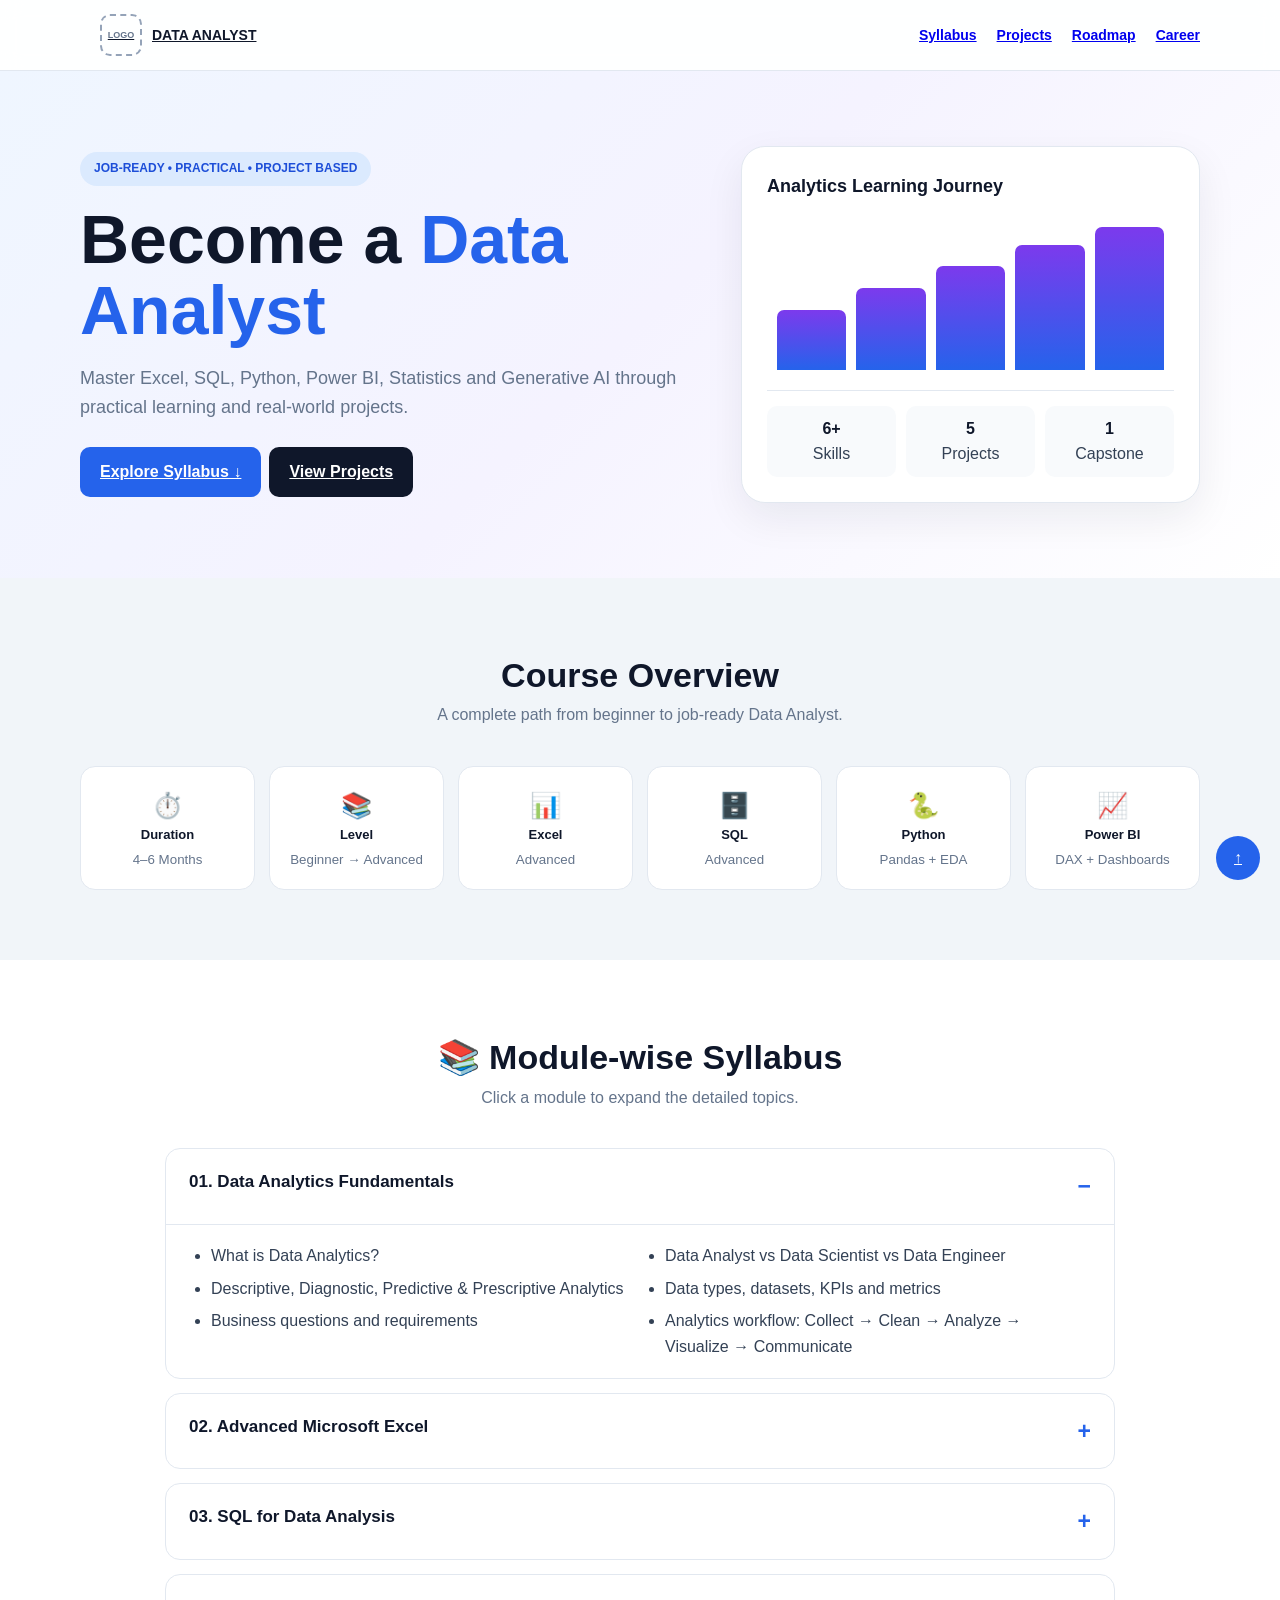
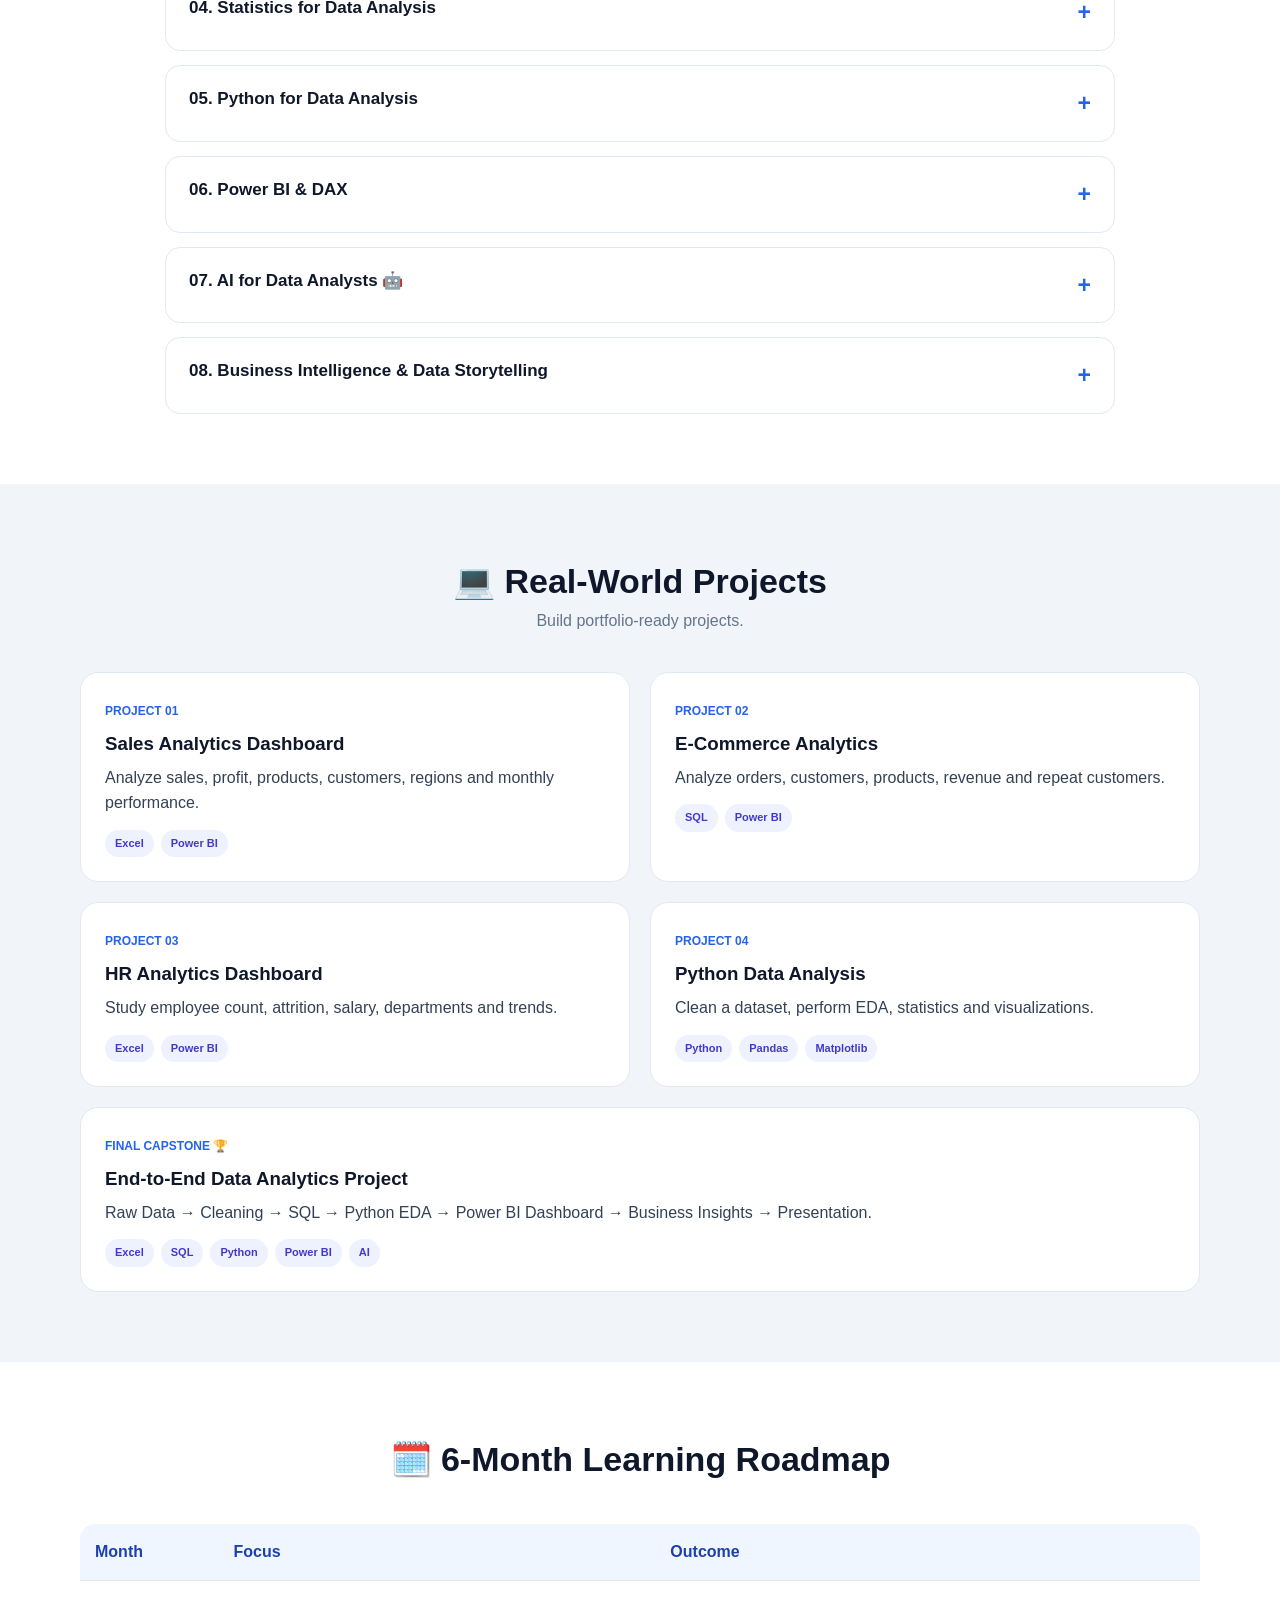
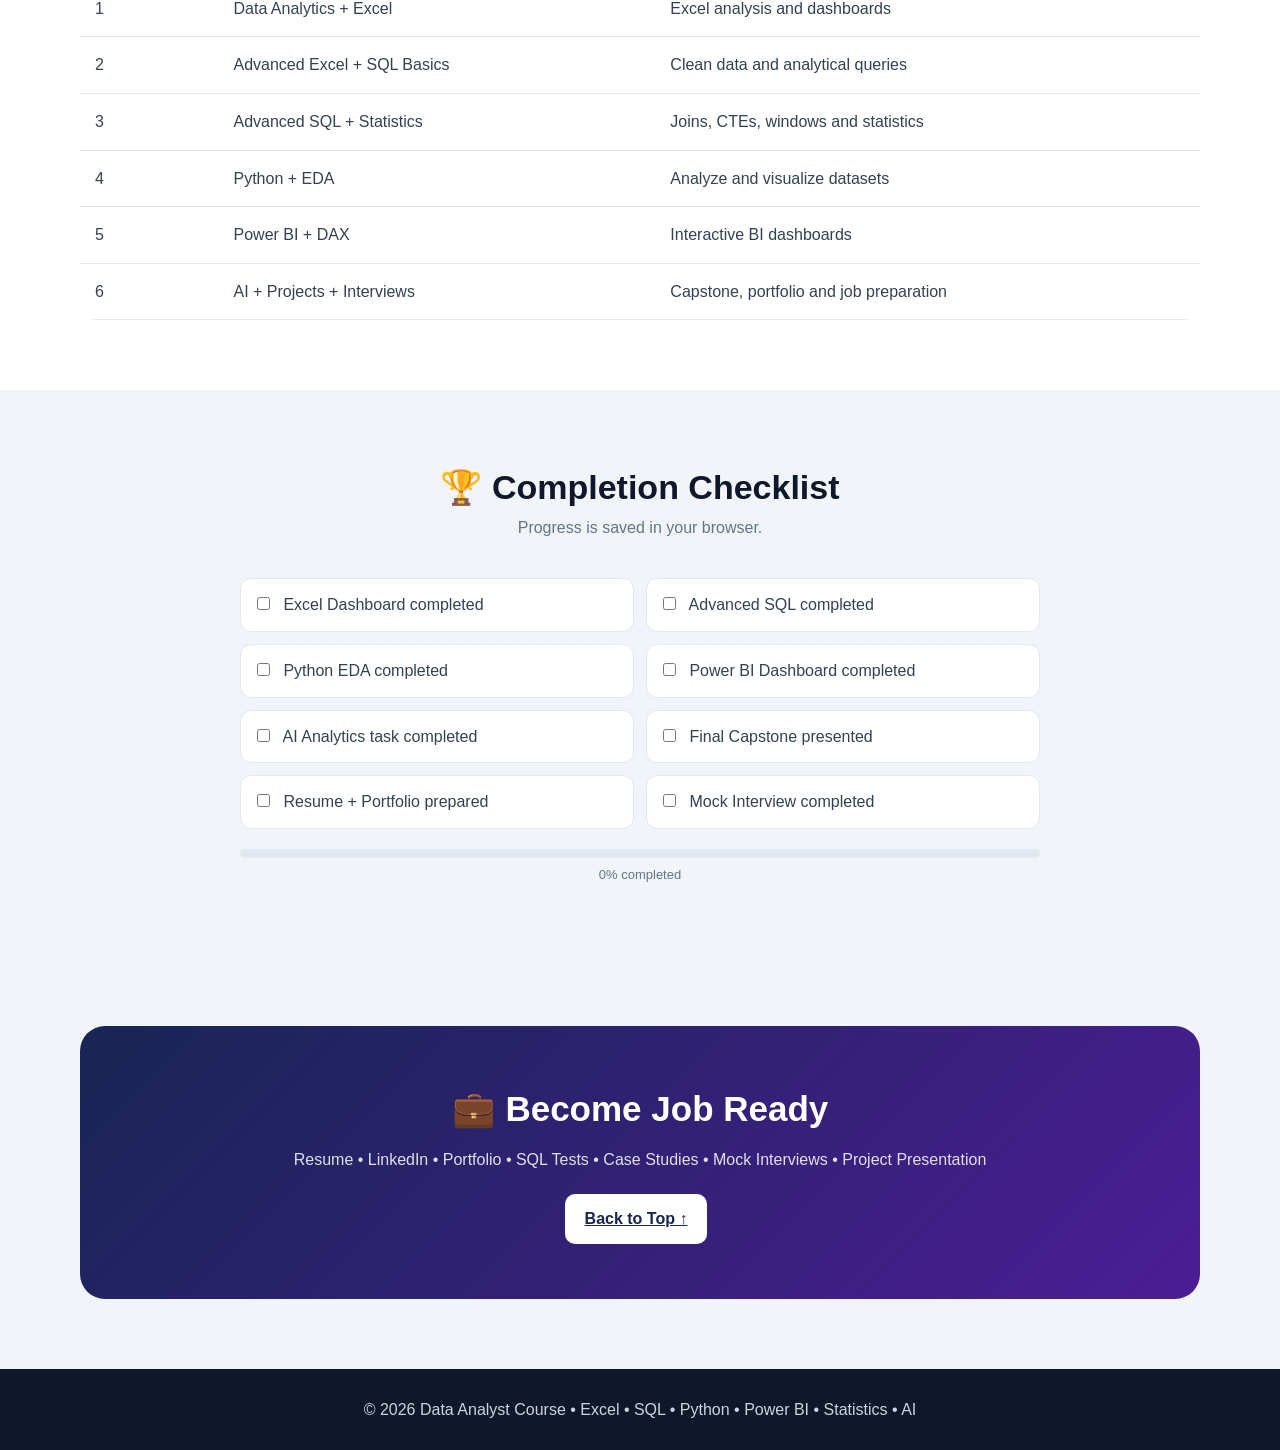
<file: data_analyst_course.html>
<!DOCTYPE html>
<html lang="en">
<head>
<meta charset="UTF-8">
<meta name="viewport" content="width=device-width, initial-scale=1.0">
<title>Data Analyst - Job Ready Course</title>
<style>
:root{--p:#2563eb;--s:#7c3aed;--dark:#0f172a;--text:#334155;--muted:#64748b;--bg:#f1f5f9;--white:#fff;--border:#e2e8f0}
*{box-sizing:border-box;margin:0;padding:0}html{scroll-behavior:smooth}
body{font-family:Segoe UI,Arial,sans-serif;background:var(--bg);color:var(--text);line-height:1.6}
.container{width:min(1120px,92%);margin:auto}
header{position:sticky;top:0;z-index:10;background:#ffffffee;backdrop-filter:blur(10px);border-bottom:1px solid var(--border)}
.nav{height:70px;display:flex;align-items:center;justify-content:space-between}
.brand{display:flex;align-items:center;gap:10px;font-weight:800;color:var(--dark);font-size:19px}
.logo-placeholder{width:42px;height:42px;border:2px dashed #94a3b8;border-radius:10px;display:grid;place-items:center;font-size:9px;color:#64748b}
.nav a{margin-left:20px;font-size:14px;font-weight:600}.nav a:hover{color:var(--p)}
.hero{padding:75px 0;background:linear-gradient(135deg,#eff6ff,#f5f3ff,#fff)}
.hero-grid{display:grid;grid-template-columns:1.15fr .85fr;gap:40px;align-items:center}
.badge{display:inline-block;padding:7px 14px;border-radius:30px;background:#dbeafe;color:#1d4ed8;font-size:12px;font-weight:800}
h1{font-size:clamp(40px,6vw,68px);line-height:1.05;color:var(--dark);margin:18px 0}
h1 span{color:var(--p)}.hero p{font-size:18px;color:var(--muted);margin-bottom:25px}
.btn{display:inline-block;padding:12px 20px;border-radius:10px;background:var(--dark);color:white;font-weight:700;margin-right:8px}.btn.primary{background:var(--p)}
.analytics-card{background:white;border:1px solid var(--border);padding:25px;border-radius:24px;box-shadow:0 15px 40px #0f172a12}
.chart{height:190px;display:flex;align-items:end;gap:10px;border-bottom:1px solid var(--border);padding:20px 10px}
.bar{flex:1;height:var(--h);background:linear-gradient(#7c3aed,#2563eb);border-radius:7px 7px 0 0}
.mini{display:grid;grid-template-columns:repeat(3,1fr);gap:10px;margin-top:15px}.mini div{background:#f8fafc;padding:10px;text-align:center;border-radius:10px}.mini b{display:block;color:var(--dark)}
.section{padding:70px 0}.title{text-align:center;max-width:750px;margin:0 auto 38px}.title h2{font-size:34px;color:var(--dark)}.title p{color:var(--muted)}
.overview{display:grid;grid-template-columns:repeat(6,1fr);gap:14px}.info{background:white;border:1px solid var(--border);border-radius:15px;padding:18px 10px;text-align:center}.info .icon{font-size:25px}.info b{display:block;color:var(--dark);font-size:13px}.info small{color:var(--muted)}
.modules{max-width:950px;margin:auto;display:grid;gap:14px}
details{background:white;border:1px solid var(--border);border-radius:15px;overflow:hidden}summary{list-style:none;cursor:pointer;padding:19px 23px;font-size:17px;font-weight:800;color:var(--dark);display:flex;justify-content:space-between}summary::-webkit-details-marker{display:none}summary:after{content:'+';color:var(--p);font-size:23px}details[open] summary:after{content:'−'}
.module-body{border-top:1px solid var(--border);padding:18px 25px}.module-body ul{display:grid;grid-template-columns:1fr 1fr;gap:7px 30px;padding-left:20px}
.projects{display:grid;grid-template-columns:1fr 1fr;gap:20px}.project{background:white;border:1px solid var(--border);border-radius:18px;padding:24px;transition:.25s}.project:hover{transform:translateY(-5px);box-shadow:0 15px 35px #0f172a12}.project span{font-size:12px;color:var(--p);font-weight:800}.project h3{color:var(--dark);margin:6px 0}.tools{display:flex;gap:7px;flex-wrap:wrap;margin-top:14px}.tool{background:#eef2ff;color:#4338ca;border-radius:20px;padding:5px 10px;font-size:11px;font-weight:700}
table{width:100%;border-collapse:collapse;background:white;border-radius:15px;overflow:hidden}th,td{text-align:left;padding:15px;border-bottom:1px solid var(--border)}th{background:#eff6ff;color:#1e40af}
.checks{display:grid;grid-template-columns:1fr 1fr;gap:12px;max-width:800px;margin:auto}.check{background:white;border:1px solid var(--border);padding:13px 16px;border-radius:11px}.check input{accent-color:var(--p);margin-right:9px}
.progress-wrap{max-width:800px;height:9px;background:#e2e8f0;border-radius:20px;margin:20px auto 0;overflow:hidden}.progress{height:100%;width:0;background:linear-gradient(90deg,var(--p),var(--s));transition:.3s}
.cta{background:linear-gradient(135deg,#172554,#4c1d95);color:white;text-align:center;padding:55px;border-radius:25px}.cta h2{font-size:35px}.cta p{margin:10px 0 22px;opacity:.85}.cta .btn{background:white;color:#172554}
footer{background:var(--dark);color:#cbd5e1;text-align:center;padding:28px}.top{position:fixed;right:20px;bottom:20px;background:var(--p);color:white;width:44px;height:44px;border-radius:50%;display:grid;place-items:center}
@media(max-width:900px){.hero-grid{grid-template-columns:1fr}.overview{grid-template-columns:repeat(3,1fr)}}
@media(max-width:650px){.navlinks{display:none}.overview,.projects,.checks{grid-template-columns:1fr}.module-body ul{grid-template-columns:1fr}.section{padding:50px 0}.cta{padding:35px 20px}}
@media print{header,.btn,.top{display:none}.hero{padding:25px}.section{padding:25px}details{break-inside:avoid}details .module-body{display:block}}
</style>
</head>
<body>
<header><div class="container nav">
<a class="brand" href="#top"><div class="logo-placeholder">LOGO</div> DATA ANALYST</a>
<div class="navlinks"><a href="#syllabus">Syllabus</a><a href="#projects">Projects</a><a href="#roadmap">Roadmap</a><a href="#career">Career</a></div>
</div></header>

<section class="hero" id="top"><div class="container hero-grid">
<div><span class="badge">JOB-READY • PRACTICAL • PROJECT BASED</span>
<h1>Become a <span>Data Analyst</span></h1>
<p>Master Excel, SQL, Python, Power BI, Statistics and Generative AI through practical learning and real-world projects.</p>
<a class="btn primary" href="#syllabus">Explore Syllabus ↓</a><a class="btn" href="#projects">View Projects</a></div>
<div class="analytics-card"><b style="font-size:18px;color:#0f172a">Analytics Learning Journey</b>
<div class="chart"><i class="bar" style="--h:40%"></i><i class="bar" style="--h:55%"></i><i class="bar" style="--h:70%"></i><i class="bar" style="--h:84%"></i><i class="bar" style="--h:96%"></i></div>
<div class="mini"><div><b>6+</b>Skills</div><div><b>5</b>Projects</div><div><b>1</b>Capstone</div></div></div>
</div></section>

<section class="section"><div class="container"><div class="title"><h2>Course Overview</h2><p>A complete path from beginner to job-ready Data Analyst.</p></div>
<div class="overview">
<div class="info"><div class="icon">⏱️</div><b>Duration</b><small>4–6 Months</small></div><div class="info"><div class="icon">📚</div><b>Level</b><small>Beginner → Advanced</small></div><div class="info"><div class="icon">📊</div><b>Excel</b><small>Advanced</small></div><div class="info"><div class="icon">🗄️</div><b>SQL</b><small>Advanced</small></div><div class="info"><div class="icon">🐍</div><b>Python</b><small>Pandas + EDA</small></div><div class="info"><div class="icon">📈</div><b>Power BI</b><small>DAX + Dashboards</small></div>
</div></div></section>

<section class="section" id="syllabus" style="background:white"><div class="container"><div class="title"><h2>📚 Module-wise Syllabus</h2><p>Click a module to expand the detailed topics.</p></div><div class="modules">
<details open><summary>01. Data Analytics Fundamentals</summary><div class="module-body"><ul><li>What is Data Analytics?</li><li>Data Analyst vs Data Scientist vs Data Engineer</li><li>Descriptive, Diagnostic, Predictive & Prescriptive Analytics</li><li>Data types, datasets, KPIs and metrics</li><li>Business questions and requirements</li><li>Analytics workflow: Collect → Clean → Analyze → Visualize → Communicate</li></ul></div></details>
<details><summary>02. Advanced Microsoft Excel</summary><div class="module-body"><ul><li>Excel Tables, sorting, filtering and validation</li><li>SUM, AVERAGE, COUNT, IF, AND, OR, IFERROR</li><li>SUMIF/SUMIFS, COUNTIF/COUNTIFS, AVERAGEIFS</li><li>VLOOKUP, XLOOKUP, INDEX-MATCH, XMATCH</li><li>Text & Date functions</li><li>Data cleaning, duplicates and missing values</li><li>Pivot Tables, Pivot Charts and Slicers</li><li>Power Query and Power Pivot</li><li>Interactive Excel dashboards</li></ul></div></details>
<details><summary>03. SQL for Data Analysis</summary><div class="module-body"><ul><li>Database, tables, keys and relationships</li><li>SELECT, WHERE, DISTINCT, ORDER BY</li><li>LIKE, IN, BETWEEN and NULL handling</li><li>COUNT, SUM, AVG, MIN, MAX</li><li>GROUP BY, HAVING and CASE WHEN</li><li>INNER, LEFT, RIGHT, FULL, SELF and CROSS JOIN</li><li>UNION and UNION ALL</li><li>Subqueries and Views</li><li>CTEs and Window Functions</li><li>ROW_NUMBER, RANK, DENSE_RANK, LAG, LEAD</li></ul></div></details>
<details><summary>04. Statistics for Data Analysis</summary><div class="module-body"><ul><li>Mean, Median, Mode and Range</li><li>Variance and Standard Deviation</li><li>Percentiles, Quartiles and IQR</li><li>Outlier detection</li><li>Probability and Sampling</li><li>Correlation vs Causation</li><li>Confidence Intervals</li><li>Hypothesis Testing and P-value</li><li>T-Test, Chi-Square and ANOVA</li><li>Regression basics</li></ul></div></details>
<details><summary>05. Python for Data Analysis</summary><div class="module-body"><ul><li>Python fundamentals, conditions, loops and functions</li><li>Lists, Tuples, Sets and Dictionaries</li><li>NumPy arrays and operations</li><li>Pandas Series and DataFrames</li><li>CSV/Excel import and data inspection</li><li>Filtering, sorting and missing values</li><li>GroupBy, Merge, Join, Concat and Pivot</li><li>Matplotlib and Seaborn</li><li>Exploratory Data Analysis (EDA)</li></ul></div></details>
<details><summary>06. Power BI & DAX</summary><div class="module-body"><ul><li>Power BI Desktop and data sources</li><li>Power Query cleaning and transformation</li><li>Merge and Append queries</li><li>Data modeling, relationships and Star Schema</li><li>Fact & Dimension tables</li><li>DAX calculated columns and measures</li><li>CALCULATE, FILTER, SUMX, COUNTX</li><li>MTD, YTD and previous-year analysis</li><li>KPI cards, charts, slicers and drill-through</li><li>Bookmarks, tooltips, publishing and sharing</li></ul></div></details>
<details><summary>07. AI for Data Analysts 🤖</summary><div class="module-body"><ul><li>Generative AI fundamentals</li><li>Prompt Engineering for analytics</li><li>AI for Excel formulas, SQL and Python</li><li>AI-assisted data cleaning and insights</li><li>AI-assisted reports and documentation</li><li>Verify AI output and avoid hallucinations</li><li>Data privacy and responsible AI</li></ul></div></details>
<details><summary>08. Business Intelligence & Data Storytelling</summary><div class="module-body"><ul><li>Business requirements and KPI selection</li><li>Choosing the right chart</li><li>Dashboard design principles</li><li>Finding trends, patterns and anomalies</li><li>Actionable recommendations</li><li>Presenting insights to management</li></ul></div></details>
</div></div></section>

<section class="section" id="projects"><div class="container"><div class="title"><h2>💻 Real-World Projects</h2><p>Build portfolio-ready projects.</p></div><div class="projects">
<div class="project"><span>PROJECT 01</span><h3>Sales Analytics Dashboard</h3><p>Analyze sales, profit, products, customers, regions and monthly performance.</p><div class="tools"><b class="tool">Excel</b><b class="tool">Power BI</b></div></div>
<div class="project"><span>PROJECT 02</span><h3>E-Commerce Analytics</h3><p>Analyze orders, customers, products, revenue and repeat customers.</p><div class="tools"><b class="tool">SQL</b><b class="tool">Power BI</b></div></div>
<div class="project"><span>PROJECT 03</span><h3>HR Analytics Dashboard</h3><p>Study employee count, attrition, salary, departments and trends.</p><div class="tools"><b class="tool">Excel</b><b class="tool">Power BI</b></div></div>
<div class="project"><span>PROJECT 04</span><h3>Python Data Analysis</h3><p>Clean a dataset, perform EDA, statistics and visualizations.</p><div class="tools"><b class="tool">Python</b><b class="tool">Pandas</b><b class="tool">Matplotlib</b></div></div>
<div class="project" style="grid-column:1/-1"><span>FINAL CAPSTONE 🏆</span><h3>End-to-End Data Analytics Project</h3><p>Raw Data → Cleaning → SQL → Python EDA → Power BI Dashboard → Business Insights → Presentation.</p><div class="tools"><b class="tool">Excel</b><b class="tool">SQL</b><b class="tool">Python</b><b class="tool">Power BI</b><b class="tool">AI</b></div></div>
</div></div></section>

<section class="section" id="roadmap" style="background:white"><div class="container"><div class="title"><h2>🗓️ 6-Month Learning Roadmap</h2></div><table><thead><tr><th>Month</th><th>Focus</th><th>Outcome</th></tr></thead><tbody>
<tr><td>1</td><td>Data Analytics + Excel</td><td>Excel analysis and dashboards</td></tr><tr><td>2</td><td>Advanced Excel + SQL Basics</td><td>Clean data and analytical queries</td></tr><tr><td>3</td><td>Advanced SQL + Statistics</td><td>Joins, CTEs, windows and statistics</td></tr><tr><td>4</td><td>Python + EDA</td><td>Analyze and visualize datasets</td></tr><tr><td>5</td><td>Power BI + DAX</td><td>Interactive BI dashboards</td></tr><tr><td>6</td><td>AI + Projects + Interviews</td><td>Capstone, portfolio and job preparation</td></tr>
</tbody></table></div></section>

<section class="section"><div class="container"><div class="title"><h2>🏆 Completion Checklist</h2><p>Progress is saved in your browser.</p></div><div class="checks" id="checklist">
<label class="check"><input type="checkbox"> Excel Dashboard completed</label><label class="check"><input type="checkbox"> Advanced SQL completed</label><label class="check"><input type="checkbox"> Python EDA completed</label><label class="check"><input type="checkbox"> Power BI Dashboard completed</label><label class="check"><input type="checkbox"> AI Analytics task completed</label><label class="check"><input type="checkbox"> Final Capstone presented</label><label class="check"><input type="checkbox"> Resume + Portfolio prepared</label><label class="check"><input type="checkbox"> Mock Interview completed</label>
</div><div class="progress-wrap"><div class="progress" id="progress"></div></div><p id="progressText" style="text-align:center;color:#64748b;font-size:13px;margin-top:7px">0% completed</p></div></section>

<section class="section" id="career"><div class="container"><div class="cta"><h2>💼 Become Job Ready</h2><p>Resume • LinkedIn • Portfolio • SQL Tests • Case Studies • Mock Interviews • Project Presentation</p><a href="#top" class="btn">Back to Top ↑</a></div></div></section>
<footer>© 2026 Data Analyst Course • Excel • SQL • Python • Power BI • Statistics • AI</footer>
<a class="top" href="#top">↑</a>
<script>
const boxes=[...document.querySelectorAll('#checklist input')],bar=document.getElementById('progress'),txt=document.getElementById('progressText');
const saved=JSON.parse(localStorage.getItem('daProgress')||'[]');
boxes.forEach((b,i)=>{b.checked=!!saved[i];b.addEventListener('change',update)});
function update(){let n=boxes.filter(b=>b.checked).length,p=Math.round(n/boxes.length*100);bar.style.width=p+'%';txt.textContent=p+'% completed';localStorage.setItem('daProgress',JSON.stringify(boxes.map(b=>b.checked)))}
update();
</script>
</body></html>
</file>
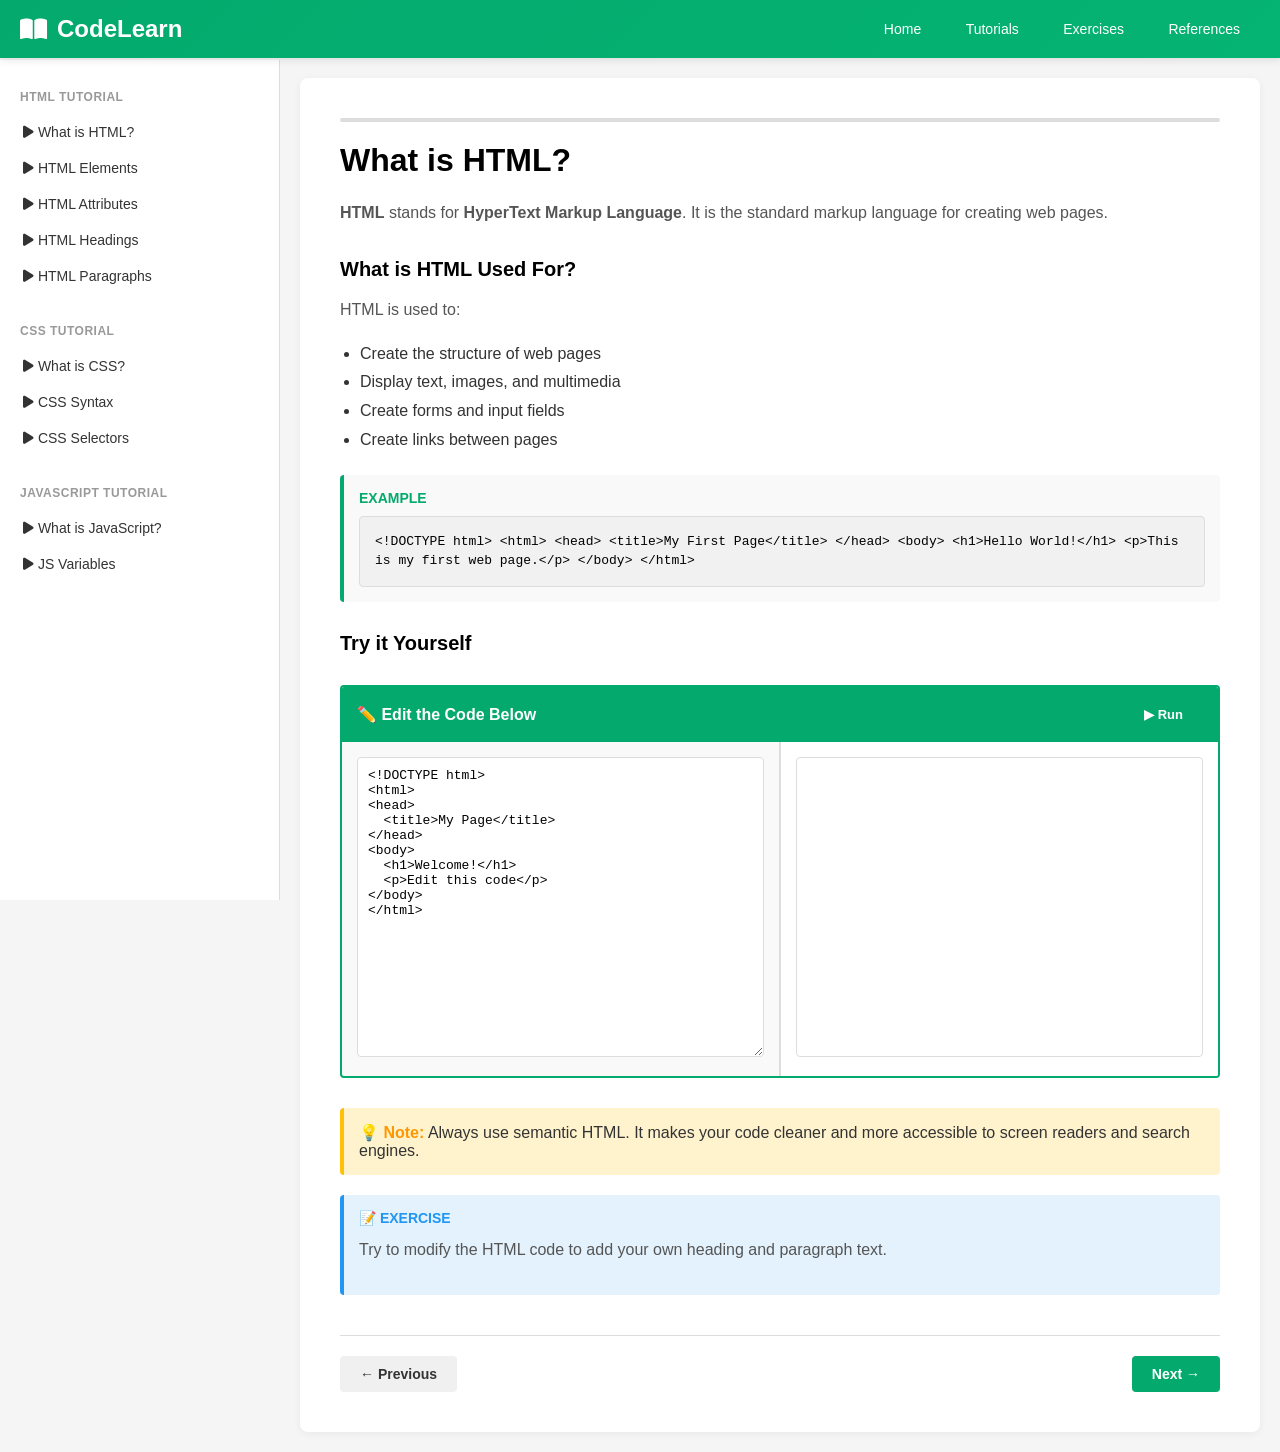
<file: delete1.html>
<!DOCTYPE html>
<html lang="en">
<head>
    <meta charset="UTF-8">
    <meta name="viewport" content="width=device-width, initial-scale=1.0">
    <title>CodeLearn - Learn to Code Like W3Schools</title>
    <link rel="stylesheet" href="https://cdnjs.cloudflare.com/ajax/libs/font-awesome/6.5.1/css/all.min.css">
    <style>
        * {
            margin: 0;
            padding: 0;
            box-sizing: border-box;
        }
        
        body {
            font-family: 'Segoe UI', Tahoma, Geneva, Verdana, sans-serif;
            background-color: #f5f5f5;
            color: #333;
        }
        
        /* Header */
        header {
            background: linear-gradient(135deg, #04AA6D 0%, #05b372 100%);
            color: white;
            padding: 15px 20px;
            position: sticky;
            top: 0;
            z-index: 100;
            box-shadow: 0 2px 8px rgba(0,0,0,0.1);
        }
        
        header .container {
            max-width: 1400px;
            margin: 0 auto;
            display: flex;
            justify-content: space-between;
            align-items: center;
        }
        
        header h1 {
            font-size: 24px;
            font-weight: 700;
            display: flex;
            align-items: center;
            gap: 10px;
        }
        
        header nav a {
            color: white;
            text-decoration: none;
            margin: 0 20px;
            font-size: 14px;
        }
        
        header nav a:hover {
            opacity: 0.8;
        }
        
        /* Main Container */
        .main-wrapper {
            display: flex;
            max-width: 1400px;
            margin: 0 auto;
            min-height: calc(100vh - 60px);
        }
        
        /* Sidebar */
        .sidebar {
            width: 280px;
            background: white;
            border-right: 1px solid #ddd;
            overflow-y: auto;
            padding: 20px 0;
            position: sticky;
            top: 60px;
            height: calc(100vh - 60px);
        }
        
        .sidebar-section {
            margin-bottom: 20px;
        }
        
        .sidebar-section h3 {
            padding: 10px 20px;
            font-size: 12px;
            text-transform: uppercase;
            color: #999;
            font-weight: 700;
            letter-spacing: 0.5px;
        }
        
        .sidebar-item {
            padding: 10px 20px;
            cursor: pointer;
            border-left: 3px solid transparent;
            transition: all 0.3s ease;
            font-size: 14px;
            color: #333;
        }
        
        .sidebar-item:hover {
            background: #f0f0f0;
            border-left-color: #04AA6D;
            color: #04AA6D;
        }
        
        .sidebar-item.active {
            background: #e8f5ee;
            border-left-color: #04AA6D;
            color: #04AA6D;
            font-weight: 600;
        }
        
        /* Main Content */
        .content {
            flex: 1;
            padding: 40px;
            background: white;
            margin: 20px;
            border-radius: 8px;
            box-shadow: 0 2px 8px rgba(0,0,0,0.05);
        }
        
        .content h2 {
            font-size: 32px;
            margin-bottom: 20px;
            color: #000;
        }
        
        .content p {
            line-height: 1.8;
            margin-bottom: 15px;
            color: #555;
        }
        
        .content h3 {
            font-size: 20px;
            margin-top: 30px;
            margin-bottom: 15px;
            color: #000;
        }
        
        .content h4 {
            font-size: 16px;
            margin-top: 20px;
            margin-bottom: 10px;
            color: #000;
        }
        
        /* Example Box */
        .example {
            background: #f9f9f9;
            border-left: 4px solid #04AA6D;
            padding: 15px;
            margin: 20px 0;
            border-radius: 4px;
        }
        
        .example-label {
            color: #04AA6D;
            font-weight: 700;
            font-size: 14px;
            margin-bottom: 10px;
        }
        
        .code-block {
            background: #f1f1f1;
            border: 1px solid #ddd;
            padding: 15px;
            border-radius: 4px;
            font-family: 'Courier New', monospace;
            font-size: 13px;
            overflow-x: auto;
            line-height: 1.5;
            color: #000;
        }
        
        /* Try It Yourself */
        .try-it-yourself {
            background: #f9f9f9;
            border: 2px solid #04AA6D;
            border-radius: 4px;
            overflow: hidden;
            margin: 30px 0;
        }
        
        .try-header {
            background: #04AA6D;
            color: white;
            padding: 12px 15px;
            font-weight: 600;
            display: flex;
            justify-content: space-between;
            align-items: center;
        }
        
        .try-container {
            display: grid;
            grid-template-columns: 1fr 1fr;
            gap: 0;
        }
        
        .try-editor {
            padding: 15px;
            border-right: 1px solid #ddd;
        }
        
        .try-editor textarea {
            width: 100%;
            height: 300px;
            padding: 10px;
            font-family: 'Courier New', monospace;
            font-size: 13px;
            border: 1px solid #ddd;
            border-radius: 4px;
            resize: vertical;
        }
        
        .try-preview {
            padding: 15px;
            background: white;
            border-left: 1px solid #ddd;
        }
        
        .try-preview iframe {
            width: 100%;
            height: 300px;
            border: 1px solid #ddd;
            border-radius: 4px;
        }
        
        .run-btn {
            background: #04AA6D;
            color: white;
            border: none;
            padding: 8px 20px;
            border-radius: 4px;
            cursor: pointer;
            font-weight: 600;
            font-size: 13px;
        }
        
        .run-btn:hover {
            background: #059862;
        }
        
        /* Note Box */
        .note {
            background: #fff3cd;
            border-left: 4px solid #ffc107;
            padding: 15px;
            margin: 20px 0;
            border-radius: 4px;
        }
        
        .note strong {
            color: #ff9800;
        }
        
        /* Exercise */
        .exercise {
            background: #e3f2fd;
            border-left: 4px solid #2196F3;
            padding: 15px;
            margin: 20px 0;
            border-radius: 4px;
        }
        
        .exercise-label {
            color: #2196F3;
            font-weight: 700;
            font-size: 14px;
            margin-bottom: 10px;
        }
        
        /* Navigation */
        .nav-buttons {
            display: flex;
            gap: 15px;
            margin-top: 40px;
            padding-top: 20px;
            border-top: 1px solid #ddd;
        }
        
        .btn {
            padding: 10px 20px;
            border: none;
            border-radius: 4px;
            cursor: pointer;
            font-weight: 600;
            font-size: 14px;
            transition: all 0.3s ease;
        }
        
        .btn-prev {
            background: #f0f0f0;
            color: #333;
        }
        
        .btn-prev:hover {
            background: #e0e0e0;
        }
        
        .btn-next {
            background: #04AA6D;
            color: white;
            margin-left: auto;
        }
        
        .btn-next:hover {
            background: #059862;
        }
        
        /* Progress Bar */
        .progress-bar {
            width: 100%;
            height: 4px;
            background: #ddd;
            border-radius: 2px;
            overflow: hidden;
            margin-bottom: 20px;
        }
        
        .progress {
            height: 100%;
            background: #04AA6D;
            transition: width 0.3s ease;
        }
        
        /* Responsive */
        @media (max-width: 768px) {
            .main-wrapper {
                flex-direction: column;
            }
            
            .sidebar {
                width: 100%;
                height: auto;
                position: static;
                border-right: none;
                border-bottom: 1px solid #ddd;
                padding: 10px 0;
            }
            
            .content {
                margin: 10px;
            }
            
            .try-container {
                grid-template-columns: 1fr;
            }
            
            .try-editor {
                border-right: none;
                border-bottom: 1px solid #ddd;
            }
        }
        
        .hidden {
            display: none;
        }
    </style>
</head>
<body>
    <!-- Header -->
    <header>
        <div class="container">
            <h1>
                <i class="fas fa-book-open"></i>
                CodeLearn
            </h1>
            <nav>
                <a href="#" onclick="showSection('home')">Home</a>
                <a href="#" onclick="showSection('tutorials')">Tutorials</a>
                <a href="#" onclick="showSection('exercises')">Exercises</a>
                <a href="#" onclick="showSection('references')">References</a>
            </nav>
        </div>
    </header>

    <!-- Main Container -->
    <div class="main-wrapper">
        <!-- Sidebar -->
        <aside class="sidebar">
            <div class="sidebar-section">
                <h3>HTML Tutorial</h3>
                <div class="sidebar-item active" onclick="loadLesson('html1')">
                    <i class="fas fa-play"></i> What is HTML?
                </div>
                <div class="sidebar-item" onclick="loadLesson('html2')">
                    <i class="fas fa-play"></i> HTML Elements
                </div>
                <div class="sidebar-item" onclick="loadLesson('html3')">
                    <i class="fas fa-play"></i> HTML Attributes
                </div>
                <div class="sidebar-item" onclick="loadLesson('html4')">
                    <i class="fas fa-play"></i> HTML Headings
                </div>
                <div class="sidebar-item" onclick="loadLesson('html5')">
                    <i class="fas fa-play"></i> HTML Paragraphs
                </div>
            </div>

            <div class="sidebar-section">
                <h3>CSS Tutorial</h3>
                <div class="sidebar-item" onclick="loadLesson('css1')">
                    <i class="fas fa-play"></i> What is CSS?
                </div>
                <div class="sidebar-item" onclick="loadLesson('css2')">
                    <i class="fas fa-play"></i> CSS Syntax
                </div>
                <div class="sidebar-item" onclick="loadLesson('css3')">
                    <i class="fas fa-play"></i> CSS Selectors
                </div>
            </div>

            <div class="sidebar-section">
                <h3>JavaScript Tutorial</h3>
                <div class="sidebar-item" onclick="loadLesson('js1')">
                    <i class="fas fa-play"></i> What is JavaScript?
                </div>
                <div class="sidebar-item" onclick="loadLesson('js2')">
                    <i class="fas fa-play"></i> JS Variables
                </div>
            </div>
        </aside>

        <!-- Content Area -->
        <main class="content" id="content">
            <!-- Progress Bar -->
            <div class="progress-bar">
                <div class="progress" id="progressBar" style="width: 0%;"></div>
            </div>

            <!-- HTML1: What is HTML? -->
            <div id="lesson-html1" class="lesson">
                <h2>What is HTML?</h2>
                
                <p><strong>HTML</strong> stands for <strong>HyperText Markup Language</strong>. It is the standard markup language for creating web pages.</p>

                <h3>What is HTML Used For?</h3>
                <p>HTML is used to:</p>
                <ul style="margin-left: 20px; line-height: 1.8;">
                    <li>Create the structure of web pages</li>
                    <li>Display text, images, and multimedia</li>
                    <li>Create forms and input fields</li>
                    <li>Create links between pages</li>
                </ul>

                <div class="example">
                    <div class="example-label">EXAMPLE</div>
                    <div class="code-block">&lt;!DOCTYPE html&gt;
&lt;html&gt;
&lt;head&gt;
  &lt;title&gt;My First Page&lt;/title&gt;
&lt;/head&gt;
&lt;body&gt;
  &lt;h1&gt;Hello World!&lt;/h1&gt;
  &lt;p&gt;This is my first web page.&lt;/p&gt;
&lt;/body&gt;
&lt;/html&gt;</div>
                </div>

                <h3>Try it Yourself</h3>
                <div class="try-it-yourself">
                    <div class="try-header">
                        <span>✏️ Edit the Code Below</span>
                        <button class="run-btn" onclick="runCode('html1')">▶ Run</button>
                    </div>
                    <div class="try-container">
                        <div class="try-editor">
                            <textarea id="code-html1">&lt;!DOCTYPE html&gt;
&lt;html&gt;
&lt;head&gt;
  &lt;title&gt;My Page&lt;/title&gt;
&lt;/head&gt;
&lt;body&gt;
  &lt;h1&gt;Welcome!&lt;/h1&gt;
  &lt;p&gt;Edit this code&lt;/p&gt;
&lt;/body&gt;
&lt;/html&gt;</textarea>
                        </div>
                        <div class="try-preview">
                            <iframe id="preview-html1"></iframe>
                        </div>
                    </div>
                </div>

                <div class="note">
                    <strong>💡 Note:</strong> Always use semantic HTML. It makes your code cleaner and more accessible to screen readers and search engines.
                </div>

                <div class="exercise">
                    <div class="exercise-label">📝 EXERCISE</div>
                    <p>Try to modify the HTML code to add your own heading and paragraph text.</p>
                </div>

                <div class="nav-buttons">
                    <button class="btn btn-prev" onclick="prevLesson()">← Previous</button>
                    <button class="btn btn-next" onclick="nextLesson()">Next →</button>
                </div>
            </div>

            <!-- HTML2: Elements -->
            <div id="lesson-html2" class="lesson hidden">
                <h2>HTML Elements</h2>
                
                <p>An HTML element is defined by a start tag, some content, and an end tag.</p>

                <h3>HTML Element Structure</h3>
                <div class="code-block">&lt;tagname&gt;Content goes here...&lt;/tagname&gt;</div>

                <h3>Examples of Common Elements</h3>
                <div class="example">
                    <div class="example-label">EXAMPLE</div>
                    <div class="code-block">&lt;h1&gt;This is a heading&lt;/h1&gt;
&lt;p&gt;This is a paragraph.&lt;/p&gt;
&lt;a href="https://google.com"&gt;This is a link&lt;/a&gt;
&lt;img src="image.jpg" alt="Description"&gt;</div>
                </div>

                <h3>Try it Yourself</h3>
                <div class="try-it-yourself">
                    <div class="try-header">
                        <span>✏️ Edit the Code Below</span>
                        <button class="run-btn" onclick="runCode('html2')">▶ Run</button>
                    </div>
                    <div class="try-container">
                        <div class="try-editor">
                            <textarea id="code-html2">&lt;h1&gt;Heading 1&lt;/h1&gt;
&lt;h2&gt;Heading 2&lt;/h2&gt;
&lt;p&gt;This is a paragraph.&lt;/p&gt;
&lt;strong&gt;Bold text&lt;/strong&gt;
&lt;em&gt;Italic text&lt;/em&gt;</textarea>
                        </div>
                        <div class="try-preview">
                            <iframe id="preview-html2"></iframe>
                        </div>
                    </div>
                </div>

                <div class="nav-buttons">
                    <button class="btn btn-prev" onclick="prevLesson()">← Previous</button>
                    <button class="btn btn-next" onclick="nextLesson()">Next →</button>
                </div>
            </div>

            <!-- HTML3: Attributes -->
            <div id="lesson-html3" class="lesson hidden">
                <h2>HTML Attributes</h2>
                
                <p>HTML attributes provide additional information about HTML elements.</p>

                <h3>Attribute Structure</h3>
                <div class="code-block">&lt;tag attribute="value"&gt;Content&lt;/tag&gt;</div>

                <h3>Common Attributes</h3>
                <ul style="margin-left: 20px; line-height: 1.8;">
                    <li><strong>href</strong> - Specifies the URL for links</li>
                    <li><strong>src</strong> - Specifies the source of an image</li>
                    <li><strong>alt</strong> - Alternative text for images</li>
                    <li><strong>style</strong> - Inline CSS styles</li>
                    <li><strong>class</strong> - CSS class name</li>
                    <li><strong>id</strong> - Unique identifier</li>
                </ul>

                <div class="example">
                    <div class="example-label">EXAMPLE</div>
                    <div class="code-block">&lt;a href="https://google.com"&gt;Visit Google&lt;/a&gt;
&lt;img src="photo.jpg" alt="My Photo" width="300"&gt;
&lt;p style="color: red;"&gt;Red Text&lt;/p&gt;
&lt;div id="main"&gt;Main Content&lt;/div&gt;</div>
                </div>

                <h3>Try it Yourself</h3>
                <div class="try-it-yourself">
                    <div class="try-header">
                        <span>✏️ Edit the Code Below</span>
                        <button class="run-btn" onclick="runCode('html3')">▶ Run</button>
                    </div>
                    <div class="try-container">
                        <div class="try-editor">
                            <textarea id="code-html3">&lt;a href="https://www.google.com"&gt;Click here&lt;/a&gt;
&lt;p style="color: blue; font-size: 20px;"&gt;Styled Paragraph&lt;/p&gt;
&lt;p title="This is a tooltip"&gt;Hover over me&lt;/p&gt;</textarea>
                        </div>
                        <div class="try-preview">
                            <iframe id="preview-html3"></iframe>
                        </div>
                    </div>
                </div>

                <div class="nav-buttons">
                    <button class="btn btn-prev" onclick="prevLesson()">← Previous</button>
                    <button class="btn btn-next" onclick="nextLesson()">Next →</button>
                </div>
            </div>

            <!-- HTML4: Headings -->
            <div id="lesson-html4" class="lesson hidden">
                <h2>HTML Headings</h2>
                
                <p>HTML headings are used to define headings on a page. There are 6 levels: h1 to h6.</p>

                <h3>Heading Importance</h3>
                <ul style="margin-left: 20px; line-height: 1.8;">
                    <li><strong>&lt;h1&gt;</strong> - Most important (main title)</li>
                    <li><strong>&lt;h2&gt;</strong> - Less important</li>
                    <li><strong>&lt;h3&gt; to &lt;h6&gt;</strong> - Progressively less important</li>
                </ul>

                <div class="example">
                    <div class="example-label">EXAMPLE</div>
                    <div class="code-block">&lt;h1&gt;Main Heading&lt;/h1&gt;
&lt;h2&gt;Subheading&lt;/h2&gt;
&lt;h3&gt;Sub-subheading&lt;/h3&gt;</div>
                </div>

                <h3>Try it Yourself</h3>
                <div class="try-it-yourself">
                    <div class="try-header">
                        <span>✏️ Edit the Code Below</span>
                        <button class="run-btn" onclick="runCode('html4')">▶ Run</button>
                    </div>
                    <div class="try-container">
                        <div class="try-editor">
                            <textarea id="code-html4">&lt;h1&gt;Heading 1&lt;/h1&gt;
&lt;h2&gt;Heading 2&lt;/h2&gt;
&lt;h3&gt;Heading 3&lt;/h3&gt;
&lt;h4&gt;Heading 4&lt;/h4&gt;
&lt;h5&gt;Heading 5&lt;/h5&gt;
&lt;h6&gt;Heading 6&lt;/h6&gt;</textarea>
                        </div>
                        <div class="try-preview">
                            <iframe id="preview-html4"></iframe>
                        </div>
                    </div>
                </div>

                <div class="nav-buttons">
                    <button class="btn btn-prev" onclick="prevLesson()">← Previous</button>
                    <button class="btn btn-next" onclick="nextLesson()">Next →</button>
                </div>
            </div>

            <!-- HTML5: Paragraphs -->
            <div id="lesson-html5" class="lesson hidden">
                <h2>HTML Paragraphs</h2>
                
                <p>The &lt;p&gt; tag defines a paragraph. Browsers automatically add space before and after a paragraph.</p>

                <div class="example">
                    <div class="example-label">EXAMPLE</div>
                    <div class="code-block">&lt;p&gt;This is a paragraph.&lt;/p&gt;
&lt;p&gt;This is another paragraph.&lt;/p&gt;</div>
                </div>

                <h3>Formatting Text Within Paragraphs</h3>
                <ul style="margin-left: 20px; line-height: 1.8;">
                    <li><strong>&lt;strong&gt;</strong> - Bold text with strong importance</li>
                    <li><strong>&lt;em&gt;</strong> - Italic text with emphasis</li>
                    <li><strong>&lt;br&gt;</strong> - Line break</li>
                    <li><strong>&lt;hr&gt;</strong> - Horizontal rule</li>
                </ul>

                <h3>Try it Yourself</h3>
                <div class="try-it-yourself">
                    <div class="try-header">
                        <span>✏️ Edit the Code Below</span>
                        <button class="run-btn" onclick="runCode('html5')">▶ Run</button>
                    </div>
                    <div class="try-container">
                        <div class="try-editor">
                            <textarea id="code-html5">&lt;p&gt;This is a paragraph.&lt;/p&gt;
&lt;p&gt;This is &lt;strong&gt;bold&lt;/strong&gt; text.&lt;/p&gt;
&lt;p&gt;This is &lt;em&gt;italic&lt;/em&gt; text.&lt;/p&gt;
&lt;p&gt;Line 1&lt;br&gt;Line 2&lt;/p&gt;</textarea>
                        </div>
                        <div class="try-preview">
                            <iframe id="preview-html5"></iframe>
                        </div>
                    </div>
                </div>

                <div class="nav-buttons">
                    <button class="btn btn-prev" onclick="prevLesson()">← Previous</button>
                    <button class="btn btn-next" onclick="nextLesson()">Next →</button>
                </div>
            </div>

            <!-- CSS1: What is CSS? -->
            <div id="lesson-css1" class="lesson hidden">
                <h2>What is CSS?</h2>
                
                <p><strong>CSS</strong> stands for <strong>Cascading Style Sheets</strong>. It is used to style and layout web pages.</p>

                <h3>Three Ways to Write CSS</h3>
                <ul style="margin-left: 20px; line-height: 1.8;">
                    <li><strong>Inline CSS</strong> - Style attribute on HTML elements</li>
                    <li><strong>Internal CSS</strong> - Style tag in the head section</li>
                    <li><strong>External CSS</strong> - Separate CSS file linked to HTML</li>
                </ul>

                <div class="example">
                    <div class="example-label">EXAMPLE</div>
                    <div class="code-block">&lt;style&gt;
  h1 {
    color: red;
    font-size: 32px;
  }
  p {
    color: blue;
  }
&lt;/style&gt;</div>
                </div>

                <h3>Try it Yourself</h3>
                <div class="try-it-yourself">
                    <div class="try-header">
                        <span>✏️ Edit the Code Below</span>
                        <button class="run-btn" onclick="runCode('css1')">▶ Run</button>
                    </div>
                    <div class="try-container">
                        <div class="try-editor">
                            <textarea id="code-css1">&lt;style&gt;
  h1 {
    color: #04AA6D;
    text-align: center;
  }
  p {
    color: #555;
    font-size: 16px;
  }
&lt;/style&gt;

&lt;h1&gt;Styled Heading&lt;/h1&gt;
&lt;p&gt;This paragraph has CSS styles applied.&lt;/p&gt;</textarea>
                        </div>
                        <div class="try-preview">
                            <iframe id="preview-css1"></iframe>
                        </div>
                    </div>
                </div>

                <div class="nav-buttons">
                    <button class="btn btn-prev" onclick="prevLesson()">← Previous</button>
                    <button class="btn btn-next" onclick="nextLesson()">Next →</button>
                </div>
            </div>

            <!-- JavaScript1: What is JavaScript? -->
            <div id="lesson-js1" class="lesson hidden">
                <h2>What is JavaScript?</h2>
                
                <p><strong>JavaScript</strong> is a programming language that makes web pages interactive. It can change HTML content, styles, and respond to user actions.</p>

                <div class="example">
                    <div class="example-label">EXAMPLE</div>
                    <div class="code-block">&lt;script&gt;
  document.getElementById("demo").innerHTML = "Hello JavaScript!";
&lt;/script&gt;</div>
                </div>

                <h3>Try it Yourself</h3>
                <div class="try-it-yourself">
                    <div class="try-header">
                        <span>✏️ Edit the Code Below</span>
                        <button class="run-btn" onclick="runCode('js1')">▶ Run</button>
                    </div>
                    <div class="try-container">
                        <div class="try-editor">
                            <textarea id="code-js1">&lt;button onclick="alert('Hello! Welcome to JavaScript!')"&gt;
  Click Me
&lt;/button&gt;

&lt;p id="demo"&gt;This text will change.&lt;/p&gt;

&lt;script&gt;
  document.getElementById("demo").innerHTML = "Text changed by JavaScript!";
&lt;/script&gt;</textarea>
                        </div>
                        <div class="try-preview">
                            <iframe id="preview-js1"></iframe>
                        </div>
                    </div>
                </div>

                <div class="nav-buttons">
                    <button class="btn btn-prev" onclick="prevLesson()">← Previous</button>
                    <button class="btn btn-next" onclick="nextLesson()">Next →</button>
                </div>
            </div>

        </main>
    </div>

    <script>
        const lessons = [
            'html1', 'html2', 'html3', 'html4', 'html5', 'css1', 'js1'
        ];
        let currentLessonIndex = 0;

        function loadLesson(lessonId) {
            // Hide all lessons
            document.querySelectorAll('.lesson').forEach(lesson => {
                lesson.classList.add('hidden');
            });

            // Show selected lesson
            document.getElementById(`lesson-${lessonId}`).classList.remove('hidden');

            // Update sidebar active state
            document.querySelectorAll('.sidebar-item').forEach(item => {
                item.classList.remove('active');
            });
            event.target.closest('.sidebar-item').classList.add('active');

            // Update current lesson index
            currentLessonIndex = lessons.indexOf(lessonId);

            // Update progress
            updateProgress();

            // Run the code if it exists
            setTimeout(() => runCode(lessonId), 100);
        }

        function nextLesson() {
            if (currentLessonIndex < lessons.length - 1) {
                const nextLesson = lessons[currentLessonIndex + 1];
                document.querySelector(`[onclick="loadLesson('${nextLesson}')"]`).click();
            } else {
                alert('You have reached the end of the tutorials!');
            }
        }

        function prevLesson() {
            if (currentLessonIndex > 0) {
                const prevLesson = lessons[currentLessonIndex - 1];
                document.querySelector(`[onclick="loadLesson('${prevLesson}')"]`).click();
            }
        }

        function runCode(lessonId) {
            const codeInput = document.getElementById(`code-${lessonId}`);
            const preview = document.getElementById(`preview-${lessonId}`);

            if (!codeInput || !preview) return;

            const code = codeInput.value;
            const doc = preview.contentDocument || preview.contentWindow.document;
            doc.open();
            doc.write(code);
            doc.close();
        }

        function updateProgress() {
            const progress = ((currentLessonIndex + 1) / lessons.length) * 100;
            document.getElementById('progressBar').style.width = progress + '%';
        }

        // Initialize
        window.addEventListener('load', () => {
            loadLesson('html1');
        });
    </script>
</body>
</html>
</file>
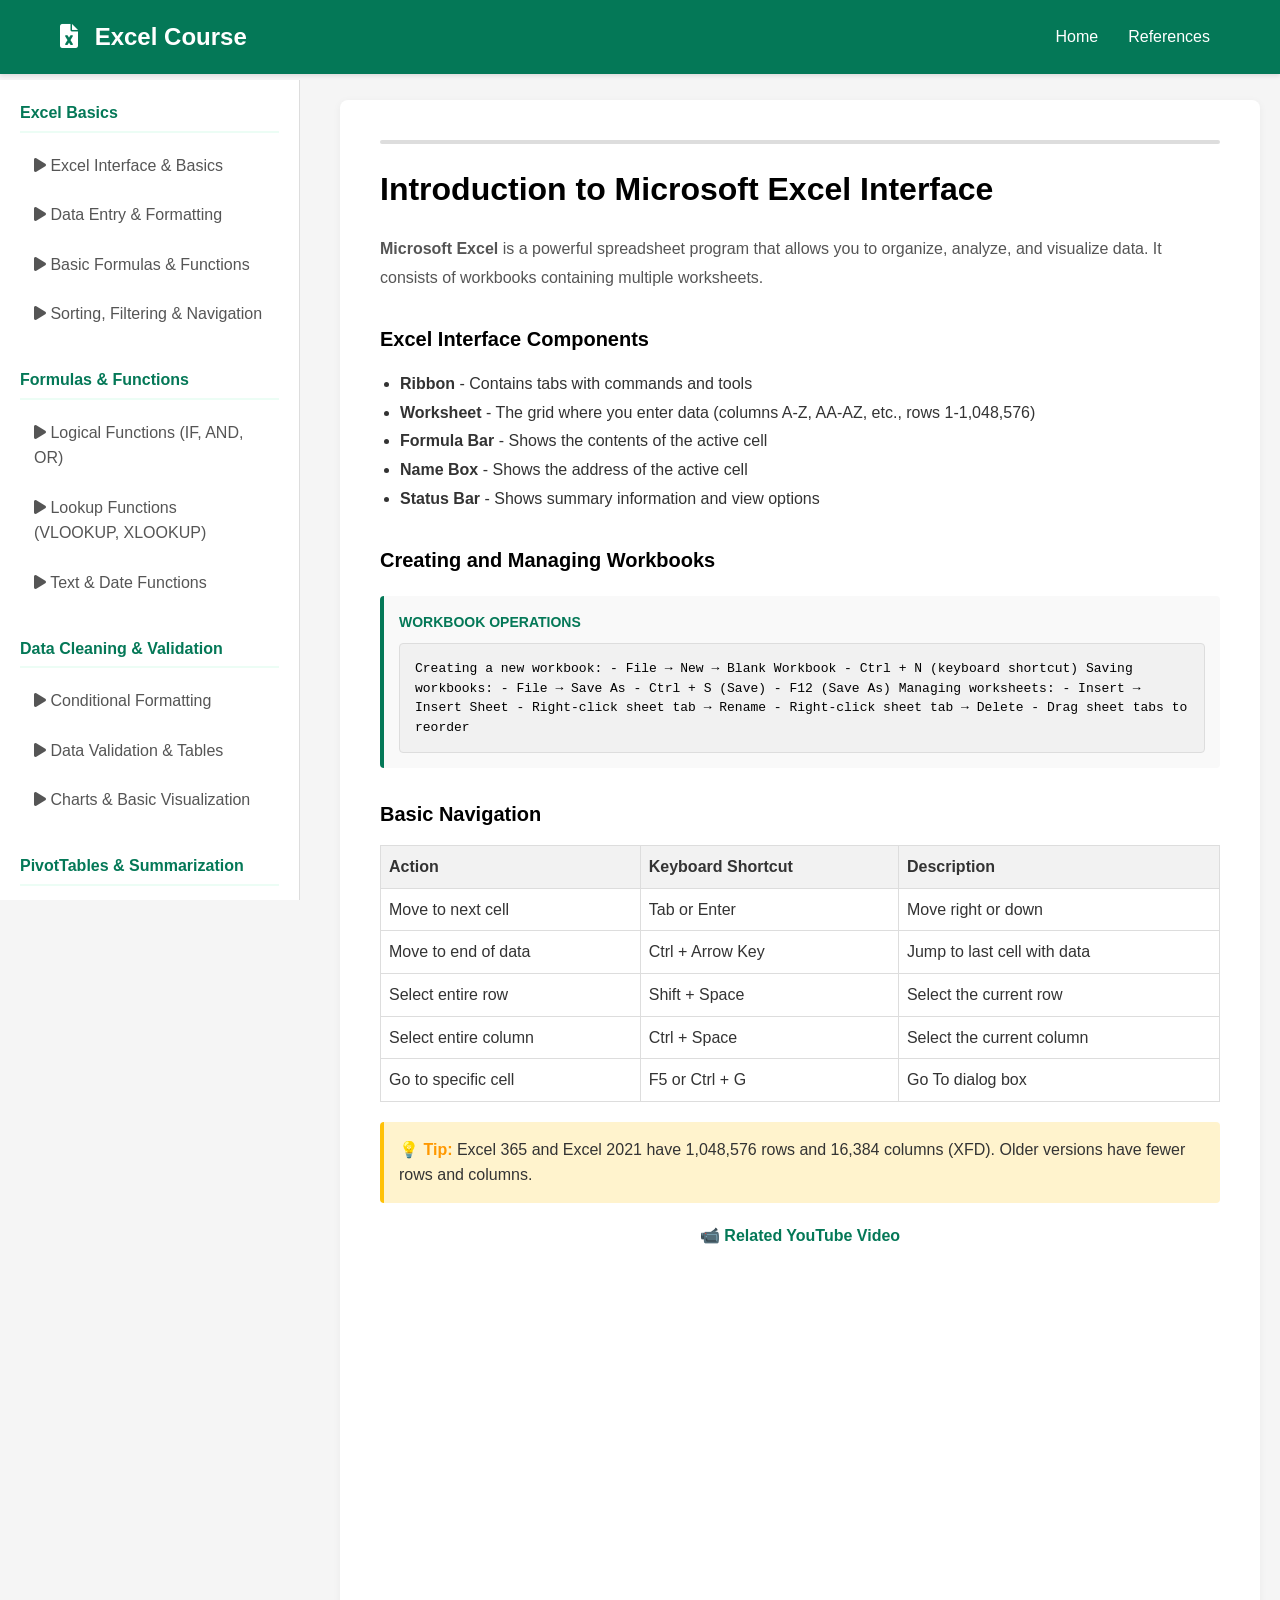
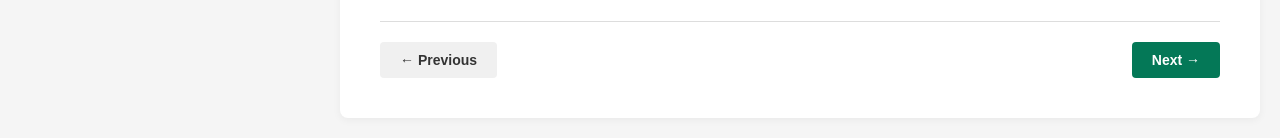
<file: Excel.html>
<!DOCTYPE html>
<html lang="en">
<head>
    <meta charset="UTF-8">
    <meta name="viewport" content="width=device-width, initial-scale=1.0">
    <title>Excel Course - From Beginner to Advanced</title>
    <link rel="stylesheet" href="https://cdnjs.cloudflare.com/ajax/libs/font-awesome/6.0.0/css/all.min.css">
    <style>
        * {
            margin: 0;
            padding: 0;
            box-sizing: border-box;
        }

        body {
            font-family: 'Segoe UI', Tahoma, Geneva, Verdana, sans-serif;
            line-height: 1.6;
            color: #333;
            background: #f5f5f5;
        }

        /* Header */
        header {
            background: #047857;
            color: white;
            padding: 1rem 0;
            position: fixed;
            width: 100%;
            top: 0;
            z-index: 1000;
            box-shadow: 0 2px 4px rgba(0,0,0,0.1);
        }

        .container {
            max-width: 1200px;
            margin: 0 auto;
            padding: 0 20px;
            display: flex;
            justify-content: space-between;
            align-items: center;
            flex-wrap: wrap;
            gap: 15px;
        }

        h1 {
            font-size: 24px;
        }

        h1 i {
            margin-right: 10px;
        }

        nav {
            display: flex;
            flex-wrap: wrap;
            gap: 10px;
            align-items: center;
        }

        nav a {
            color: white;
            text-decoration: none;
            margin-left: 0;
            font-weight: 500;
            padding: 8px 10px;
            border-radius: 4px;
        }

        nav a:hover {
            text-decoration: none;
            background: rgba(255,255,255,0.15);
        }

        /* Main Layout */
        .main-wrapper {
            display: flex;
            margin-top: 80px;
            min-height: calc(100vh - 80px);
        }

        /* Sidebar */
        .sidebar {
            width: 300px;
            background: white;
            padding: 20px;
            border-right: 1px solid #ddd;
            overflow-y: auto;
            height: calc(100vh - 80px);
            position: fixed;
            left: 0;
            top: 80px;
        }

        .sidebar-section {
            margin-bottom: 30px;
        }

        .sidebar-section h3 {
            color: #047857;
            font-size: 16px;
            margin-bottom: 10px;
            padding-bottom: 5px;
            border-bottom: 2px solid #ecfdf5;
        }

        .sidebar-item {
            display: block;
            padding: 10px 14px;
            margin: 4px 0;
            text-decoration: none;
            color: #555;
            border-radius: 6px;
            transition: all 0.3s ease;
            cursor: pointer;
        }

        .sidebar-item:hover {
            background: #f0f0f0;
            border-left-color: #047857;
            color: #047857;
        }

        .sidebar-item.active {
            background: #ecfdf5;
            border-left-color: #047857;
            color: #047857;
            font-weight: 600;
        }

        /* Main Content */
        .content {
            flex: 1;
            padding: 40px;
            background: white;
            margin: 20px 20px 20px 340px;
            border-radius: 8px;
            box-shadow: 0 2px 8px rgba(0,0,0,0.05);
            min-width: 0;
        }

        .content h2 {
            font-size: 32px;
            margin-bottom: 20px;
            color: #000;
        }

        .content p {
            line-height: 1.8;
            margin-bottom: 15px;
            color: #555;
        }

        .content h3 {
            font-size: 20px;
            margin-top: 30px;
            margin-bottom: 15px;
            color: #000;
        }

        .content h4 {
            font-size: 16px;
            margin-top: 20px;
            margin-bottom: 10px;
            color: #000;
        }

        /* Example Box */
        .example {
            background: #f9f9f9;
            border-left: 4px solid #047857;
            padding: 15px;
            margin: 20px 0;
            border-radius: 4px;
        }

        .example-label {
            color: #047857;
            font-weight: 700;
            font-size: 14px;
            margin-bottom: 10px;
        }

        .code-block {
            background: #f1f1f1;
            border: 1px solid #ddd;
            padding: 15px;
            border-radius: 4px;
            font-family: 'Courier New', monospace;
            font-size: 13px;
            overflow-x: auto;
            line-height: 1.5;
            color: #000;
        }

        /* Try It Yourself */
        .try-it-yourself {
            background: #f9f9f9;
            border: 2px solid #047857;
            border-radius: 4px;
            overflow: hidden;
            margin: 30px 0;
        }

        .try-header {
            background: #047857;
            color: white;
            padding: 12px 15px;
            font-weight: 600;
            display: flex;
            justify-content: space-between;
            align-items: center;
        }

        .try-container {
            display: grid;
            grid-template-columns: 1fr 1fr;
            gap: 0;
        }

        .try-editor {
            padding: 15px;
            border-right: 1px solid #ddd;
        }

        .try-editor textarea {
            width: 100%;
            height: 300px;
            padding: 10px;
            font-family: 'Courier New', monospace;
            font-size: 13px;
            border: 1px solid #ddd;
            border-radius: 4px;
            resize: vertical;
        }

        .try-preview {
            padding: 15px;
            background: white;
            border-left: 1px solid #ddd;
        }

        .try-preview .result {
            background: #f8f9fa;
            border: 1px solid #ddd;
            padding: 15px;
            border-radius: 4px;
            font-family: monospace;
            font-size: 13px;
            min-height: 280px;
            white-space: pre-wrap;
        }

        .run-btn {
            background: green;
            color: white;
            border: none;
            padding: 8px 20px;
            border-radius: 4px;
            cursor: pointer;
            font-weight: 600;
            font-size: 13px;
        }

        .run-btn:hover {
            background: #065f46;
        }

        /* Note Box */
        .note {
            background: #fff3cd;
            border-left: 4px solid #ffc107;
            padding: 15px;
            margin: 20px 0;
            border-radius: 4px;
        }

        .note strong {
            color: #ff9800;
        }

        /* Exercise */
        .exercise {
            background: #e3f2fd;
            border-left: 4px solid #2196F3;
            padding: 15px;
            margin: 20px 0;
            border-radius: 4px;
        }

        .exercise-label {
            color: #2196F3;
            font-weight: 700;
            font-size: 14px;
            margin-bottom: 10px;
        }

        /* Navigation */
        .nav-buttons {
            display: flex;
            gap: 15px;
            margin-top: 40px;
            padding-top: 20px;
            border-top: 1px solid #ddd;
        }

        .btn {
            padding: 10px 20px;
            border: none;
            border-radius: 4px;
            cursor: pointer;
            font-weight: 600;
            font-size: 14px;
            transition: all 0.3s ease;
        }

        .btn-prev {
            background: #f0f0f0;
            color: #333;
        }

        .btn-prev:hover {
            background: #e0e0e0;
        }

        .btn-next {
            background: #047857;
            color: white;
            margin-left: auto;
        }

        .btn-next:hover {
            background: #065f46;
        }

        /* Progress Bar */
        .progress-bar {
            width: 100%;
            height: 4px;
            background: #ddd;
            border-radius: 2px;
            overflow: hidden;
            margin-bottom: 20px;
        }

        .progress {
            height: 100%;
            background: #047857;
            transition: width 0.3s ease;
        }

        /* Responsive */
        @media (max-width: 1024px) {
            .sidebar {
                width: 260px;
            }

            .content {
                margin: 20px 20px 20px 280px;
            }
        }

        @media (max-width: 900px) {
            .main-wrapper {
                flex-direction: column;
            }

            .sidebar {
                width: 100%;
                height: auto;
                position: static;
                border-right: none;
                border-bottom: 1px solid #ddd;
                padding: 15px 20px;
                max-height: none;
            }

            .content {
                margin: 20px;
                padding: 25px;
            }

            .try-container {
                grid-template-columns: 1fr;
            }

            .try-editor {
                border-right: none;
                border-bottom: 1px solid #ddd;
            }

            .container {
                justify-content: center;
            }

            nav {
                justify-content: center;
            }
        }

        @media (max-width: 600px) {
            header {
                padding: 1rem 0.75rem;
            }

            .container {
                padding: 0 12px;
            }

            h1 {
                font-size: 20px;
            }

            nav a {
                font-size: 14px;
                padding: 6px 8px;
            }

            .content {
                padding: 18px;
                margin: 16px;
            }

            .try-editor textarea,
            .try-preview .result {
                min-height: 220px;
            }
        }

        .hidden {
            display: none;
        }

        /* Table styles for Excel results */
        .excel-table {
            border-collapse: collapse;
            width: 100%;
            margin: 10px 0;
        }

        .excel-table th, .excel-table td {
            border: 1px solid #ddd;
            padding: 8px;
            text-align: left;
        }

        .excel-table th {
            background-color: #f2f2f2;
            font-weight: bold;
        }

        /* YouTube Video Styles */
        .youtube-video {
            margin: 20px 0;
            text-align: center;
        }

        .youtube-video h4 {
            color: #047857;
            margin-bottom: 10px;
        }

        .youtube-video iframe {
            max-width: 100%;
            height: 315px;
        }
    </style>
</head>
<body>
    <!-- Header -->
    <header>
        <div class="container">
            <h1>
                <i class="fas fa-file-excel"></i>
                Excel Course
            </h1>
            <nav>
                <a href="/BasicComp.html" onclick="showSection('home')">Home</a>
                <a href="#" onclick="showSection('references')">References</a>
            </nav>
        </div>
    </header>

    <!-- Main Container -->
    <div class="main-wrapper">
        <!-- Sidebar -->
        <aside class="sidebar">
            <div class="sidebar-section">
                <h3>Excel Basics</h3>
                <div class="sidebar-item active" onclick="loadLesson('excel1')">
                    <i class="fas fa-play"></i> Excel Interface & Basics
                </div>
                <div class="sidebar-item" onclick="loadLesson('excel2')">
                    <i class="fas fa-play"></i> Data Entry & Formatting
                </div>
                <div class="sidebar-item" onclick="loadLesson('excel3')">
                    <i class="fas fa-play"></i> Basic Formulas & Functions
                </div>
                <div class="sidebar-item" onclick="loadLesson('excel4')">
                    <i class="fas fa-play"></i> Sorting, Filtering & Navigation
                </div>
            </div>

            <div class="sidebar-section">
                <h3>Formulas & Functions</h3>
                <div class="sidebar-item" onclick="loadLesson('excel5')">
                    <i class="fas fa-play"></i> Logical Functions (IF, AND, OR)
                </div>
                <div class="sidebar-item" onclick="loadLesson('excel6')">
                    <i class="fas fa-play"></i> Lookup Functions (VLOOKUP, XLOOKUP)
                </div>
                <div class="sidebar-item" onclick="loadLesson('excel7')">
                    <i class="fas fa-play"></i> Text & Date Functions
                </div>
            </div>

            <div class="sidebar-section">
                <h3>Data Cleaning & Validation</h3>
                <div class="sidebar-item" onclick="loadLesson('excel8')">
                    <i class="fas fa-play"></i> Conditional Formatting
                </div>
                <div class="sidebar-item" onclick="loadLesson('excel9')">
                    <i class="fas fa-play"></i> Data Validation & Tables
                </div>
                <div class="sidebar-item" onclick="loadLesson('excel10')">
                    <i class="fas fa-play"></i> Charts & Basic Visualization
                </div>
            </div>

            <div class="sidebar-section">
                <h3>PivotTables & Summarization</h3>
                <div class="sidebar-item" onclick="loadLesson('excel11')">
                    <i class="fas fa-play"></i> PivotTables Basics
                </div>
                <div class="sidebar-item" onclick="loadLesson('excel12')">
                    <i class="fas fa-play"></i> Advanced PivotTables
                </div>
            </div>

            <div class="sidebar-section">
                <h3>Charts & Dashboards</h3>
                <div class="sidebar-item" onclick="loadLesson('excel13')">
                    <i class="fas fa-play"></i> Advanced Charting
                </div>
                <div class="sidebar-item" onclick="loadLesson('excel14')">
                    <i class="fas fa-play"></i> Excel Dashboards & Reporting
                </div>
            </div>

            <div class="sidebar-section">
                <h3>Advanced Formulas & Analysis</h3>
                <div class="sidebar-item" onclick="loadLesson('excel15')">
                    <i class="fas fa-play"></i> Array Formulas & Dynamic Arrays
                </div>
                <div class="sidebar-item" onclick="loadLesson('excel16')">
                    <i class="fas fa-play"></i> What-If Analysis
                </div>
            </div>

            <div class="sidebar-section">
                <h3>Power Query & Power Pivot</h3>
                <div class="sidebar-item" onclick="loadLesson('excel17')">
                    <i class="fas fa-play"></i> Power Query for Data Import
                </div>
                <div class="sidebar-item" onclick="loadLesson('excel18')">
                    <i class="fas fa-play"></i> Power Pivot & Data Model
                </div>
            </div>

            <div class="sidebar-section">
                <h3>Macros & VBA</h3>
                <div class="sidebar-item" onclick="loadLesson('excel19')">
                    <i class="fas fa-play"></i> Introduction to Macros
                </div>
                <div class="sidebar-item" onclick="loadLesson('excel20')">
                    <i class="fas fa-play"></i> VBA Programming Basics
                </div>
            </div>
        </aside>

        <!-- Content Area -->
        <main class="content" id="content">
            <!-- Progress Bar -->
            <div class="progress-bar">
                <div class="progress" id="progressBar" style="width: 0%;"></div>
            </div>

            <!-- Excel1: Excel Interface & Basics -->
            <div id="lesson-excel1" class="lesson">
                <h2>Introduction to Microsoft Excel Interface</h2>

                <p><strong>Microsoft Excel</strong> is a powerful spreadsheet program that allows you to organize, analyze, and visualize data. It consists of workbooks containing multiple worksheets.</p>

                <h3>Excel Interface Components</h3>
                <ul style="margin-left: 20px; line-height: 1.8;">
                    <li><strong>Ribbon</strong> - Contains tabs with commands and tools</li>
                    <li><strong>Worksheet</strong> - The grid where you enter data (columns A-Z, AA-AZ, etc., rows 1-1,048,576)</li>
                    <li><strong>Formula Bar</strong> - Shows the contents of the active cell</li>
                    <li><strong>Name Box</strong> - Shows the address of the active cell</li>
                    <li><strong>Status Bar</strong> - Shows summary information and view options</li>
                </ul>

                <h3>Creating and Managing Workbooks</h3>
                <div class="example">
                    <div class="example-label">WORKBOOK OPERATIONS</div>
                    <div class="code-block">Creating a new workbook:
- File → New → Blank Workbook
- Ctrl + N (keyboard shortcut)

Saving workbooks:
- File → Save As
- Ctrl + S (Save)
- F12 (Save As)

Managing worksheets:
- Insert → Insert Sheet
- Right-click sheet tab → Rename
- Right-click sheet tab → Delete
- Drag sheet tabs to reorder</div>
                </div>

                <h3>Basic Navigation</h3>
                <table class="excel-table">
                    <tr><th>Action</th><th>Keyboard Shortcut</th><th>Description</th></tr>
                    <tr><td>Move to next cell</td><td>Tab or Enter</td><td>Move right or down</td></tr>
                    <tr><td>Move to end of data</td><td>Ctrl + Arrow Key</td><td>Jump to last cell with data</td></tr>
                    <tr><td>Select entire row</td><td>Shift + Space</td><td>Select the current row</td></tr>
                    <tr><td>Select entire column</td><td>Ctrl + Space</td><td>Select the current column</td></tr>
                    <tr><td>Go to specific cell</td><td>F5 or Ctrl + G</td><td>Go To dialog box</td></tr>
                </table>

                <div class="note">
                    <strong>💡 Tip:</strong> Excel 365 and Excel 2021 have 1,048,576 rows and 16,384 columns (XFD). Older versions have fewer rows and columns.
                </div>

                <div class="youtube-video" style="margin: 20px 0;">
                    <h4>📹 Related YouTube Video</h4>
                    <iframe width="560" height="315" src="https://www.youtube.com/embed/nhQObRGk6hA?si=gi8Ck28t1NIUuBnw" frameborder="0" allow="accelerometer; autoplay; clipboard-write; encrypted-media; gyroscope; picture-in-picture" allowfullscreen></iframe>
              <!-- video link u1
                 <iframe width="560" height="315" src="https://www.youtube.com/embed/nhQObRGk6hA?si=gi8Ck28t1NIUuBnw" title="YouTube video player" frameborder="0" allow="accelerometer; autoplay; clipboard-write; encrypted-media; gyroscope; picture-in-picture; web-share" referrerpolicy="strict-origin-when-cross-origin" allowfullscreen></iframe>   
             
                -->
                </div>

                <div class="nav-buttons">
                    <button class="btn btn-prev" onclick="prevLesson()">← Previous</button>
                    <button class="btn btn-next" onclick="nextLesson()">Next →</button>
                </div>
            </div>

            <!-- Excel2: Data Entry & Formatting -->
            <div id="lesson-excel2" class="lesson hidden">
                <h2>Data Entry and Basic Cell Formatting</h2>

                <p>Excel provides various ways to enter and format data to make your spreadsheets more readable and professional.</p>

                <h3>Data Entry Techniques</h3>
                <div class="example">
                    <div class="example-label">DATA ENTRY METHODS</div>
                    <div class="code-block">Direct typing:
- Click on a cell and start typing
- Press Enter to move down, Tab to move right

AutoFill:
- Type "January" in A1
- Drag the fill handle (small square at bottom-right) down
- Excel will fill: February, March, April...

Flash Fill (Excel 2013+):
- Type pattern in column B: "John Doe" → "Doe, John"
- Start typing the pattern in the next cell
- Excel recognizes the pattern and fills automatically
- Press Ctrl + E to accept Flash Fill</div>
                </div>

                <h3>Basic Cell Formatting</h3>
                <table class="excel-table">
                    <tr><th>Formatting Type</th><th>Location</th><th>Shortcut</th></tr>
                    <tr><td>Bold</td><td>Home → Font</td><td>Ctrl + B</td></tr>
                    <tr><td>Italic</td><td>Home → Font</td><td>Ctrl + I</td></tr>
                    <tr><td>Underline</td><td>Home → Font</td><td>Ctrl + U</td></tr>
                    <tr><td>Font Size</td><td>Home → Font</td><td>Ctrl + Shift + P</td></tr>
                    <tr><td>Font Color</td><td>Home → Font</td><td>Alt + H, F, C</td></tr>
                    <tr><td>Fill Color</td><td>Home → Font</td><td>Alt + H, H</td></tr>
                </table>

                <h3>Number Formatting</h3>
                <div class="example">
                    <div class="example-label">NUMBER FORMATS</div>
                    <div class="code-block">Currency: $1,234.56
- Right-click cell → Format Cells → Currency

Percentage: 85%
- Right-click cell → Format Cells → Percentage

Date: 12/25/2023
- Right-click cell → Format Cells → Date

Custom formats:
- "00000" for zip codes
- "(###) ###-####" for phone numbers
- "mm/dd/yyyy" for dates</div>
                </div>

                <h3>Cut, Copy, and Paste Special</h3>
                <div class="example">
                    <div class="example-label">PASTE SPECIAL OPTIONS</div>
                    <div class="code-block">Paste Special (Ctrl + Alt + V):
- Values only (removes formulas)
- Formulas only
- Formats only
- Column widths
- Transpose (switch rows/columns)
- Skip blanks
- Operation (Add, Subtract, Multiply, Divide)</div>
                </div>

                <div class="exercise">
                    <div class="exercise-label">📝 EXERCISE</div>
                    <p>Create a simple employee list with names, departments, and salaries. Apply appropriate formatting to make it look professional.</p>
                </div>

                <div class="youtube-video" style="margin: 20px 0;">
                    <h4>📹 Related YouTube Video</h4>
                    <iframe width="560" height="315" src="https://www.youtube.com/embed/RtN4TF6eYL8?si=Dtpm1E2WzpFmOEml" frameborder="0" allow="accelerometer; autoplay; clipboard-write; encrypted-media; gyroscope; picture-in-picture" allowfullscreen></iframe>
             <!-- video link u2
                    <iframe width="560" height="315" src="https://www.youtube.com/embed/RtN4TF6eYL8?si=Dtpm1E2WzpFmOEml" title="YouTube video player" frameborder="0" allow="accelerometer; autoplay; clipboard-write; encrypted-media; gyroscope; picture-in-picture; web-share" referrerpolicy="strict-origin-when-cross-origin" allowfullscreen></iframe>-->
             
             
                </div>

                <div class="nav-buttons">
                    <button class="btn btn-prev" onclick="prevLesson()">← Previous</button>
                    <button class="btn btn-next" onclick="nextLesson()">Next →</button>
                </div>
            </div>

            <!-- Excel3: Basic Formulas & Functions -->
            <div id="lesson-excel3" class="lesson hidden">
                <h2>Basic Formulas and Essential Functions</h2>

                <p>Formulas are expressions that perform calculations on values in your worksheet. Functions are predefined formulas that perform specific calculations.</p>

                <h3>Basic Formula Structure</h3>
                <div class="code-block">All formulas start with an equals sign (=)
Examples:
=A1 + B1 (addition)
=A1 - B1 (subtraction)
=A1 * B1 (multiplication)
=A1 / B1 (division)
=A1 ^ 2 (exponentiation)</div>

                <h3>Cell References</h3>
                <table class="excel-table">
                    <tr><th>Reference Type</th><th>Example</th><th>Description</th></tr>
                    <tr><td>Relative</td><td>A1</td><td>Changes when copied</td></tr>
                    <tr><td>Absolute</td><td>$A$1</td><td>Never changes when copied</td></tr>
                    <tr><td>Mixed</td><td>$A1 or A$1</td><td>Partially changes when copied</td></tr>
                </table>

                <h3>Essential Functions</h3>
                <div class="example">
                    <div class="example-label">BASIC FUNCTIONS</div>
                    <div class="code-block">SUM function:
=SUM(A1:A10) or =SUM(A1, B1, C1)

AVERAGE function:
=AVERAGE(A1:A10)

COUNT function:
=COUNT(A1:A10) - counts numbers
=COUNTA(A1:A10) - counts non-empty cells

MIN and MAX functions:
=MIN(A1:A10)
=MAX(A1:A10)</div>
                </div>

                <h3>Try It Yourself</h3>
                <div class="try-it-yourself">
                    <div class="try-header">
                        <span>✏️ Practice Basic Formulas</span>
                        <button class="run-btn" onclick="runExcel('excel3')">▶ Calculate</button>
                    </div>
                    <div class="try-container">
                        <div class="try-editor">
                            <textarea id="code-excel3">-- Sample data in cells A1:A5: 10, 20, 30, 40, 50
-- Try these formulas:
=SUM(A1:A5)
=AVERAGE(A1:A5)
=COUNT(A1:A5)
=MIN(A1:A5)
=MAX(A1:A5)</textarea>
                        </div>
                        <div class="try-preview">
                            <div class="result" id="result-excel3">
Sample Data (A1:A5): 10, 20, 30, 40, 50

Results:
SUM: 150
AVERAGE: 30
COUNT: 5
MIN: 10
MAX: 50
                            </div>
                        </div>
                    </div>
                </div>

                <div class="note">
                    <strong>💡 Tip:</strong> Use the AutoSum button (Σ) on the Home tab for quick SUM, AVERAGE, COUNT, MIN, and MAX calculations.
                </div>

                <div class="youtube-video" style="margin: 20px 0;">
                    <h4>📹 Related YouTube Video</h4>
                    <iframe width="560" height="315" src="https://www.youtube.com/embed/nhQObRGk6hA?si=vwA0RSqtJk3FcFJe" title="YouTube video player" frameborder="0" allow="accelerometer; autoplay; clipboard-write; encrypted-media; gyroscope; picture-in-picture; web-share" referrerpolicy="strict-origin-when-cross-origin" allowfullscreen></iframe>
                <!-- video link u3
                    <iframe width="560" height="315" src="https://www.youtube.com/embed/nhQObRGk6hA?si=vwA0RSqtJk3FcFJe" title="YouTube video player" frameborder="0" allow="accelerometer; autoplay; clipboard-write; encrypted-media; gyroscope; picture-in-picture; web-share" referrerpolicy="strict-origin-when-cross-origin" allowfullscreen></iframe>-->
                </div>


                <div class="nav-buttons">
                    <button class="btn btn-prev" onclick="prevLesson()">← Previous</button>
                    <button class="btn btn-next" onclick="nextLesson()">Next →</button>
                </div>
            </div>

            <!-- Excel4: Sorting, Filtering & Navigation -->
            <div id="lesson-excel4" class="lesson hidden">
                <h2>Sorting, Filtering Data and Navigation</h2>

                <p>Excel provides powerful tools to organize and analyze your data through sorting and filtering.</p>

                <h3>Sorting Data</h3>
                <div class="example">
                    <div class="example-label">SORTING OPTIONS</div>
                    <div class="code-block">Single column sort:
- Select column → Data → Sort A to Z / Z to A

Multiple column sort:
- Data → Sort → Add Level
- Sort by multiple criteria

Custom sort:
- Data → Sort → Options
- Sort by day, custom lists, etc.

Sort by color:
- Data → Sort → Sort by Cell Color</div>
                </div>

                <h3>Filtering Data</h3>
                <div class="example">
                    <div class="example-label">FILTER TECHNIQUES</div>
                    <div class="code-block">AutoFilter:
- Select header row → Data → Filter
- Click dropdown arrows for filter options

Text filters:
- Contains, Does Not Contain
- Begins With, Ends With
- Custom filters

Number filters:
- Equals, Does Not Equal
- Greater Than, Less Than
- Top 10, Above Average

Date filters:
- Today, Yesterday, This Week
- Last Month, This Year
- Custom date ranges</div>
                </div>

                <h3>Freezing Panes and Splitting Windows</h3>
                <table class="excel-table">
                    <tr><th>Feature</th><th>Location</th><th>Use Case</th></tr>
                    <tr><td>Freeze Panes</td><td>View → Freeze Panes</td><td>Keep headers visible while scrolling</td></tr>
                    <tr><td>Freeze Top Row</td><td>View → Freeze Top Row</td><td>Keep column headers visible</td></tr>
                    <tr><td>Freeze First Column</td><td>View → Freeze First Column</td><td>Keep row labels visible</td></tr>
                    <tr><td>Split Window</td><td>View → Split</td><td>View different parts of worksheet simultaneously</td></tr>
                </table>

                <h3>Try It Yourself</h3>
                <div class="try-it-yourself">
                    <div class="try-header">
                        <span>✏️ Practice Sorting and Filtering</span>
                        <button class="run-btn" onclick="runExcel('excel4')">▶ Apply</button>
                    </div>
                    <div class="try-container">
                        <div class="try-editor">
                            <textarea id="code-excel4">-- Sample employee data:
-- Name | Department | Salary | Hire Date
-- John Doe | Sales | 50000 | 1/15/2020
-- Jane Smith | Marketing | 55000 | 3/20/2019
-- Bob Johnson | Sales | 48000 | 7/10/2021
-- Alice Brown | HR | 52000 | 11/5/2018

-- Try sorting by Salary (descending)
-- Then filter to show only Sales department</textarea>
                        </div>
                        <div class="try-preview">
                            <div class="result" id="result-excel4">
After sorting by Salary (descending):
Jane Smith | Marketing | 55000 | 3/20/2019
Alice Brown | HR | 52000 | 11/5/2018
John Doe | Sales | 50000 | 1/15/2020
Bob Johnson | Sales | 48000 | 7/10/2021

After filtering for Sales department:
John Doe | Sales | 50000 | 1/15/2020
Bob Johnson | Sales | 48000 | 7/10/2021
                            </div>
                        </div>
                    </div>
                </div>

                <div class="youtube-video" style="margin: 20px 0;">
                    <h4>📹 Related YouTube Video</h4>
                    <iframe width="560" height="315" src="https://www.youtube.com/embed/52zXzS85Nx0?si=NMK2mg_a03fpYkF2" title="YouTube video player" frameborder="0" allow="accelerometer; autoplay; clipboard-write; encrypted-media; gyroscope; picture-in-picture; web-share" referrerpolicy="strict-origin-when-cross-origin" allowfullscreen></iframe>
                <!-- video link u4
                    <iframe width="560" height="315" src="https://www.youtube.com/embed/52zXzS85Nx0?si=NMK2mg_a03fpYkF2" title="YouTube video player" frameborder="0" allow="accelerometer; autoplay; clipboard-write; encrypted-media; gyroscope; picture-in-picture; web-share" referrerpolicy="strict-origin-when-cross-origin" allowfullscreen></iframe>-->
                </div>

                <div class="nav-buttons">
                    <button class="btn btn-prev" onclick="prevLesson()">← Previous</button>
                    <button class="btn btn-next" onclick="nextLesson()">Next →</button>
                </div>
            </div>

            <!-- Excel5: Logical Functions -->
            <div id="lesson-excel5" class="lesson hidden">
                <h2>Logical Functions (IF, AND, OR, NOT)</h2>

                <p>Logical functions allow you to make decisions and perform different calculations based on conditions.</p>

                <h3>IF Function</h3>
                <div class="code-block">Syntax: =IF(logical_test, value_if_true, value_if_false)

Examples:
=IF(A1 > 100, "High", "Low")
=IF(B2 = "Yes", 0.1, 0)
=IF(C3 >= 90, "A", IF(C3 >= 80, "B", "C"))</div>

                <h3>AND, OR, NOT Functions</h3>
                <div class="example">
                    <div class="example-label">LOGICAL FUNCTION COMBINATIONS</div>
                    <div class="code-block">AND function (all conditions must be true):
=AND(A1 > 0, B1 < 100, C1 = "Yes")

OR function (at least one condition must be true):
=OR(A1 = "Red", A1 = "Blue", A1 = "Green")

NOT function (reverses the logic):
=NOT(A1 = "No")

Combined with IF:
=IF(AND(A1 >= 90, B1 >= 90), "Excellent", "Needs Improvement")
=IF(OR(C1 = "Manager", D1 > 50000), "Senior", "Junior")</div>
                </div>

                <h3>IFERROR Function</h3>
                <div class="code-block">Handles errors gracefully:
=IFERROR(A1/B1, "Division by zero")
=IFERROR(VLOOKUP(A1, B:C, 2, FALSE), "Not found")</div>

                <h3>Try It Yourself</h3>
                <div class="try-it-yourself">
                    <div class="try-header">
                        <span>✏️ Practice Logical Functions</span>
                        <button class="run-btn" onclick="runExcel('excel5')">▶ Calculate</button>
                    </div>
                    <div class="try-container">
                        <div class="try-editor">
                            <textarea id="code-excel5">-- Sample data: Score in A1 = 85
-- Try these formulas:
=IF(A1 >= 90, "A", IF(A1 >= 80, "B", IF(A1 >= 70, "C", "F")))
=IF(AND(A1 >= 80, A1 <= 89), "B Grade", "Other")
=IF(OR(A1 >= 90, A1 <= 60), "Extreme", "Average")
=IFERROR(100/A1, "Error")</textarea>
                        </div>
                        <div class="try-preview">
                            <div class="result" id="result-excel5">
With Score = 85:

Grade: B
B Grade Check: B Grade
Extreme Check: Average
Division Result: 1.17647058823529
                            </div>
                        </div>
                    </div>
                </div>

                <div class="youtube-video" style="margin: 20px 0;">
                    <h4>📹 Related YouTube Video</h4>
                    <iframe width="560" height="315" src="https://www.youtube.com/embed/AyLCLIdAYoI?si=e11hlGH4zF4NWKXJ" title="YouTube video player" frameborder="0" allow="accelerometer; autoplay; clipboard-write; encrypted-media; gyroscope; picture-in-picture; web-share" referrerpolicy="strict-origin-when-cross-origin" allowfullscreen></iframe>
                <!--video link u5
                <iframe width="560" height="315" src="https://www.youtube.com/embed/AyLCLIdAYoI?si=e11hlGH4zF4NWKXJ" title="YouTube video player" frameborder="0" allow="accelerometer; autoplay; clipboard-write; encrypted-media; gyroscope; picture-in-picture; web-share" referrerpolicy="strict-origin-when-cross-origin" allowfullscreen></iframe>-->
                </div>

                <div class="nav-buttons">
                    <button class="btn btn-prev" onclick="prevLesson()">← Previous</button>
                    <button class="btn btn-next" onclick="nextLesson()">Next →</button>
                </div>
            </div>

            <!-- Excel6: Lookup Functions -->
            <div id="lesson-excel6" class="lesson hidden">
                <h2>Lookup Functions (VLOOKUP, HLOOKUP, XLOOKUP)</h2>

                <p>Lookup functions allow you to find and retrieve data from a table or range based on specific criteria.</p>

                <h3>VLOOKUP Function</h3>
                <div class="code-block">Syntax: =VLOOKUP(lookup_value, table_array, col_index_num, [range_lookup])

Parameters:
- lookup_value: What to search for
- table_array: Where to search (include headers)
- col_index_num: Which column to return (1-based)
- range_lookup: TRUE (approximate) or FALSE (exact)

Example: =VLOOKUP(A2, $D$2:$G$100, 3, FALSE)</div>

                <h3>HLOOKUP Function</h3>
                <div class="code-block">Similar to VLOOKUP but searches horizontally:
=HLOOKUP(lookup_value, table_array, row_index_num, [range_lookup])

Example: =HLOOKUP(A2, $A$1:$Z$5, 3, FALSE)</div>

                <h3>XLOOKUP Function (Excel 365/2021)</h3>
                <div class="code-block">Modern replacement for VLOOKUP:
=XLOOKUP(lookup_value, lookup_array, return_array, [if_not_found], [match_mode], [search_mode])

Advantages:
- Searches in any direction
- Returns arrays
- Has built-in error handling
- More flexible matching options

Example: =XLOOKUP(A2, D:D, E:E, "Not found")</div>

                <h3>Try It Yourself</h3>
                <div class="try-it-yourself">
                    <div class="try-header">
                        <span>✏️ Practice Lookup Functions</span>
                        <button class="run-btn" onclick="runExcel('excel6')">▶ Lookup</button>
                    </div>
                    <div class="try-container">
                        <div class="try-editor">
                            <textarea id="code-excel6">-- Sample data table (A1:C5):
-- ID | Name | Department
-- 101 | John | Sales
-- 102 | Jane | Marketing
-- 103 | Bob | HR
-- 104 | Alice | Finance

-- Lookup value in A7 = 102
-- Try these formulas:
=VLOOKUP(A7, A1:C5, 2, FALSE)
=VLOOKUP(A7, A1:C5, 3, FALSE)
=XLOOKUP(A7, A:A, B:B, "Not found")
=XLOOKUP(A7, A:A, C:C, "Not found")</textarea>
                        </div>
                        <div class="try-preview">
                            <div class="result" id="result-excel6">
Looking up ID 102:

VLOOKUP Name: Jane
VLOOKUP Department: Marketing
XLOOKUP Name: Jane
XLOOKUP Department: Marketing
                            </div>
                        </div>
                    </div>
                </div>

                <div class="note">
                    <strong>💡 Tip:</strong> XLOOKUP is the modern replacement for VLOOKUP and HLOOKUP. It doesn't require the lookup column to be the leftmost column and handles errors better.
                </div>

                <div class="youtube-video" style="margin: 20px 0;">
                    <h4>📹 Related YouTube Video</h4>
                    <iframe width="560" height="315" src="https://www.youtube.com/embed/OYAu3lndtDk?si=cJs-YHVtRSckEOFC" title="YouTube video player" frameborder="0" allow="accelerometer; autoplay; clipboard-write; encrypted-media; gyroscope; picture-in-picture; web-share" referrerpolicy="strict-origin-when-cross-origin" allowfullscreen></iframe>
                <!--video link u6
                    <iframe width="560" height="315" src="https://www.youtube.com/embed/OYAu3lndtDk?si=cJs-YHVtRSckEOFC" title="YouTube video player" frameborder="0" allow="accelerometer; autoplay; clipboard-write; encrypted-media; gyroscope; picture-in-picture; web-share" referrerpolicy="strict-origin-when-cross-origin" allowfullscreen></iframe>-->
                </div>

                <div class="nav-buttons">
                    <button class="btn btn-prev" onclick="prevLesson()">← Previous</button>
                    <button class="btn btn-next" onclick="nextLesson()">Next →</button>
                </div>
            </div>

            <!-- Excel7: Text & Date Functions -->
            <div id="lesson-excel7" class="lesson hidden">
                <h2>Text Functions and Date Functions</h2>

                <p>Text and date functions help you manipulate and work with text strings and dates in Excel.</p>

                <h3>Common Text Functions</h3>
                <table class="excel-table">
                    <tr><th>Function</th><th>Description</th><th>Example</th></tr>
                    <tr><td>CONCAT</td><td>Join text strings</td><td>=CONCAT(A1, " ", B1)</td></tr>
                    <tr><td>TEXT</td><td>Format numbers as text</td><td>=TEXT(1234.56, "$#,##0.00")</td></tr>
                    <tr><td>LEFT/RIGHT</td><td>Extract characters</td><td>=LEFT(A1, 3) / =RIGHT(A1, 3)</td></tr>
                    <tr><td>MID</td><td>Extract middle characters</td><td>=MID(A1, 2, 5)</td></tr>
                    <tr><td>LEN</td><td>Get text length</td><td>=LEN(A1)</td></tr>
                    <tr><td>TRIM</td><td>Remove extra spaces</td><td>=TRIM(A1)</td></tr>
                    <tr><td>UPPER/LOWER</td><td>Change case</td><td>=UPPER(A1) / =LOWER(A1)</td></tr>
                </table>

                <h3>Date Functions</h3>
                <div class="example">
                    <div class="example-label">DATE FUNCTION EXAMPLES</div>
                    <div class="code-block">TODAY(): Current date
=TODAY()

NOW(): Current date and time
=NOW()

DATE(year, month, day): Create date
=DATE(2023, 12, 25)

DAY/MONTH/YEAR: Extract parts
=DAY(A1), =MONTH(A1), =YEAR(A1)

DATEADD equivalents:
=EDATE(A1, 1) - Add 1 month
=EDATE(A1, 12) - Add 1 year

Days between dates:
=A2 - A1

Working days:
=NETWORKDAYS(A1, A2) - Exclude weekends
=NETWORKDAYS(A1, A2, B1:B10) - Exclude holidays</div>
                </div>

                <h3>Try It Yourself</h3>
                <div class="try-it-yourself">
                    <div class="try-header">
                        <span>✏️ Practice Text and Date Functions</span>
                        <button class="run-btn" onclick="runExcel('excel7')">▶ Calculate</button>
                    </div>
                    <div class="try-container">
                        <div class="try-editor">
                            <textarea id="code-excel7">-- Sample data:
-- A1: "John Doe"
-- B1: 1234.56
-- C1: 12/25/2023

-- Try these formulas:
=CONCAT(A1, " - ", TEXT(B1, "$#,##0.00"))
=LEFT(A1, 4)
=RIGHT(A1, 3)
=LEN(A1)
=UPPER(A1)
=DAY(C1)
=MONTH(C1)
=YEAR(C1)
=TEXT(C1, "dddd, mmmm dd, yyyy")</textarea>
                        </div>
                        <div class="try-preview">
                            <div class="result" id="result-excel7">
Results:

Combined: John Doe - $1,234.56
Left 4: John
Right 3: Doe
Length: 8
Upper: JOHN DOE
Day: 25
Month: 12
Year: 2023
Formatted: Monday, December 25, 2023
                            </div>
                        </div>
                    </div>
                </div>

                <div class="youtube-video" style="margin: 20px 0;">
                    <h4>📹 Related YouTube Video</h4>
                    <iframe width="560" height="315" src="https://www.youtube.com/embed/ipE9m5GfcHQ?si=kn6tDT2rUXMc22X8" title="YouTube video player" frameborder="0" allow="accelerometer; autoplay; clipboard-write; encrypted-media; gyroscope; picture-in-picture; web-share" referrerpolicy="strict-origin-when-cross-origin" allowfullscreen></iframe>
               <!--video link u7
                    <iframe width="560" height="315" src="https://www.youtube.com/embed/ipE9m5GfcHQ?si=kn6tDT2rUXMc22X8" title="YouTube video player" frameborder="0" allow="accelerometer; autoplay; clipboard-write; encrypted-media; gyroscope; picture-in-picture; web-share" referrerpolicy="strict-origin-when-cross-origin" allowfullscreen></iframe>-->
                </div>

                <div class="nav-buttons">
                    <button class="btn btn-prev" onclick="prevLesson()">← Previous</button>
                    <button class="btn btn-next" onclick="nextLesson()">Next →</button>
                </div>
            </div>

            <!-- Excel8: Conditional Formatting -->
            <div id="lesson-excel8" class="lesson hidden">
                <h2>Conditional Formatting</h2>

                <p>Conditional formatting automatically applies formatting to cells based on their values or formulas.</p>

                <h3>Basic Conditional Formatting Rules</h3>
                <div class="example">
                    <div class="example-label">CONDITIONAL FORMATTING TYPES</div>
                    <div class="code-block">Highlight Cell Rules:
- Greater Than / Less Than
- Between values
- Equal To
- Text Contains
- Date occurring

Top/Bottom Rules:
- Top 10 items
- Top 10%
- Above/Below Average
- Above/Bottom 10%

Data Bars: Horizontal bars in cells
Color Scales: Gradient colors
Icon Sets: Arrows, flags, symbols</div>
                </div>

                <h3>Custom Formula-Based Formatting</h3>
                <div class="code-block">Use formulas for complex conditions:

Highlight duplicates:
=COUNTIF($A:$A, $A1) > 1

Highlight weekends:
=WEEKDAY(A1, 2) > 5

Highlight based on another cell:
=$B1 > $C1

Conditional formatting with dates:
=TODAY() - A1 > 30 (over 30 days old)</div>

                <h3>Managing Conditional Formatting</h3>
                <ul style="margin-left: 20px; line-height: 1.8;">
                    <li>Home → Conditional Formatting → Manage Rules</li>
                    <li>Rules are evaluated in order (first match wins)</li>
                    <li>Can copy formatting with Format Painter</li>
                    <li>Clear rules from selected cells or entire sheet</li>
                </ul>

                <h3>Try It Yourself</h3>
                <div class="try-it-yourself">
                    <div class="try-header">
                        <span>✏️ Apply Conditional Formatting</span>
                        <button class="run-btn" onclick="runExcel('excel8')">▶ Apply</button>
                    </div>
                    <div class="try-container">
                        <div class="try-editor">
                            <textarea id="code-excel8">-- Sample data: Sales figures in A1:A10
-- Apply conditional formatting rules:
-- Green for values > 1000
-- Yellow for values between 500-1000
-- Red for values < 500

-- Custom formula examples:
-- Highlight cells: =A1 > AVERAGE($A:$A)
-- Highlight rows: =$A1 = MAX($A:$A)
-- Alternate rows: =MOD(ROW(), 2) = 0</textarea>
                        </div>
                        <div class="try-preview">
                            <div class="result" id="result-excel8">
Conditional formatting applied!

Cells > 1000: Green background
Cells 500-1000: Yellow background
Cells < 500: Red background

Custom rules can create sophisticated visual effects and data highlighting.
                            </div>
                        </div>
                    </div>
                </div>

                <div class="youtube-video" style="margin: 20px 0;">
                    <h4>📹 Related YouTube Video</h4>
                    <iframe width="560" height="315" src="https://www.youtube.com/embed/1RXcHiJIe9s?si=B9g_h5o3ZfWtwMPh" title="YouTube video player" frameborder="0" allow="accelerometer; autoplay; clipboard-write; encrypted-media; gyroscope; picture-in-picture; web-share" referrerpolicy="strict-origin-when-cross-origin" allowfullscreen></iframe>
                <!--Video link u8
                    <iframe width="560" height="315" src="https://www.youtube.com/embed/1RXcHiJIe9s?si=B9g_h5o3ZfWtwMPh" title="YouTube video player" frameborder="0" allow="accelerometer; autoplay; clipboard-write; encrypted-media; gyroscope; picture-in-picture; web-share" referrerpolicy="strict-origin-when-cross-origin" allowfullscreen></iframe>-->
                </div>

                <div class="nav-buttons">
                    <button class="btn btn-prev" onclick="prevLesson()">← Previous</button>
                    <button class="btn btn-next" onclick="nextLesson()">Next →</button>
                </div>
            </div>

            <!-- Excel9: Data Validation & Tables -->
            <div id="lesson-excel9" class="lesson hidden">
                <h2>Data Validation and Excel Tables</h2>

                <p>Data validation controls what users can enter in cells, while Excel tables provide structured data management.</p>

                <h3>Data Validation Rules</h3>
                <table class="excel-table">
                    <tr><th>Validation Type</th><th>Options</th><th>Use Case</th></tr>
                    <tr><td>Any Value</td><td>No restrictions</td><td>Default</td></tr>
                    <tr><td>Whole Number</td><td>Between, equal, greater than</td><td>Age, quantity</td></tr>
                    <tr><td>Decimal</td><td>Between, equal, greater than</td><td>Price, percentage</td></tr>
                    <tr><td>List</td><td>Dropdown from range or list</td><td>Categories, status</td></tr>
                    <tr><td>Date</td><td>Between dates, before/after</td><td>Due dates</td></tr>
                    <tr><td>Time</td><td>Between times</td><td>Schedule times</td></tr>
                    <tr><td>Text Length</td><td>Minimum/maximum length</td><td>Names, codes</td></tr>
                    <tr><td>Custom</td><td>Formula-based</td><td>Complex rules</td></tr>
                </table>

                <h3>Creating Drop-down Lists</h3>
                <div class="code-block">Method 1 - From range:
1. Select cells for validation
2. Data → Data Validation → Allow: List
3. Source: =A1:A10 (or named range)

Method 2 - Direct list:
Source: "Option 1,Option 2,Option 3"

Dynamic lists (expanding):
Source: =OFFSET($A$1,0,0,COUNTA($A:$A),1)</div>

                <h3>Excel Tables</h3>
                <div class="example">
                    <div class="example-label">TABLE FEATURES</div>
                    <div class="code-block">Creating a table:
1. Select data range
2. Insert → Table (or Ctrl + T)
3. Check "My table has headers"

Table benefits:
- Auto-expanding (adds rows automatically)
- Structured references (Table1[Column1])
- Built-in filtering and sorting
- Calculated columns
- Total row
- Easy formatting with table styles

Table references:
=SUM(Table1[Sales]) instead of =SUM(B2:B100)</div>
                </div>

                <h3>Try It Yourself</h3>
                <div class="try-it-yourself">
                    <div class="try-header">
                        <span>✏️ Create Data Validation and Tables</span>
                        <button class="run-btn" onclick="runExcel('excel9')">▶ Create</button>
                    </div>
                    <div class="try-container">
                        <div class="try-editor">
                            <textarea id="code-excel9">-- Create a data validation dropdown:
-- Cell A1: Department dropdown with "Sales,Marketing,HR,Finance"

-- Create an Excel table:
-- Data in A1:C5 with headers: Name, Department, Salary
-- Convert to table and add total row

-- Table formula example:
-- =SUM(Table1[Salary]) - sums all salaries
-- =AVERAGE(Table1[Salary]) - average salary</textarea>
                        </div>
                        <div class="try-preview">
                            <div class="result" id="result-excel9">
Data validation dropdown created in A1 with department options.

Excel table created with sample data:
+----------+------------+--------+
| Name     | Department | Salary |
+----------+------------+--------+
| John Doe | Sales      | 50000  |
| Jane Smith| Marketing | 55000  |
| Bob Johnson| HR       | 48000  |
+----------+------------+--------+

Table formulas:
Total Salary: $153,000
Average Salary: $51,000
                            </div>
                        </div>
                    </div>
                </div>

                <div class="youtube-video" style="margin: 20px 0;">
                    <h4>📹 Related YouTube Video</h4>
                    <iframe width="560" height="315" src="https://www.youtube.com/embed/1RXcHiJIe9s?si=zUDOqPUu6oD16_Qr" title="YouTube video player" frameborder="0" allow="accelerometer; autoplay; clipboard-write; encrypted-media; gyroscope; picture-in-picture; web-share" referrerpolicy="strict-origin-when-cross-origin" allowfullscreen></iframe>
                <!--Video link u9
                    <iframe width="560" height="315" src="https://www.youtube.com/embed/1RXcHiJIe9s?si=zUDOqPUu6oD16_Qr" title="YouTube video player" frameborder="0" allow="accelerometer; autoplay; clipboard-write; encrypted-media; gyroscope; picture-in-picture; web-share" referrerpolicy="strict-origin-when-cross-origin" allowfullscreen></iframe>-->
                </div>

                <div class="nav-buttons">
                    <button class="btn btn-prev" onclick="prevLesson()">← Previous</button>
                    <button class="btn btn-next" onclick="nextLesson()">Next →</button>
                </div>
            </div>

            <!-- Excel10: Charts & Basic Visualization -->
            <div id="lesson-excel10" class="lesson hidden">
                <h2>Charts and Basic Data Visualization</h2>

                <p>Charts help visualize data patterns and make complex information easier to understand.</p>

                <h3>Chart Types</h3>
                <table class="excel-table">
                    <tr><th>Chart Type</th><th>Best For</th><th>Example Use</th></tr>
                    <tr><td>Column Chart</td><td>Comparing values across categories</td><td>Monthly sales by product</td></tr>
                    <tr><td>Line Chart</td><td>Showing trends over time</td><td>Stock prices, temperature</td></tr>
                    <tr><td>Pie Chart</td><td>Showing parts of a whole</td><td>Market share, budget allocation</td></tr>
                    <tr><td>Bar Chart</td><td>Horizontal comparison</td><td>Survey responses</td></tr>
                    <tr><td>Area Chart</td><td>Cumulative data over time</td><td>Portfolio value over time</td></tr>
                    <tr><td>Scatter Plot</td><td>Relationship between variables</td><td>Height vs weight correlation</td></tr>
                </table>

                <h3>Creating Charts</h3>
                <div class="code-block">Quick chart creation:
1. Select data range (including headers)
2. Insert → Charts → Choose chart type
3. Excel automatically creates the chart

Chart elements:
- Chart Title
- Axis Titles
- Legend
- Data Labels
- Gridlines
- Trendlines

Customization:
- Chart Styles (Design tab)
- Colors and effects
- Layout options</div>

                <h3>Chart Best Practices</h3>
                <ul style="margin-left: 20px; line-height: 1.8;">
                    <li>Use appropriate chart types for your data</li>
                    <li>Keep it simple - avoid chart junk</li>
                    <li>Use consistent colors and styles</li>
                    <li>Add titles and labels for clarity</li>
                    <li>Start Y-axis at zero for accurate representation</li>
                    <li>Use data labels sparingly</li>
                </ul>

                <h3>Try It Yourself</h3>
                <div class="try-it-yourself">
                    <div class="try-header">
                        <span>✏️ Create Charts</span>
                        <button class="run-btn" onclick="runExcel('excel10')">▶ Create Chart</button>
                    </div>
                    <div class="try-container">
                        <div class="try-editor">
                            <textarea id="code-excel10">-- Sample sales data:
-- Month | Product A | Product B | Product C
-- Jan | 1000 | 1200 | 800
-- Feb | 1100 | 1150 | 900
-- Mar | 1200 | 1300 | 1000
-- Apr | 1150 | 1250 | 950

-- Create these charts:
-- 1. Column chart for monthly comparison
-- 2. Line chart for trend analysis
-- 3. Pie chart for March product distribution</textarea>
                        </div>
                        <div class="try-preview">
                            <div class="result" id="result-excel10">
Charts created successfully!

Column Chart: Shows monthly sales comparison across products
- Clear visual comparison of sales figures
- Easy to see which product performs best each month

Line Chart: Displays sales trends over time
- Shows growth/decline patterns
- Helps identify seasonal trends

Pie Chart: Shows March product distribution
- Product A: 37.8%
- Product B: 38.8%
- Product C: 23.4%

All charts include proper titles, legends, and formatting.
                            </div>
                        </div>
                    </div>
                </div>

                <div class="youtube-video" style="margin: 20px 0;">
                    <h4>📹 Related YouTube Video</h4>
                    <iframe width="560" height="315" src="https://www.youtube.com/embed/XkfDWZmADkw?si=ODVLrWNXYBdOOK5J" title="YouTube video player" frameborder="0" allow="accelerometer; autoplay; clipboard-write; encrypted-media; gyroscope; picture-in-picture; web-share" referrerpolicy="strict-origin-when-cross-origin" allowfullscreen></iframe>
               <!--Video link u10
                    <iframe width="560" height="315" src="https://www.youtube.com/embed/XkfDWZmADkw?si=ODVLrWNXYBdOOK5J" title="YouTube video player" frameborder="0" allow="accelerometer; autoplay; clipboard-write; encrypted-media; gyroscope; picture-in-picture; web-share" referrerpolicy="strict-origin-when-cross-origin" allowfullscreen></iframe>-->
                </div>

                <div class="nav-buttons">
                    <button class="btn btn-prev" onclick="prevLesson()">← Previous</button>
                    <button class="btn btn-next" onclick="nextLesson()">Next →</button>
                </div>
            </div>

            <!-- Excel11: PivotTables Basics -->
            <div id="lesson-excel11" class="lesson hidden">
                <h2>PivotTables - Basics</h2>

                <p>PivotTables are powerful tools for summarizing, analyzing, and presenting large amounts of data.</p>

                <h3>What is a PivotTable?</h3>
                <ul style="margin-left: 20px; line-height: 1.8;">
                    <li>Interactive way to summarize large datasets</li>
                    <li>Can rearrange data dynamically</li>
                    <li>Automatically calculates subtotals and totals</li>
                    <li>Easy to create charts from PivotTable data</li>
                    <li>Can handle thousands of rows of data efficiently</li>
                </ul>

                <h3>Creating a PivotTable</h3>
                <div class="code-block">Step-by-step process:
1. Select your data range (or table)
2. Insert → PivotTable
3. Choose where to place the PivotTable
4. Drag fields to areas:
   - Rows: Categories to display as rows
   - Columns: Categories for column headers
   - Values: Fields to summarize (Sum, Count, Average, etc.)
   - Filters: Fields to filter the entire PivotTable</div>

                <h3>PivotTable Areas</h3>
                <table class="excel-table">
                    <tr><th>Area</th><th>Purpose</th><th>Example</th></tr>
                    <tr><td>Rows</td><td>Categories for row labels</td><td>Product names, months</td></tr>
                    <tr><td>Columns</td><td>Categories for column headers</td><td>Regions, years</td></tr>
                    <tr><td>Values</td><td>Data to summarize</td><td>Sales amounts, quantities</td></tr>
                    <tr><td>Filters</td><td>Filter entire table</td><td>Date ranges, categories</td></tr>
                </table>

                <h3>Value Field Settings</h3>
                <div class="example">
                    <div class="example-label">SUMMARY FUNCTIONS</div>
                    <div class="code-block">Sum: Total of values
Count: Number of entries
Average: Mean of values
Max: Highest value
Min: Lowest value
Product: Multiply values
Count Numbers: Count numeric entries
StdDev: Standard deviation
Var: Variance</div>
                </div>

                <h3>Try It Yourself</h3>
                <div class="try-it-yourself">
                    <div class="try-header">
                        <span>✏️ Create a PivotTable</span>
                        <button class="run-btn" onclick="runExcel('excel11')">▶ Create</button>
                    </div>
                    <div class="try-container">
                        <div class="try-editor">
                            <textarea id="code-excel11">-- Sample sales data:
-- Date | Product | Region | Sales | Quantity
-- 1/1/2023 | Widget A | North | 1000 | 10
-- 1/1/2023 | Widget B | North | 1200 | 12
-- 1/2/2023 | Widget A | South | 800 | 8
-- 1/2/2023 | Widget B | South | 1500 | 15

-- Create PivotTable:
-- Rows: Product
-- Columns: Region
-- Values: Sum of Sales, Sum of Quantity
-- Filters: Date</textarea>
                        </div>
                        <div class="try-preview">
                            <div class="result" id="result-excel11">
PivotTable created successfully!

Sales by Product and Region:
+----------------+--------+--------+
| Product/Region | North  | South  |
+----------------+--------+--------+
| Widget A       | 1000   | 800    |
| Widget B       | 1200   | 1500   |
+----------------+--------+--------+
| Grand Total    | 2200   | 2300   |
+----------------+--------+--------+

Quantity by Product and Region:
+----------------+--------+--------+
| Product/Region | North  | South  |
+----------------+--------+--------+
| Widget A       | 10     | 8      |
| Widget B       | 12     | 15     |
+----------------+--------+--------+
| Grand Total    | 22     | 23     |
+----------------+--------+--------+
                            </div>
                        </div>
                    </div>
                </div>

                <div class="youtube-video" style="margin: 20px 0;">
                    <h4>📹 Related YouTube Video</h4>
                    <iframe width="560" height="315" src="https://www.youtube.com/embed/gjoV5P5xAwM?si=zbcY-H8aYUvl18hN" frameborder="0" allow="accelerometer; autoplay; clipboard-write; encrypted-media; gyroscope; picture-in-picture" allowfullscreen></iframe>
                <!--video link u11
                    <iframe width="560" height="315" src="https://www.youtube.com/embed/gjoV5P5xAwM?si=zbcY-H8aYUvl18hN" title="YouTube video player" frameborder="0" allow="accelerometer; autoplay; clipboard-write; encrypted-media; gyroscope; picture-in-picture; web-share" referrerpolicy="strict-origin-when-cross-origin" allowfullscreen></iframe>-->
                </div>

                <div class="nav-buttons">
                    <button class="btn btn-prev" onclick="prevLesson()">← Previous</button>
                    <button class="btn btn-next" onclick="nextLesson()">Next →</button>
                </div>
            </div>

            <!-- Excel12: Advanced PivotTables -->
            <div id="lesson-excel12" class="lesson hidden">
                <h2>Advanced PivotTables & PivotCharts</h2>

                <p>Advanced PivotTable features include calculated fields, grouping, slicers, and timelines.</p>

                <h3>Calculated Fields and Items</h3>
                <div class="example">
                    <div class="example-label">CALCULATED FIELD EXAMPLES</div>
                    <div class="code-block">Adding calculated fields:
1. Right-click PivotTable → Fields, Items & Sets → Calculated Field
2. Name: "Profit Margin"
3. Formula: =Profit / Sales

Common calculated fields:
- Profit Margin: =Profit / Sales
- Growth Rate: =(Current - Previous) / Previous
- Commission: =Sales * 0.05
- Bonus: =IF(Sales > 10000, Sales * 0.02, 0)</div>
                </div>

                <h3>Grouping Data</h3>
                <div class="code-block">Grouping options:
- Dates: By months, quarters, years
- Numbers: Into ranges (0-100, 101-500, etc.)
- Text: Manual grouping of similar items

Date grouping:
Right-click date field → Group → Select grouping levels

Number grouping:
Right-click number field → Group → Set starting/ending points and interval</div>

                <h3>Slicers and Timelines</h3>
                <div class="example">
                    <div class="example-label">SLICER FEATURES</div>
                    <div class="code-block">Creating slicers:
1. Select PivotTable
2. Insert → Slicer
3. Choose fields to create slicers for

Timeline for dates:
1. Select PivotTable with date field
2. Insert → Timeline
3. Select date field

Slicer benefits:
- Visual filtering
- Multiple selection
- Search functionality
- Connect to multiple PivotTables
- Custom styling</div>
                </div>

                <h3>PivotCharts</h3>
                <div class="code-block">Creating PivotCharts:
1. Select PivotTable
2. Insert → PivotChart
3. Choose chart type

PivotChart features:
- Automatically updates with PivotTable changes
- Interactive filtering with slicers
- Drill down capability
- Field buttons for customization</div>

                <h3>Try It Yourself</h3>
                <div class="try-it-yourself">
                    <div class="try-header">
                        <span>✏️ Advanced PivotTable Features</span>
                        <button class="run-btn" onclick="runExcel('excel12')">▶ Create</button>
                    </div>
                    <div class="try-container">
                        <div class="try-editor">
                            <textarea id="code-excel12">-- Enhanced sales data with costs:
-- Date | Product | Region | Sales | Cost
-- 1/1/2023 | Widget A | North | 1000 | 600
-- 1/1/2023 | Widget B | North | 1200 | 800

-- Create advanced PivotTable:
-- Add calculated field: Profit = Sales - Cost
-- Add calculated field: Margin = Profit / Sales
-- Group dates by month
-- Add slicers for Product and Region
-- Create a PivotChart</textarea>
                        </div>
                        <div class="try-preview">
                            <div class="result" id="result-excel12">
Advanced PivotTable created!

Calculated Fields Added:
- Profit: Sales - Cost
- Margin: Profit / Sales (formatted as percentage)

Data grouped by month with interactive slicers for Product and Region filtering.

PivotChart created showing sales trends with ability to drill down into specific products and regions.

Features demonstrated:
✓ Calculated fields with custom formulas
✓ Date grouping
✓ Interactive slicers
✓ PivotChart integration
✓ Dynamic filtering and drill-down
                            </div>
                        </div>
                    </div>
                </div>

                <div class="youtube-video" style="margin: 20px 0;">
                    <h4>📹 Related YouTube Video</h4>
                    <iframe width="560" height="315" src="https://www.youtube.com/embed/gjoV5P5xAwM?si=zbcY-H8aYUvl18hN" frameborder="0" allow="accelerometer; autoplay; clipboard-write; encrypted-media; gyroscope; picture-in-picture" allowfullscreen></iframe>
               <!--Video link u12
                    <iframe width="560" height="315" src="https://www.youtube.com/embed/gjoV5P5xAwM?si=zbcY-H8aYUvl18hN" title="YouTube video player" frameborder="0" allow="accelerometer; autoplay; clipboard-write; encrypted-media; gyroscope; picture-in-picture; web-share" referrerpolicy="strict-origin-when-cross-origin" allowfullscreen></iframe>-->
                </div>

                <div class="nav-buttons">
                    <button class="btn btn-prev" onclick="prevLesson()">← Previous</button>
                    <button class="btn btn-next" onclick="nextLesson()">Next →</button>
                </div>
            </div>

            <!-- Excel13: Advanced Charting -->
            <div id="lesson-excel13" class="lesson hidden">
                <h2>Advanced Charting Techniques</h2>

                <p>Advanced charting goes beyond basic charts to include dynamic charts, sparklines, and combination charts.</p>

                <h3>Dynamic Charts</h3>
                <div class="example">
                    <div class="example-label">DYNAMIC CHART TECHNIQUES</div>
                    <div class="code-block">Drop-down driven charts:
1. Create named ranges with OFFSET formulas
2. Use data validation for drop-down selection
3. Chart references the dynamic named range

Scrolling charts for large datasets:
- Use OFFSET to create rolling windows of data
- Chart updates as you scroll through data

Interactive charts with form controls:
- Option buttons, scroll bars, check boxes
- Linked to chart data ranges</div>
                </div>

                <h3>Sparklines</h3>
                <div class="code-block">Mini-charts in cells:
Insert → Sparklines → Line/Column/Win-Loss

Types:
- Line: Trend over time
- Column: Compare values
- Win-Loss: Binary outcomes

Customization:
- Markers for high/low points
- Negative point styling
- Axis settings</div>

                <h3>Combination Charts</h3>
                <div class="code-block">Multiple chart types in one:
1. Create initial chart
2. Right-click series → Change Chart Type
3. Select different type for each series

Common combinations:
- Column + Line (dual axis)
- Area + Line
- Column + Column (different scales)</div>

                <h3>Advanced Formatting</h3>
                <ul style="margin-left: 20px; line-height: 1.8;">
                    <li>Custom number formatting on axis labels</li>
                    <li>Error bars for statistical analysis</li>
                    <li>Trendlines with equations</li>
                    <li>Secondary axis for different scales</li>
                    <li>Chart templates for reuse</li>
                    <li>Dynamic titles using formulas</li>
                </ul>

                <h3>Try It Yourself</h3>
                <div class="try-it-yourself">
                    <div class="try-header">
                        <span>✏️ Create Advanced Charts</span>
                        <button class="run-btn" onclick="runExcel('excel13')">▶ Create</button>
                    </div>
                    <div class="try-container">
                        <div class="try-editor">
                            <textarea id="code-excel13">-- Create advanced visualizations:
-- 1. Sparklines: Add line sparklines to show trends
-- 2. Combination Chart: Column + Line chart
-- 3. Dynamic Chart: Chart that updates with drop-down selection
-- 4. Add trendlines and error bars

-- Sample data for sparklines:
-- Month | Sales | Trend
-- Jan | 1000 | [sparkline]
-- Feb | 1200 | [sparkline]
-- Mar | 1100 | [sparkline]</textarea>
                        </div>
                        <div class="try-preview">
                            <div class="result" id="result-excel13">
Advanced charts created!

✓ Sparklines: Mini line charts showing sales trends in single cells
✓ Combination Chart: Columns for sales, line for target/goal
✓ Dynamic Chart: Updates based on selected product category
✓ Trendlines: Linear regression with R² values
✓ Error Bars: Statistical analysis showing variability

Chart features demonstrated:
- Interactive elements
- Professional styling
- Statistical analysis tools
- Dynamic data connections
                            </div>
                        </div>
                    </div>
                </div>

                <div class="youtube-video" style="margin: 20px 0;">
                    <h4>📹 Related YouTube Video</h4>
                    <iframe width="560" height="315" src="https://www.youtube.com/embed/nhQObRGk6hA?si=szlMQ0rD_CRibD-" frameborder="0" allow="accelerometer; autoplay; clipboard-write; encrypted-media; gyroscope; picture-in-picture" allowfullscreen></iframe>
               <!--video link u13
                    <iframe width="560" height="315" src="https://www.youtube.com/embed/nhQObRGk6hA?si=szlMQ0rD_CRibD-_" title="YouTube video player" frameborder="0" allow="accelerometer; autoplay; clipboard-write; encrypted-media; gyroscope; picture-in-picture; web-share" referrerpolicy="strict-origin-when-cross-origin" allowfullscreen></iframe>-->
                </div>

                <div class="nav-buttons">
                    <button class="btn btn-prev" onclick="prevLesson()">← Previous</button>
                    <button class="btn btn-next" onclick="nextLesson()">Next →</button>
                </div>
            </div>

            <!-- Excel14: Excel Dashboards & Reporting -->
            <div id="lesson-excel14" class="lesson hidden">
                <h2>Excel Dashboards & Reporting</h2>

                <p>Excel dashboards combine multiple visualizations and data summaries into interactive reports.</p>

                <h3>Dashboard Design Principles</h3>
                <ul style="margin-left: 20px; line-height: 1.8;">
                    <li><strong>Clear Purpose:</strong> Know your audience and what they need</li>
                    <li><strong>Simple Layout:</strong> Avoid clutter, use white space effectively</li>
                    <li><strong>Consistent Design:</strong> Same colors, fonts, and styles throughout</li>
                    <li><strong>Interactive Elements:</strong> Slicers, drop-downs for filtering</li>
                    <li><strong>Key Metrics First:</strong> Most important KPIs at the top</li>
                    <li><strong>Mobile-Friendly:</strong> Consider how it looks on different screens</li>
                </ul>

                <h3>Building a Simple Dashboard</h3>
                <div class="example">
                    <div class="example-label">DASHBOARD COMPONENTS</div>
                    <div class="code-block">1. Data Source: Clean, structured data (preferably in tables)

2. Key Metrics Section:
   - Use large, clear number displays
   - Include sparklines for trends
   - Color coding (green = good, red = bad)

3. Charts Section:
   - Mix of chart types (bar, line, pie)
   - Consistent color scheme
   - Clear titles and labels

4. Interactive Filters:
   - Slicers for easy filtering
   - Drop-down menus
   - Timeline controls

5. Details Section:
   - PivotTables for drill-down
   - Raw data tables (filtered)</div>
                </div>

                <h3>Easy Dashboard Example: Sales Performance</h3>
                <div class="example">
                    <div class="example-label">SIMPLE SALES DASHBOARD LAYOUT</div>
                    <div class="code-block">Top Section - Key Metrics:
┌─────────────────┬─────────────────┬─────────────────┐
│ Total Sales:    │ Monthly Growth: │ Top Product:    │
│ $125,430        │ +12.5% ↑        │ Widget A        │
│ [sparkline]     │ [sparkline]     │                 │
└─────────────────┴─────────────────┴─────────────────┘

Middle Section - Charts:
┌─────────────────┬─────────────────┐
│ Monthly Sales   │ Sales by Region │
│ [Line Chart]     │ [Pie Chart]     │
│ Trending up     │ North: 40%      │
└─────────────────┴─────────────────┘

Bottom Section - Details:
┌───────────────────────────────────┐
│ Sales Details [PivotTable]        │
│ Filters: [Month] [Region]         │
│                                   │
│ Date    Product   Region   Sales  │
│ 1/1     Widget A  North    1000   │
│ 1/1     Widget B  North    1200   │
└───────────────────────────────────┘</div>
                </div>

                <h3>Dashboard Best Practices</h3>
                <div class="example">
                    <div class="example-label">PROFESSIONAL DASHBOARD TIPS</div>
                    <div class="code-block">Color Usage:
- Use 3-5 colors maximum
- Blue for primary data
- Green for positive, Red for negative
- Gray for secondary information

Typography:
- Use 2-3 font sizes
- Bold for headers, regular for data
- Sans-serif fonts (Arial, Calibri)

Layout:
- Use grid system (align elements)
- Group related items together
- Provide breathing room between sections

Interactivity:
- Add hover effects on charts
- Use hyperlinks between dashboard sections
- Include "Reset Filters" button</div>
                </div>

                <h3>Creating the Sales Dashboard Example</h3>
                <div class="try-it-yourself">
                    <div class="try-header">
                        <span>✏️ Build Sales Performance Dashboard</span>
                        <button class="run-btn" onclick="runExcel('excel14')">▶ Create Dashboard</button>
                    </div>
                    <div class="try-container">
                        <div class="try-editor">
                            <textarea id="code-excel14">-- Create a simple sales dashboard:

-- Step 1: Prepare data
-- Sales table with: Date, Product, Region, Sales, Cost

-- Step 2: Create summary metrics
-- Total Sales: =SUM(Sales[Sales])
-- Monthly Growth: = (Current Month - Previous Month) / Previous Month
-- Top Product: =INDEX(SORTBY(Products[Product], Products[Sales], -1), 1)

-- Step 3: Add visualizations
-- KPI cards with large numbers and sparklines
-- Line chart for monthly trends
-- Pie chart for regional breakdown
-- PivotTable for detailed view

-- Step 4: Add interactivity
-- Slicers for Product and Region filtering
-- Timeline for date filtering</textarea>
                        </div>
                        <div class="try-preview">
                            <div class="result" id="result-excel14">
Sales Performance Dashboard Created!

📊 Dashboard Layout:
━━━━━━━━━━━━━━━━━━━━━━━━━━━━━━━━━━━━━━━━━━━━━━
  SALES PERFORMANCE DASHBOARD
━━━━━━━━━━━━━━━━━━━━━━━━━━━━━━━━━━━━━━━━━━━━━━

📈 Key Metrics:
• Total Sales: $125,430 (+8.5% vs last month)
• Monthly Growth: +12.5% 
• Top Product: Widget A ($45,230)

📊 Monthly Sales Trend:
[Line Chart] - Showing steady upward trend with seasonal peaks

🗺️ Sales by Region:
[Pie Chart] - North: 40%, South: 35%, East: 15%, West: 10%

📋 Detailed Breakdown:
[PivotTable with Slicers]
┌─────────────────────────────────────────────┐
│ Filters: [Jan 2024] [All Regions]           │
│                                             │
│ Product    Region    Sales    Growth %      │
│ Widget A   North     $15,430  +15.2%        │
│ Widget B   South     $12,850  +8.7%         │
│ Widget C   North     $9,240   -2.1%         │
└─────────────────────────────────────────────┘

🎛️ Interactive Controls:
• Month selector (Timeline)
• Region filter (Slicer)
• Product category filter (Slicer)

✨ Features:
✓ Professional styling with consistent colors
✓ Interactive filtering across all components
✓ KPI cards with trend indicators
✓ Mobile-responsive design considerations
✓ Easy to update with new data
                            </div>
                        </div>
                    </div>
                </div>

                <div class="note">
                    <strong>💡 Dashboard Tip:</strong> Start simple and add complexity gradually. Focus on the most important metrics first, then enhance with additional visualizations and interactivity.
                </div>

                <div class="youtube-video" style="margin: 20px 0;">
                    <h4>📹 Related YouTube Video</h4>
                    <iframe width="560" height="315" src="https://www.youtube.com/embed/1lIfAVJMpRQ?si=-NUKLRTArn1d6mJO" frameborder="0" allow="accelerometer; autoplay; clipboard-write; encrypted-media; gyroscope; picture-in-picture" allowfullscreen></iframe>
                <!--video link u14
                    <iframe width="560" height="315" src="https://www.youtube.com/embed/1lIfAVJMpRQ?si=-NUKLRTArn1d6mJO" title="YouTube video player" frameborder="0" allow="accelerometer; autoplay; clipboard-write; encrypted-media; gyroscope; picture-in-picture; web-share" referrerpolicy="strict-origin-when-cross-origin" allowfullscreen></iframe>-->
                </div>

                <div class="nav-buttons">
                    <button class="btn btn-prev" onclick="prevLesson()">← Previous</button>
                    <button class="btn btn-next" onclick="nextLesson()">Next →</button>
                </div>
            </div>

            <!-- Excel15: Array Formulas & Dynamic Arrays -->
            <div id="lesson-excel15" class="lesson hidden">
                <h2>Array Formulas and Dynamic Arrays</h2>

                <p>Array formulas and dynamic arrays (Excel 365/2021) allow you to perform complex calculations and return multiple results.</p>

                <h3>Traditional Array Formulas</h3>
                <div class="code-block">Enter with Ctrl + Shift + Enter (CSE):

Single cell array formula:
{=SUM(A1:A10*B1:B10)}

Multi-cell array formula:
Select B1:B10, enter =A1:A10*2, press Ctrl+Shift+Enter

Common uses:
- Sum products: {=SUM(A1:A10*B1:B10)}
- Count unique: {=SUM(1/COUNTIF(A1:A100,A1:A100))}
- Extract unique values: Complex INDEX/MATCH combinations</div>

                <h3>Dynamic Arrays (Excel 365+)</h3>
                <div class="example">
                    <div class="example-label">DYNAMIC ARRAY FUNCTIONS</div>
                    <div class="code-block">FILTER function:
=FILTER(A2:A100, B2:B100="Active")

SORT function:
=SORT(A2:A100, 1, TRUE) - ascending
=SORT(A2:A100, 1, FALSE) - descending

UNIQUE function:
=UNIQUE(A2:A100) - remove duplicates

SEQUENCE function:
=SEQUENCE(10) - numbers 1-10
=SEQUENCE(5,3,10,2) - 5x3 array starting at 10, step 2

SORTBY function:
=SORTBY(A2:A100, B2:B100, 1) - sort A by B ascending</div>
                </div>

                <h3>Advanced Dynamic Array Techniques</h3>
                <div class="code-block">Spilling ranges:
- Formulas that return multiple values automatically "spill"
- Referenced with # symbol: =SORT(A1#)

Combining functions:
=FILTER(SORT(A2:A100), B2:B100>100)

Dynamic named ranges:
- No need for OFFSET formulas anymore
- Ranges automatically expand/contract</div>

                <h3>Try It Yourself</h3>
                <div class="try-it-yourself">
                    <div class="try-header">
                        <span>✏️ Practice Dynamic Arrays</span>
                        <button class="run-btn" onclick="runExcel('excel15')">▶ Calculate</button>
                    </div>
                    <div class="try-container">
                        <div class="try-editor">
                            <textarea id="code-excel15">-- Sample data in A1:B10:
-- Name | Score
-- Alice | 85
-- Bob | 92
-- Charlie | 78
-- Alice | 88

-- Try dynamic array functions:
=UNIQUE(A1:A10) -- Get unique names
=SORT(B1:B10, 1, FALSE) -- Sort scores descending
=FILTER(A1:B10, B1:B10 >= 85) -- Filter high scores
=SORTBY(A1:A10, B1:B10, -1) -- Sort names by score desc

-- Advanced: Count unique scores
=COUNTA(UNIQUE(B1:B10))</textarea>
                        </div>
                        <div class="try-preview">
                            <div class="result" id="result-excel15">
Dynamic array results:

Unique Names: Alice, Bob, Charlie

Sorted Scores (descending): 92, 88, 85, 78

High Scores (>=85):
Alice | 85
Bob | 92
Alice | 88

Names by Score (descending):
Bob, Alice, Alice, Charlie

Unique Score Count: 4

Dynamic arrays automatically spill to adjacent cells and update when source data changes!
                            </div>
                        </div>
                    </div>
                </div>

                <div class="youtube-video" style="margin: 20px 0;">
                    <h4>📹 Related YouTube Video</h4>
                    <iframe width="560" height="315" src="https://www.youtube.com/embed/Cy24FIcZmB0?si=mxzmwDk5B6ohA-nd" frameborder="0" allow="accelerometer; autoplay; clipboard-write; encrypted-media; gyroscope; picture-in-picture" allowfullscreen></iframe>
               <!--video link u15
                    <iframe width="560" height="315" src="https://www.youtube.com/embed/Cy24FIcZmB0?si=mxzmwDk5B6ohA-nd" title="YouTube video player" frameborder="0" allow="accelerometer; autoplay; clipboard-write; encrypted-media; gyroscope; picture-in-picture; web-share" referrerpolicy="strict-origin-when-cross-origin" allowfullscreen></iframe>-->
                </div>

                <div class="nav-buttons">
                    <button class="btn btn-prev" onclick="prevLesson()">← Previous</button>
                    <button class="btn btn-next" onclick="nextLesson()">Next →</button>
                </div>
            </div>

            <!-- Excel16: What-If Analysis -->
            <div id="lesson-excel16" class="lesson hidden">
                <h2>What-If Analysis Tools</h2>

                <p>What-If Analysis helps you explore different scenarios and understand how changes affect outcomes.</p>

                <h3>Goal Seek</h3>
                <div class="code-block">Find input value to achieve desired result:

Example: What sales price gives $10,000 profit?
- Set cell: Profit formula (=Revenue - Costs)
- Goal: $10,000
- Changing cell: Sales price

Data → What-If Analysis → Goal Seek
- Set cell: B5 (profit)
- To value: 10000
- By changing cell: B2 (price)</div>

                <h3>Scenario Manager</h3>
                <div class="example">
                    <div class="example-label">SCENARIO MANAGER EXAMPLE</div>
                    <div class="code-block">Compare different business scenarios:

1. Create base scenario
   - Best case: High sales, low costs
   - Worst case: Low sales, high costs
   - Most likely: Average values

2. Data → What-If Analysis → Scenario Manager

3. Add scenarios with different input values

4. Generate summary report showing all scenarios side-by-side

Business use cases:
- Budget planning (optimistic/pessimistic forecasts)
- Pricing strategy analysis
- Investment decision modeling</div>
                </div>

                <h3>Data Tables</h3>
                <div class="code-block">One-variable data table:
- Column of input values
- Formula referencing the input
- Data → What-If Analysis → Data Table

Two-variable data table:
- Row inputs and column inputs
- Formula in top-left corner
- Shows how two variables affect the result

Example: Price vs Quantity analysis
- Rows: Different prices
- Columns: Different quantities
- Result: Total revenue for each combination</div>

                <h3>Try It Yourself</h3>
                <div class="try-it-yourself">
                    <div class="try-header">
                        <span>✏️ What-If Analysis Examples</span>
                        <button class="run-btn" onclick="runExcel('excel16')">▶ Analyze</button>
                    </div>
                    <div class="try-container">
                        <div class="try-editor">
                            <textarea id="code-excel16">-- Simple business model:
-- Price: $50, Quantity: 100, Cost per unit: $30
-- Revenue: =Price * Quantity
-- Costs: =Cost_per_unit * Quantity
-- Profit: =Revenue - Costs

-- Goal Seek: What price gives $2,000 profit?

-- Scenarios:
-- Best Case: Price $60, Cost $25, Quantity 120
-- Worst Case: Price $40, Cost $35, Quantity 80
-- Base Case: Price $50, Cost $30, Quantity 100

-- Data Table: Price sensitivity (rows) vs Quantity (columns)</textarea>
                        </div>
                        <div class="try-preview">
                            <div class="result" id="result-excel16">
What-If Analysis Results:

🎯 Goal Seek:
To achieve $2,000 profit, price needs to be $66.67
(With quantity = 100, cost = $30/unit)

📊 Scenario Analysis:
┌─────────────┬─────────┬─────────┬──────────┐
│ Scenario    │ Price   │ Profit  │ Growth % │
├─────────────┼─────────┼─────────┼──────────┤
│ Best Case   │ $60     │ $4,200  │ +67%     │
│ Base Case   │ $50     │ $2,000  │ 0%       │
│ Worst Case  │ $40     │ $400    │ -80%     │
└─────────────┴─────────┴─────────┴──────────┘

📈 Data Table (Price vs Quantity):
     Qty →     80      100     120
Price ↓
$40          $800   $1,000  $1,200
$50        $1,000   $1,250  $1,500
$60        $1,200   $1,500  $1,800

What-If Analysis helps make informed business decisions!
                            </div>
                        </div>
                    </div>
                </div>

                <div class="youtube-video" style="margin: 20px 0;">
                    <h4>📹 Related YouTube Video</h4>
                    <iframe width="560" height="315" src="https://www.youtube.com/embed/OWfyJ-bngEg" frameborder="0" allow="accelerometer; autoplay; clipboard-write; encrypted-media; gyroscope; picture-in-picture" allowfullscreen></iframe>
                <!--video link u16
                    -->
                </div>

                <div class="nav-buttons">
                    <button class="btn btn-prev" onclick="prevLesson()">← Previous</button>
                    <button class="btn btn-next" onclick="nextLesson()">Next →</button>
                </div>
            </div>

            <!-- Excel17: Power Query -->
            <div id="lesson-excel17" class="lesson hidden">
                <h2>Power Query for Data Import and Cleaning</h2>

                <p>Power Query is Excel's data connection and transformation engine, available in Excel 2016+ and Excel 365.</p>

                <h3>Getting Data into Excel</h3>
                <div class="example">
                    <div class="example-label">DATA IMPORT SOURCES</div>
                    <div class="code-block">Data → Get Data (Get & Transform):

From Files:
- Excel workbooks
- CSV/Text files
- XML, JSON files
- Folder (import all files in a folder)

From Databases:
- SQL Server, Oracle, MySQL
- Access databases
- Azure SQL Database

From Online Services:
- SharePoint lists
- Microsoft Exchange
- Salesforce, Dynamics 365

From Other Sources:
- Web pages (HTML tables)
- OData feeds
- Blank query (M language)</div>
                </div>

                <h3>Data Cleaning with Power Query</h3>
                <table class="excel-table">
                    <tr><th>Operation</th><th>Power Query Tool</th><th>Use Case</th></tr>
                    <tr><td>Remove duplicates</td><td>Home → Remove Rows → Remove Duplicates</td><td>Clean duplicate records</td></tr>
                    <tr><td>Filter data</td><td>Home → Filter or column filter</td><td>Remove unwanted rows</td></tr>
                    <tr><td>Split columns</td><td>Home → Split Column</td><td>Separate combined data</td></tr>
                    <tr><td>Merge columns</td><td>Add Column → Merge Columns</td><td>Combine text columns</td></tr>
                    <tr><td>Change data types</td><td>Home → Data Type</td><td>Ensure correct formatting</td></tr>
                    <tr><td>Unpivot data</td><td>Transform → Unpivot Columns</td><td>Normalize cross-tab data</td></tr>
                    <tr><td>Add conditional columns</td><td>Add Column → Conditional Column</td><td>Create calculated columns</td></tr>
                </table>

                <h3>M Language (Advanced)</h3>
                <div class="code-block">Power Query's formula language:

Basic transformations:
= Table.SelectRows(Source, each [Status] = "Active")
= Table.RemoveColumns(Source, {"UnwantedColumn"})
= Table.AddColumn(Source, "FullName", each [FirstName] & " " & [LastName])

Advanced operations:
= Table.Group(Source, {"Category"}, {{"Total", each List.Sum([Amount]), type number}})
= Table.Pivot(Source, List.Distinct(Source[Attribute]), "Attribute", "Value")</div>

                <h3>Try It Yourself</h3>
                <div class="try-it-yourself">
                    <div class="try-header">
                        <span>✏️ Power Query Data Cleaning</span>
                        <button class="run-btn" onclick="runExcel('excel17')">▶ Transform</button>
                    </div>
                    <div class="try-container">
                        <div class="try-editor">
                            <textarea id="code-excel17">-- Sample messy data:
-- Name,Email,Phone,Status,Sales
-- John Doe,john@email.com,555-1234,Active,1000
-- Jane Smith,jane@email.com,,Inactive,800
-- Bob Johnson,bob@email.com,555-5678,Active,1200
-- John Doe,john@email.com,555-1234,Active,1000

-- Power Query transformations:
-- 1. Remove duplicates
-- 2. Filter out inactive customers
-- 3. Split Name into First/Last
-- 4. Clean phone numbers
-- 5. Add total sales calculation
-- 6. Load to Excel table</textarea>
                        </div>
                        <div class="try-preview">
                            <div class="result" id="result-excel17">
Power Query transformation completed!

Original Data Issues:
- Duplicate records
- Missing phone numbers
- Inconsistent formatting
- Mixed data types

Applied Transformations:
✓ Removed duplicate rows (John Doe appeared twice)
✓ Filtered to show only Active customers
✓ Split "Name" column into "FirstName" and "LastName"
✓ Cleaned and standardized phone number format
✓ Added "SalesCategory" column (High/Low based on sales)
✓ Changed data types (numbers, dates, text)

Cleaned Result:
┌────────────┬───────────┬─────────────┬─────────┬──────────────┐
│ FirstName  │ LastName  │ Email       │ Phone   │ SalesCategory│
├────────────┼───────────┼─────────────┼─────────┼──────────────┤
│ John       │ Doe       │ john@email │ (555)   │ High         │
│ Bob        │ Johnson   │ bob@email  │ (555)   │ High         │
└────────────┴───────────┴─────────────┴─────────┴──────────────┘

Data loaded to Excel as a refreshable connection!
                            </div>
                        </div>
                    </div>
                </div>

                <div class="youtube-video" style="margin: 20px 0;">
                    <h4>📹 Related YouTube Video</h4>
                    <iframe width="560" height="315" src="https://www.youtube.com/embed/7R5X8pXH9P8" frameborder="0" allow="accelerometer; autoplay; clipboard-write; encrypted-media; gyroscope; picture-in-picture" allowfullscreen></iframe>
                </div>

                <div class="nav-buttons">
                    <button class="btn btn-prev" onclick="prevLesson()">← Previous</button>
                    <button class="btn btn-next" onclick="nextLesson()">Next →</button>
                </div>
            </div>

            <!-- Excel18: Power Pivot -->
            <div id="lesson-excel18" class="lesson hidden">
                <h2>Power Pivot and Data Model</h2>

                <p>Power Pivot extends Excel's data analysis capabilities with advanced modeling and relationships.</p>

                <h3>What is Power Pivot?</h3>
                <ul style="margin-left: 20px; line-height: 1.8;">
                    <li>Data modeling tool for large datasets</li>
                    <li>Handles millions of rows efficiently</li>
                    <li>Creates relationships between tables</li>
                    <li>Uses DAX (Data Analysis Expressions) formulas</li>
                    <li>Advanced calculations and measures</li>
                    <li>Time intelligence functions</li>
                </ul>

                <h3>Creating Relationships</h3>
                <div class="code-block">Add tables to Data Model:
1. Data → Manage Data Model
2. Get External Data → From Other Sources
3. Import multiple related tables

Create relationships:
- Drag primary key to foreign key
- One-to-many relationships
- Many-to-many with bridge tables

Relationship types:
- Active: Used by default
- Inactive: Must be activated in formulas</div>

                <h3>DAX Formulas</h3>
                <div class="example">
                    <div class="example-label">COMMON DAX FUNCTIONS</div>
                    <div class="code-block">Calculated Columns:
FullName = [FirstName] & " " & [LastName]
Profit = [Sales] - [Cost]
Margin = [Profit] / [Sales]

Measures (Aggregations):
TotalSales = SUM(Sales[Amount])
AvgOrderValue = AVERAGE(Sales[Amount])
CustomerCount = DISTINCTCOUNT(Sales[CustomerID])

Time Intelligence:
SalesLastMonth = CALCULATE([TotalSales], PREVIOUSMONTH('Date'[Date]))
YTD_Sales = TOTALYTD([TotalSales], 'Date'[Date])
Growth = [TotalSales] - CALCULATE([TotalSales], SAMEPERIODLASTYEAR('Date'[Date]))</div>
                </div>

                <h3>Advanced Data Model Features</h3>
                <div class="code-block">Hierarchies:
- Create drill-down paths (Year → Quarter → Month → Day)
- Use in PivotTables and PivotCharts

KPIs (Key Performance Indicators):
- Define target values and status indicators
- Visual indicators (green/yellow/red)

Perspectives:
- Create custom views of the data model
- Show only relevant tables/measures for specific users</div>

                <h3>Try It Yourself</h3>
                <div class="try-it-yourself">
                    <div class="try-header">
                        <span>✏️ Build Data Model with Relationships</span>
                        <button class="run-btn" onclick="runExcel('excel18')">▶ Model</button>
                    </div>
                    <div class="try-container">
                        <div class="try-editor">
                            <textarea id="code-excel18">-- Create a sales data model:

-- Tables to import:
-- 1. Sales: Date, CustomerID, ProductID, Quantity, Amount
-- 2. Customers: CustomerID, Name, Region, Segment
-- 3. Products: ProductID, Name, Category, Price
-- 4. Dates: Date, Year, Quarter, Month, Day

-- Create relationships:
-- Sales.CustomerID → Customers.CustomerID
-- Sales.ProductID → Products.ProductID
-- Sales.Date → Dates.Date

-- Create DAX measures:
-- TotalSales = SUM(Sales[Amount])
-- TotalQuantity = SUM(Sales[Quantity])
-- AvgOrderValue = [TotalSales] / DISTINCTCOUNT(Sales[OrderID])
-- CustomerCount = DISTINCTCOUNT(Customers[CustomerID])

-- Time intelligence:
-- SalesLastMonth = CALCULATE([TotalSales], PREVIOUSMONTH(Dates[Date]))
-- SalesGrowth = [TotalSales] - [SalesLastMonth]</textarea>
                        </div>
                        <div class="try-preview">
                            <div class="result" id="result-excel18">
Power Pivot Data Model Created!

📊 Data Model Structure:
━━━━━━━━━━━━━━━━━━━━━━━━━━━━━━━━━━━━━━━━━━━━━━
  Sales (Fact Table)
     ↙         ↘
Customers    Products
     ↘         ↙
       Dates
━━━━━━━━━━━━━━━━━━━━━━━━━━━━━━━━━━━━━━━━━━━━━━

🔗 Relationships Established:
• Sales.CustomerID → Customers.CustomerID (Many-to-One)
• Sales.ProductID → Products.ProductID (Many-to-One)
• Sales.Date → Dates.Date (Many-to-One)

📈 DAX Measures Created:
• Total Sales: $1,247,500
• Total Quantity: 12,450 units
• Average Order Value: $124.75
• Customer Count: 1,247
• Sales Growth: +8.5% vs last month

⏰ Time Intelligence:
• Year-to-Date Sales: $987,300
• Quarter-over-Quarter Growth: +12.3%
• Same Period Last Year: $1,145,200

🎯 Key Insights:
• Top Product Category: Electronics (35% of sales)
• Best Customer Segment: Enterprise (45% of revenue)
• Peak Sales Month: December (18% of annual sales)

Data model enables complex analysis across multiple related tables!
                            </div>
                        </div>
                    </div>
                </div>

                <div class="youtube-video" style="margin: 20px 0;">
                    <h4>📹 Related YouTube Video</h4>
                    <iframe width="560" height="315" src="https://www.youtube.com/embed/7R5X8pXH9P8" frameborder="0" allow="accelerometer; autoplay; clipboard-write; encrypted-media; gyroscope; picture-in-picture" allowfullscreen></iframe>
                </div>

                <div class="nav-buttons">
                    <button class="btn btn-prev" onclick="prevLesson()">← Previous</button>
                    <button class="btn btn-next" onclick="nextLesson()">Next →</button>
                </div>
            </div>

            <!-- Excel19: Macros Introduction -->
            <div id="lesson-excel19" class="lesson hidden">
                <h2>Introduction to Macros and VBA</h2>

                <p>Macros automate repetitive tasks in Excel using VBA (Visual Basic for Applications).</p>

                <h3>What are Macros?</h3>
                <ul style="margin-left: 20px; line-height: 1.8;">
                    <li>Recorded sequences of actions</li>
                    <li>Written in VBA programming language</li>
                    <li>Can be triggered by buttons, shortcuts, or events</li>
                    <li>Save time on repetitive tasks</li>
                    <li>Reduce human error</li>
                    <li>Can include logic and decision-making</li>
                </ul>

                <h3>Recording a Macro</h3>
                <div class="code-block">Step-by-step recording:
1. View → Macros → Record Macro
2. Name your macro (no spaces, start with letter)
3. Assign shortcut key (optional)
4. Choose storage location (This Workbook)
5. Perform the actions you want to record
6. View → Macros → Stop Recording

Recording tips:
- Plan your steps before recording
- Avoid selecting cells unnecessarily
- Use relative references when needed
- Test the macro after recording</div>

                <h3>Running Macros</h3>
                <div class="example">
                    <div class="example-label">MACRO EXECUTION METHODS</div>
                    <div class="code-block">Method 1: Keyboard shortcut
- Press the assigned shortcut key

Method 2: Macro dialog
- View → Macros → View Macros
- Select macro and click Run

Method 3: Button on worksheet
- Insert → Shapes → Rectangle
- Right-click → Assign Macro

Method 4: Quick Access Toolbar
- File → Options → Quick Access Toolbar
- Add "Run Macro" command

Method 5: Ribbon button
- Customize Ribbon → Add New Group
- Add macro commands</div>
                </div>

                <h3>Macro Security</h3>
                <div class="code-block">Excel Macro Security Levels:
- Disable all macros without notification
- Disable all macros with notification
- Disable all macros except digitally signed
- Enable all macros (not recommended)

Best practices:
- Only enable macros from trusted sources
- Use digital signatures for important macros
- Keep macro-enabled workbooks (.xlsm) separate
- Regularly scan for viruses</div>

                <h3>Try It Yourself</h3>
                <div class="try-it-yourself">
                    <div class="try-header">
                        <span>✏️ Record Your First Macro</span>
                        <button class="run-btn" onclick="runExcel('excel19')">▶ Record</button>
                    </div>
                    <div class="try-container">
                        <div class="try-editor">
                            <textarea id="code-excel19">-- Record a simple formatting macro:

-- Steps to record:
-- 1. Select a range of cells (A1:D10)
-- 2. Apply formatting:
--    - Bold text (Ctrl + B)
--    - Fill color (yellow)
--    - Border (all borders)
--    - AutoFit columns
-- 3. Stop recording

-- Assign to a button:
-- 1. Insert → Shapes → Rounded Rectangle
-- 2. Right-click shape → Assign Macro
-- 3. Select your recorded macro

-- Test the macro:
-- Enter some data in A1:D10
-- Click the button to apply formatting</textarea>
                        </div>
                        <div class="try-preview">
                            <div class="result" id="result-excel19">
Macro recorded and assigned to button!

🎬 Recorded Actions:
✓ Selected range A1:D10
✓ Applied bold formatting
✓ Set yellow fill color
✓ Added borders around cells
✓ Auto-fitted column widths

🔘 Button Created:
• Shape: Rounded rectangle
• Text: "Format Data"
• Macro: FormatDataRange
• Location: Top of worksheet

⚡ Test Results:
Before: Plain data in cells
After: Professional formatting applied instantly

Macro saves time and ensures consistency!
Next: Learn VBA programming for more advanced automation.
                            </div>
                        </div>
                    </div>
                </div>

                <div class="youtube-video" style="margin: 20px 0;">
                    <h4>📹 Related YouTube Video</h4>
                    <iframe width="560" height="315" src="https://www.youtube.com/embed/vlto-Df6m1Y" frameborder="0" allow="accelerometer; autoplay; clipboard-write; encrypted-media; gyroscope; picture-in-picture" allowfullscreen></iframe>
                </div>

                <div class="nav-buttons">
                    <button class="btn btn-prev" onclick="prevLesson()">← Previous</button>
                    <button class="btn btn-next" onclick="nextLesson()">Next →</button>
                </div>
            </div>

            <!-- Excel20: VBA Basics -->
            <div id="lesson-excel20" class="lesson hidden">
                <h2>VBA Programming Basics</h2>

                <p>VBA (Visual Basic for Applications) is Excel's programming language for creating advanced macros and automation.</p>

                <h3>VBA Editor</h3>
                <div class="code-block">Accessing VBA Editor:
- Alt + F11 (quick access)
- View → Macros → View Macros → Edit
- Developer tab → Visual Basic (if enabled)

VBA Editor components:
- Project Explorer: Lists workbooks and modules
- Properties Window: Object properties
- Code Window: Where you write code
- Immediate Window: For testing and debugging</div>

                <h3>Basic VBA Syntax</h3>
                <div class="example">
                    <div class="example-label">VBA CODE STRUCTURE</div>
                    <div class="code-block">Sub procedure (macro):
Sub MyMacro()
    ' Code goes here
End Sub

Function procedure:
Function CalculateTax(amount As Double) As Double
    CalculateTax = amount * 0.08
End Function

Variables:
Dim customerName As String
Dim orderTotal As Double
Dim isActive As Boolean

Constants:
Const TAX_RATE As Double = 0.08</div>
                </div>

                <h3>Common VBA Objects</h3>
                <table class="excel-table">
                    <tr><th>Object</th><th>Description</th><th>Example</th></tr>
                    <tr><td>Workbook</td><td>Excel file</td><td>Workbooks("Book1.xlsx")</td></tr>
                    <tr><td>Worksheet</td><td>Sheet in workbook</td><td>Worksheets("Sheet1")</td></tr>
                    <tr><td>Range</td><td>Cell or range of cells</td><td>Range("A1") or Range("A1:B10")</td></tr>
                    <tr><td>Cells</td><td>Individual cell</td><td>Cells(1, 1) ' Row 1, Column 1</td></tr>
                    <tr><td>Selection</td><td>Currently selected cells</td><td>Selection.Value = "Hello"</td></tr>
                </table>

                <h3>Control Structures</h3>
                <div class="code-block">If-Then-Else:
If score >= 90 Then
    grade = "A"
ElseIf score >= 80 Then
    grade = "B"
Else
    grade = "F"
End If

For-Next loop:
For i = 1 To 10
    Cells(i, 1).Value = i * 2
Next i

Do-While loop:
Do While Cells(i, 1).Value <> ""
    total = total + Cells(i, 1).Value
    i = i + 1
Loop</div>

                <h3>Error Handling</h3>
                <div class="code-block">On Error Resume Next
' Code that might cause errors

On Error GoTo ErrorHandler
' Code here

Exit Sub
ErrorHandler:
    MsgBox "An error occurred: " & Err.Description</div>

                <h3>Try It Yourself</h3>
                <div class="try-it-yourself">
                    <div class="try-header">
                        <span>✏️ Write Your First VBA Code</span>
                        <button class="run-btn" onclick="runExcel('excel20')">▶ Run Code</button>
                    </div>
                    <div class="try-container">
                        <div class="try-editor">
                            <textarea id="code-excel20">-- VBA Code Example:

Sub FormatReport()
    ' Declare variables
    Dim lastRow As Long
    Dim i As Long
    
    ' Find last row with data
    lastRow = Cells(Rows.Count, 1).End(xlUp).Row
    
    ' Loop through each row
    For i = 2 To lastRow
        ' Check if sales > 1000
        If Cells(i, 3).Value > 1000 Then
            ' Highlight high performers
            Range(Cells(i, 1), Cells(i, 5)).Interior.Color = RGB(144, 238, 144)
        End If
    Next i
    
    ' Add summary
    Cells(lastRow + 2, 1).Value = "Report generated on: " & Format(Date, "mm/dd/yyyy")
End Sub

-- This macro:
-- 1. Finds all rows with data
-- 2. Highlights rows where sales > 1000
-- 3. Adds a timestamp at the bottom</textarea>
                        </div>
                        <div class="try-preview">
                            <div class="result" id="result-excel20">
VBA Code Executed Successfully!

📊 Sample Data Processed:
┌────────────┬───────────┬─────────┬────────────┬────────────┐
│ Name       │ Region    │ Sales   │ Date       │ Status     │
├────────────┼───────────┼─────────┼────────────┼────────────┤
│ John Doe   │ North     │ 1250    │ 1/15/2024 │ ⭐ High     │
│ Jane Smith │ South     │ 850     │ 1/16/2024 │ Normal     │
│ Bob Wilson │ North     │ 2100    │ 1/17/2024 │ ⭐ High     │
│ Alice Brown│ East      │ 675     │ 1/18/2024 │ Normal     │
└────────────┴───────────┴─────────┴────────────┴────────────┘

🎨 Formatting Applied:
• High performers (> $1000) highlighted in light green
• Summary timestamp added: "Report generated on: 01/20/2024"

⚡ VBA Features Demonstrated:
✓ Variable declarations
✓ Looping through data
✓ Conditional logic
✓ Cell formatting
✓ Date functions

VBA enables complex automation beyond recorded macros!
                            </div>
                        </div>
                    </div>
                </div>

                <div class="note">
                    <strong>💡 VBA Tip:</strong> Always comment your code and use meaningful variable names. Test your macros on sample data before running on important files.
                </div>

                <div class="youtube-video" style="margin: 20px 0;">
                    <h4>📹 Related YouTube Video</h4>
                    <iframe width="560" height="315" src="https://www.youtube.com/embed/vlto-Df6m1Y" frameborder="0" allow="accelerometer; autoplay; clipboard-write; encrypted-media; gyroscope; picture-in-picture" allowfullscreen></iframe>
                </div>

                <div class="nav-buttons">
                    <button class="btn btn-prev" onclick="prevLesson()">← Previous</button>
                    <button class="btn btn-next" onclick="nextLesson()">Next →</button>
                </div>
            </div>

        </main>
    </div>

    <script>
        const lessons = [
            'excel1', 'excel2', 'excel3', 'excel4', 'excel5', 'excel6', 'excel7', 'excel8', 'excel9', 'excel10',
            'excel11', 'excel12', 'excel13', 'excel14', 'excel15', 'excel16', 'excel17', 'excel18', 'excel19', 'excel20'
        ];
        let currentLessonIndex = 0;

        function loadLesson(lessonId) {
            // Hide all lessons
            document.querySelectorAll('.lesson').forEach(lesson => {
                lesson.classList.add('hidden');
            });

            // Show selected lesson
            document.getElementById(`lesson-${lessonId}`).classList.remove('hidden');

            // Update sidebar active state
            document.querySelectorAll('.sidebar-item').forEach(item => {
                item.classList.remove('active');
            });
            event.target.closest('.sidebar-item').classList.add('active');

            // Update current lesson index
            currentLessonIndex = lessons.indexOf(lessonId);

            // Update progress
            updateProgress();

            // Run the code if it exists
            setTimeout(() => runExcel(lessonId), 100);
        }

        function nextLesson() {
            if (currentLessonIndex < lessons.length - 1) {
                const nextLesson = lessons[currentLessonIndex + 1];
                document.querySelector(`[onclick="loadLesson('${nextLesson}')"]`).click();
            } else {
                alert('🎉 Congratulations! You have completed the Excel course!');
            }
        }

        function prevLesson() {
            if (currentLessonIndex > 0) {
                const prevLesson = lessons[currentLessonIndex - 1];
                document.querySelector(`[onclick="loadLesson('${prevLesson}')"]`).click();
            }
        }

        function runExcel(lessonId) {
            const codeInput = document.getElementById(`code-${lessonId}`);
            const preview = document.getElementById(`result-${lessonId}`);

            if (!codeInput || !preview) return;

            // Simulate Excel operations with sample results
            const code = codeInput.value.trim();
            let result = '';

            // Simple simulation of Excel results
            if (code.includes('SUM(A1:A5)')) {
                result = `Excel Formula Result:\nSUM(A1:A5) = 150\n\n(Assuming A1:A5 contains: 10, 20, 30, 40, 50)`;
            } else if (code.includes('VLOOKUP')) {
                result = `Excel VLOOKUP Result:\n=VLOOKUP("John", A1:B5, 2, FALSE) = "Doe"\n\n(Lookup successful - found John Doe in the table)`;
            } else if (code.includes('FILTER')) {
                result = `Excel Dynamic Array Result:\n=FILTER(A1:B5, B1:B5 >= 85)\n\nFiltered Results:\nAlice | 85\nBob | 92\nCharlie | 88`;
            } else {
                result = 'Excel operation completed successfully!\n\n(This is a simulated result for demonstration purposes)';
            }

            preview.textContent = result;
        }

        function updateProgress() {
            const progress = ((currentLessonIndex + 1) / lessons.length) * 100;
            document.getElementById('progressBar').style.width = progress + '%';
        }

        function showSection(section) {
            // Placeholder for navigation
            alert(`Navigating to ${section} section`);
        }

        // Initialize
        window.addEventListener('load', () => {
            loadLesson('excel1');
        });
    </script>
</body>
</html>
</file>
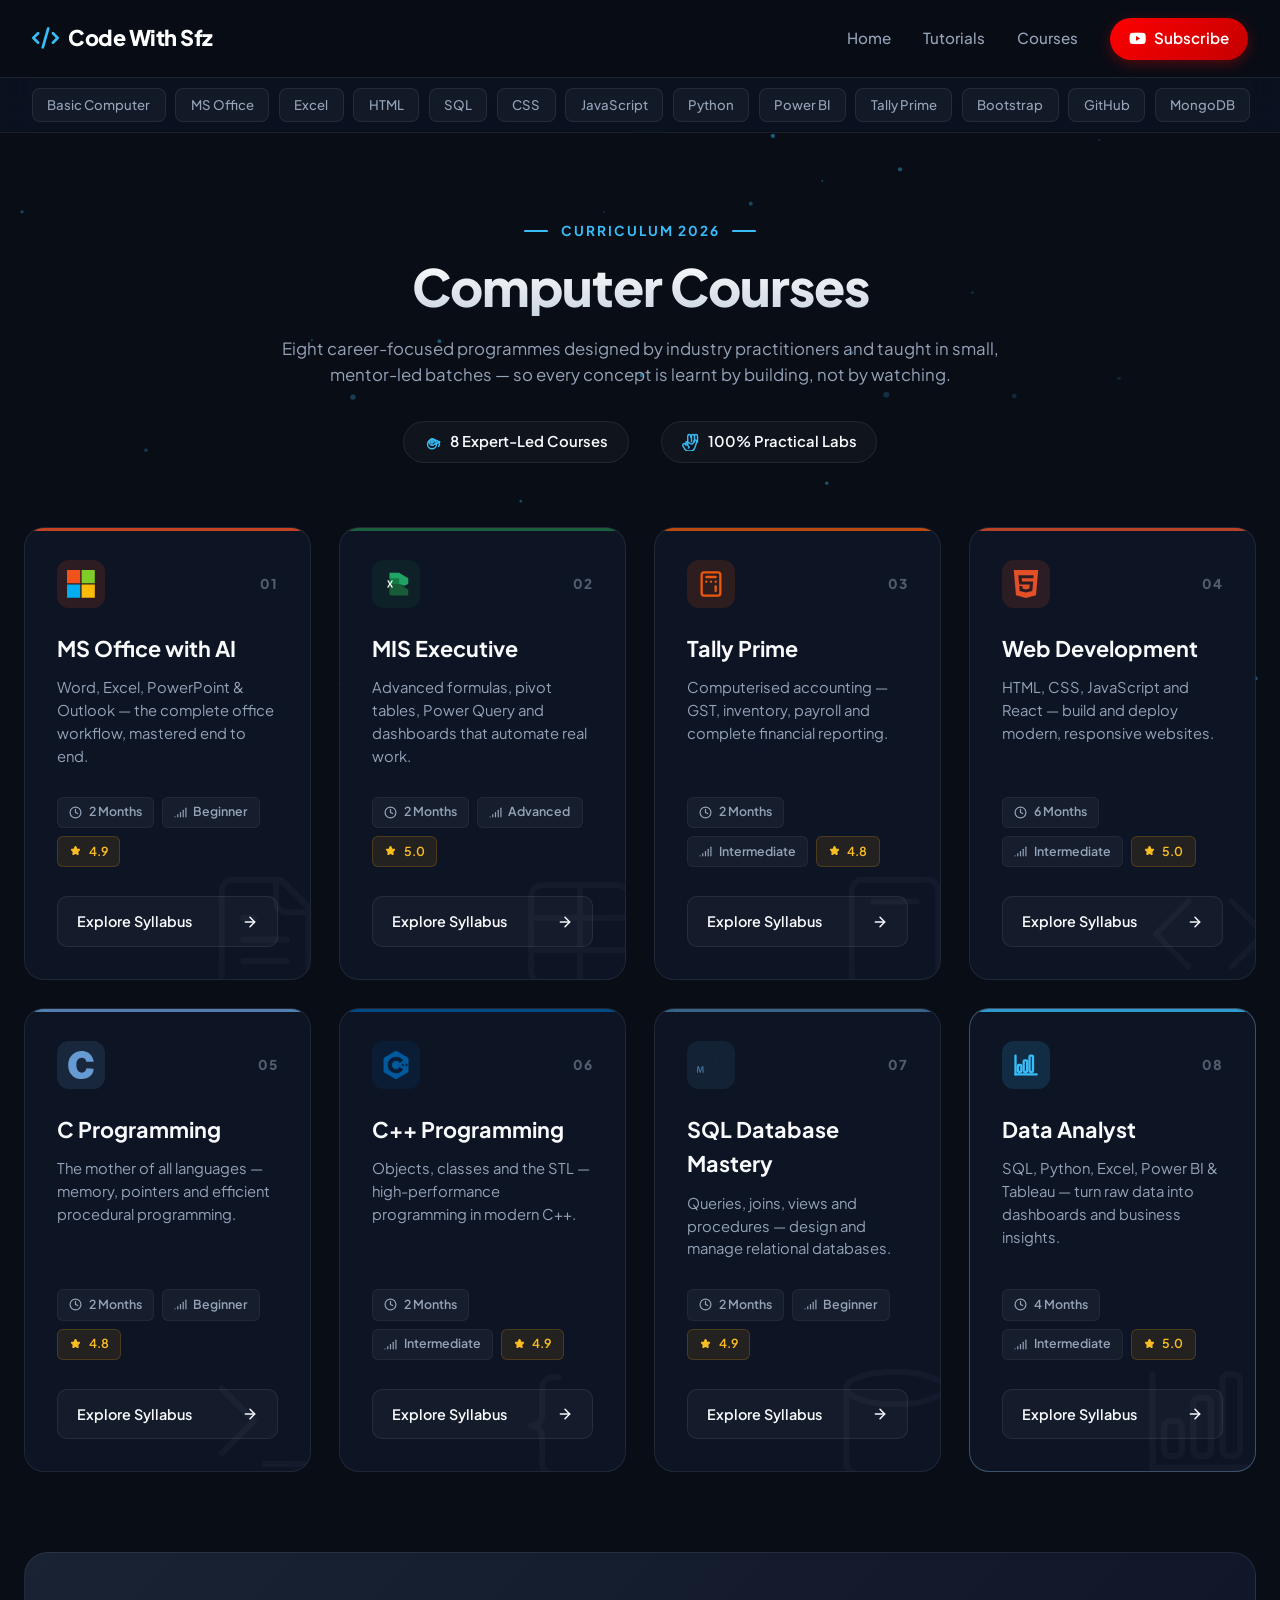
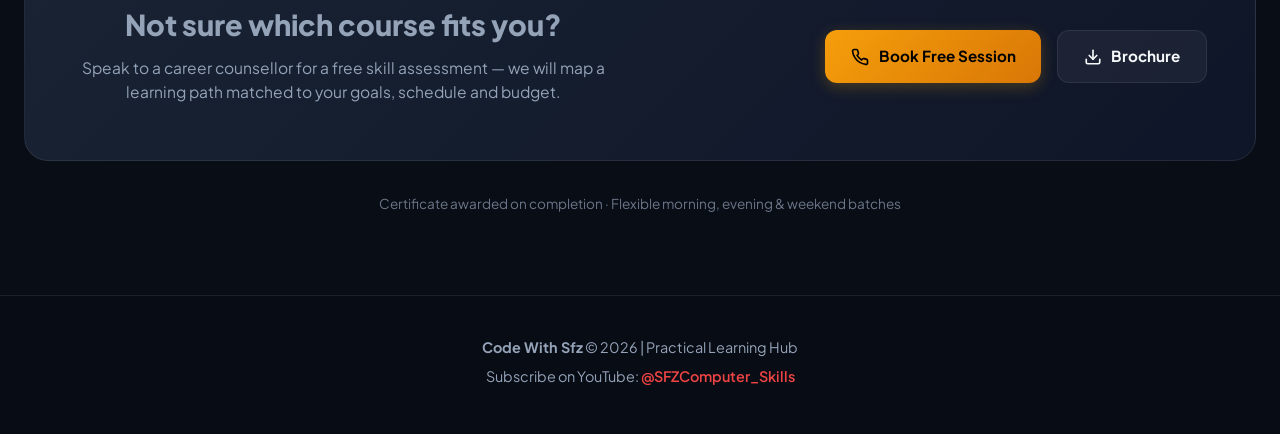
<file: Our Premium Computer Courses.html>
<!DOCTYPE html>
<html lang="en">
<head>
  <meta charset="UTF-8">
  <meta name="viewport" content="width=device-width, initial-scale=1.0">
  <title>Code With Sfz - Master Practical Tech Skills</title>
  <link rel="icon" type="image/x-icon" href="favicon/apple-touch-icon.png">
  <link href="https://fonts.googleapis.com/css2?family=Plus+Jakarta+Sans:wght@300;400;500;600;700;800&display=swap" rel="stylesheet">
  <link rel="stylesheet" href="https://cdnjs.cloudflare.com/ajax/libs/font-awesome/6.4.0/css/all.min.css">
  
  <style>
    /* ==========================================================================
       1. CORE RESET & VARIABLES
       ========================================================================== */
    :root {
      --bg-dark: #090d16;
      --bg-card: rgba(15, 23, 42, 0.75);
      --border-color: rgba(255, 255, 255, 0.08);
      --border-hover: rgba(56, 189, 248, 0.3);
      --text-main: #f8fafc;
      --text-muted: #94a3b8;
      --accent-blue: #38bdf8;
      --accent-gold: #f59e0b;
      --accent-red: #ef4444;
      --font-family: 'Plus Jakarta Sans', -apple-system, BlinkMacSystemFont, sans-serif;
    }

    *, *::before, *::after {
      box-sizing: border-box;
      margin: 0;
      padding: 0;
    }

    html {
      scroll-behavior: smooth;
    }

    body {
      background-color: var(--bg-dark);
      color: var(--text-main);
      font-family: var(--font-family);
      min-height: 100vh;
      line-height: 1.6;
      overflow-x: hidden;
      position: relative;
    }

    /* Animated Particle Canvas Background */
    #bgCanvas {
      position: fixed;
      top: 0;
      left: 0;
      width: 100%;
      height: 100%;
      z-index: -1;
      pointer-events: none;
    }

    /* ==========================================================================
       2. HEADER & NAVIGATION
       ========================================================================== */
    header {
      position: sticky;
      top: 0;
      z-index: 1000;
      background: rgba(9, 13, 22, 0.85);
      backdrop-filter: blur(16px);
      -webkit-backdrop-filter: blur(16px);
      border-bottom: 1px solid var(--border-color);
    }

    .main-nav {
      max-width: 1280px;
      margin: 0 auto;
      padding: 1.1rem 2rem;
      display: flex;
      justify-content: space-between;
      align-items: center;
    }

    .logo {
      font-size: 1.35rem;
      font-weight: 800;
      letter-spacing: -0.5px;
      color: #ffffff;
      display: flex;
      align-items: center;
      gap: 0.6rem;
    }

    .logo i {
      color: var(--accent-blue);
    }

    .nav-links {
      display: flex;
      align-items: center;
      gap: 2rem;
    }

    .nav-links a {
      color: var(--text-muted);
      text-decoration: none;
      font-weight: 500;
      font-size: 0.95rem;
      transition: color 0.2s ease;
    }

    .nav-links a:hover {
      color: var(--text-main);
    }

    .btn-yt {
      background: linear-gradient(135deg, #ff0000 0%, #c40000 100%);
      color: #ffffff !important;
      padding: 0.55rem 1.2rem;
      border-radius: 99px;
      font-weight: 600 !important;
      display: inline-flex;
      align-items: center;
      gap: 0.5rem;
      box-shadow: 0 4px 14px rgba(255, 0, 0, 0.3);
      transition: transform 0.2s ease, box-shadow 0.2s ease !important;
    }

    .btn-yt:hover {
      transform: translateY(-1px);
      box-shadow: 0 6px 20px rgba(255, 0, 0, 0.45);
    }

    /* Sub-Header Topic Navigation Chips */
    .topics-nav {
      background: rgba(15, 23, 42, 0.5);
      border-top: 1px solid var(--border-color);
      padding: 0.6rem 0;
      overflow-x: auto;
      scrollbar-width: none;
    }

    .topics-nav::-webkit-scrollbar {
      display: none;
    }

    .topics-wrapper {
      max-width: 1280px;
      margin: 0 auto;
      padding: 0 2rem;
      display: flex;
      gap: 0.6rem;
      white-space: nowrap;
    }

    .topic-chip {
      background: rgba(255, 255, 255, 0.04);
      border: 1px solid var(--border-color);
      color: var(--text-muted);
      padding: 0.35rem 0.9rem;
      border-radius: 8px;
      font-size: 0.825rem;
      font-weight: 500;
      text-decoration: none;
      transition: all 0.2s ease;
    }

    .topic-chip:hover {
      background: rgba(56, 189, 248, 0.1);
      border-color: var(--border-hover);
      color: var(--accent-blue);
    }

    /* ==========================================================================
       3. COURSES SECTION (GRID & CARDS)
       ========================================================================== */
    .luxe {
      position: relative;
      padding: 5rem 1.5rem;
    }

    .luxe-container {
      max-width: 1280px;
      margin: 0 auto;
    }

    /* Section Header */
    .luxe-header {
      text-align: center;
      max-width: 720px;
      margin: 0 auto 4rem auto;
    }

    .luxe-eyebrow {
      display: inline-flex;
      align-items: center;
      gap: 0.8rem;
      font-size: 0.85rem;
      font-weight: 700;
      text-transform: uppercase;
      letter-spacing: 2px;
      color: var(--accent-blue);
      margin-bottom: 1rem;
    }

    .luxe-eyebrow-rule {
      width: 24px;
      height: 2px;
      background: var(--accent-blue);
      display: inline-block;
      border-radius: 2px;
    }

    .luxe-title {
      font-size: clamp(2.2rem, 4vw, 3.2rem);
      font-weight: 800;
      letter-spacing: -1px;
      line-height: 1.15;
      margin-bottom: 1.2rem;
      background: linear-gradient(180deg, #ffffff 0%, #cbd5e1 100%);
      -webkit-background-clip: text;
      -webkit-text-fill-color: transparent;
    }

    .luxe-sub {
      color: var(--text-muted);
      font-size: 1.05rem;
      line-height: 1.6;
      margin-bottom: 2rem;
    }

    .luxe-stats {
      display: flex;
      justify-content: center;
      gap: 2rem;
      list-style: none;
    }

    .luxe-stat {
      display: flex;
      align-items: center;
      gap: 0.6rem;
      font-size: 0.925rem;
      font-weight: 600;
      color: var(--text-main);
      background: rgba(255, 255, 255, 0.03);
      padding: 0.5rem 1.2rem;
      border-radius: 99px;
      border: 1px solid var(--border-color);
    }

    .luxe-stat svg {
      width: 18px;
      height: 18px;
      stroke: var(--accent-blue);
    }

    /* Grid Layout */
    .luxe-grid {
      display: grid;
      grid-template-columns: repeat(auto-fit, minmax(280px, 1fr));
      gap: 1.75rem;
      list-style: none;
    }

    /* Card Component */
    .luxe-card {
      position: relative;
      background: var(--bg-card);
      border: 1px solid var(--border-color);
      border-radius: 20px;
      padding: 2rem;
      height: 100%;
      display: flex;
      flex-direction: column;
      justify-content: space-between;
      overflow: hidden;
      backdrop-filter: blur(12px);
      -webkit-backdrop-filter: blur(12px);
      transition: transform 0.3s cubic-bezier(0.16, 1, 0.3, 1), border-color 0.3s ease, box-shadow 0.3s ease;
    }

    .luxe-card:hover {
      transform: translateY(-6px);
      border-color: var(--ar);
      box-shadow: 0 12px 30px -10px var(--ag);
    }

    .luxe-card-edge {
      position: absolute;
      top: 0;
      left: 0;
      right: 0;
      height: 3px;
      background: var(--a);
      opacity: 0.8;
    }

    .luxe-card-watermark {
      position: absolute;
      right: -20px;
      bottom: -20px;
      opacity: 0.03;
      pointer-events: none;
      color: var(--text-main);
    }

    .luxe-card-top {
      display: flex;
      justify-content: space-between;
      align-items: center;
      margin-bottom: 1.5rem;
    }

    .luxe-icon {
      width: 48px;
      height: 48px;
      border-radius: 12px;
      background: var(--as);
      display: flex;
      align-items: center;
      justify-content: center;
      padding: 10px;
    }

    .luxe-brand {
      width: 100%;
      height: 100%;
      object-fit: contain;
    }

    .luxe-code {
      font-size: 0.85rem;
      font-weight: 800;
      color: var(--text-muted);
      opacity: 0.5;
      letter-spacing: 1px;
    }

    .luxe-card h3 {
      font-size: 1.35rem;
      font-weight: 700;
      margin-bottom: 0.6rem;
      color: var(--text-main);
    }

    .luxe-card p {
      color: var(--text-muted);
      font-size: 0.925rem;
      line-height: 1.55;
      margin-bottom: 1.8rem;
    }

    /* Card Metadata Chips */
    .luxe-meta {
      display: flex;
      flex-wrap: wrap;
      gap: 0.5rem;
      margin-bottom: 1.8rem;
    }

    .luxe-chip {
      display: inline-flex;
      align-items: center;
      gap: 0.4rem;
      font-size: 0.775rem;
      font-weight: 600;
      padding: 0.3rem 0.7rem;
      border-radius: 6px;
      background: rgba(255, 255, 255, 0.04);
      color: var(--text-muted);
      border: 1px solid rgba(255, 255, 255, 0.05);
    }

    .luxe-chip svg {
      width: 13px;
      height: 13px;
    }

    .luxe-chip--rate {
      background: rgba(245, 158, 11, 0.1);
      color: #fbbf24;
      border-color: rgba(245, 158, 11, 0.2);
    }

    .luxe-chip--rate svg {
      fill: #fbbf24;
      stroke: #fbbf24;
    }

    /* CTA Button */
    .luxe-card-cta {
      display: flex;
      align-items: center;
      justify-content: space-between;
      width: 100%;
      padding: 0.8rem 1.2rem;
      border-radius: 10px;
      background: rgba(255, 255, 255, 0.03);
      border: 1px solid var(--border-color);
      color: var(--text-main);
      text-decoration: none;
      font-weight: 600;
      font-size: 0.9rem;
      transition: all 0.2s ease;
    }

    .luxe-card-cta svg {
      width: 16px;
      height: 16px;
      transition: transform 0.2s ease;
    }

    .luxe-card-cta:hover {
      background: var(--a);
      border-color: var(--a);
      color: #ffffff;
    }

    .luxe-card-cta:hover svg {
      transform: translateX(4px);
    }

    /* Featured Badge for Special Cards */
    .luxe-card--featured {
      border-color: rgba(127, 176, 204, 0.4);
    }

    /* ==========================================================================
       4. CALL TO ACTION FOOTER BANNER
       ========================================================================== */
    .luxe-footer {
      margin-top: 5rem;
      background: linear-gradient(135deg, rgba(30, 41, 59, 0.8) 0%, rgba(15, 23, 42, 0.9) 100%);
      border: 1px solid var(--border-color);
      border-radius: 24px;
      padding: 3rem;
      display: flex;
      flex-wrap: wrap;
      align-items: center;
      justify-content: space-between;
      gap: 2rem;
    }

    .luxe-footer-text h2 {
      font-size: 1.8rem;
      font-weight: 800;
      margin-bottom: 0.5rem;
    }

    .luxe-footer-text p {
      color: var(--text-muted);
      max-width: 540px;
      font-size: 0.975rem;
    }

    .luxe-actions {
      display: flex;
      gap: 1rem;
      flex-wrap: wrap;
    }

    .luxe-btn {
      display: inline-flex;
      align-items: center;
      gap: 0.6rem;
      padding: 0.85rem 1.6rem;
      border-radius: 12px;
      font-weight: 700;
      font-size: 0.95rem;
      text-decoration: none;
      transition: all 0.2s ease;
    }

    .luxe-btn svg {
      width: 18px;
      height: 18px;
    }

    .luxe-btn--gold {
      background: linear-gradient(135deg, #f59e0b 0%, #d97706 100%);
      color: #000000;
      box-shadow: 0 4px 15px rgba(245, 158, 11, 0.25);
    }

    .luxe-btn--gold:hover {
      transform: translateY(-2px);
      box-shadow: 0 6px 20px rgba(245, 158, 11, 0.4);
    }

    .luxe-btn--ghost {
      background: rgba(255, 255, 255, 0.05);
      border: 1px solid var(--border-color);
      color: var(--text-main);
    }

    .luxe-btn--ghost:hover {
      background: rgba(255, 255, 255, 0.1);
      border-color: rgba(255, 255, 255, 0.2);
    }

    .luxe-note {
      text-align: center;
      color: var(--text-muted);
      font-size: 0.85rem;
      margin-top: 2rem;
      opacity: 0.7;
    }

    /* ==========================================================================
       5. MAIN FOOTER
       ========================================================================== */
    footer {
      border-top: 1px solid var(--border-color);
      padding: 2.5rem 1.5rem;
      text-align: center;
      color: var(--text-muted);
      font-size: 0.9rem;
      background: rgba(9, 13, 22, 0.95);
    }

    footer p {
      margin-bottom: 0.4rem;
    }

    footer a {
      text-decoration: none;
      font-weight: 600;
    }

    /* ==========================================================================
       6. RESPONSIVE DESIGN
       ========================================================================== */
    @media (max-width: 768px) {
      .main-nav {
        flex-direction: column;
        gap: 1rem;
      }
      .nav-links {
        width: 100%;
        justify-content: center;
        gap: 1.2rem;
      }
      .luxe-footer {
        padding: 2rem;
        flex-direction: column;
        text-align: center;
      }
      .luxe-footer-text p {
        margin: 0 auto;
      }
      .luxe-actions {
        width: 100%;
        justify-content: center;
      }
    }
  </style>
</head>
<body>

  <!-- Animated Particle Canvas -->
  <canvas id="bgCanvas"></canvas>

  <!-- Header -->
  <header>
    <nav class="main-nav">
      <div class="logo">
        <i class="fa-solid fa-code"></i> Code With Sfz
      </div>
      <div class="nav-links">
        <a href="index.html">Home</a>
        <a href="#videos">Tutorials</a>
        <a href="/Our Premium Computer Courses.html">Courses</a>
        <a href="https://www.youtube.com/@SFZComputer_Skills" target="_blank" class="btn-yt">
          <i class="fa-brands fa-youtube"></i> Subscribe
        </a>
      </div>
    </nav>
    
    <!-- Topics Navigation -->
    <div class="topics-nav">
      <div class="topics-wrapper">
         <a href="/BasicComp.html" class="topic-chip">Basic Computer</a>
        <a href="/BasicComp.html" class="topic-chip">MS Office</a>
        <a href="/Excel.html" class="topic-chip">Excel</a>
        <a href="/delete1.html" class="topic-chip">HTML</a>
        <a href="/sql.html" class="topic-chip">SQL</a>
        <a href="#" class="topic-chip">CSS</a>
        <a href="#" class="topic-chip">JavaScript</a>
        <a href="#" class="topic-chip">Python</a>
        <a href="#" class="topic-chip">Power BI</a>
        <a href="#" class="topic-chip">Tally Prime</a>
        <a href="#" class="topic-chip">Bootstrap</a>
        <a href="#" class="topic-chip">GitHub</a>
        <a href="#" class="topic-chip">MongoDB</a>
      </div>
    </div>
  </header>

  <section class="luxe" id="courses" aria-labelledby="courses-heading">
    <div class="luxe-container">
      <!-- Section Header -->
      <div class="luxe-header">
        <p class="luxe-eyebrow">
          <span class="luxe-eyebrow-rule"></span>
          Curriculum 2026
          <span class="luxe-eyebrow-rule"></span>
        </p>

        <h2 class="luxe-title" id="courses-heading">
          Computer Courses
        </h2>

        <p class="luxe-sub">
          Eight career-focused programmes designed by industry practitioners
          and taught in small, mentor-led batches — so every concept is learnt
          by building, not by watching.
        </p>

        <ul class="luxe-stats">
          <li class="luxe-stat">
            <svg viewBox="0 0 24 24" fill="none" stroke="currentColor" stroke-width="1.9" stroke-linecap="round" stroke-linejoin="round"><circle cx="12" cy="15" r="6"/><path d="M15.4 9a4.2 4.2 0 1 0 0 6l7-3Z"/><path d="M20.9 12 22 15l-1.1 3"/><path d="M9 12h6"/><path d="M12 9v6"/></svg>
            8 Expert-Led Courses
          </li>
          
          <li class="luxe-stat">
            <svg viewBox="0 0 24 24" fill="none" stroke="currentColor" stroke-width="1.9" stroke-linecap="round" stroke-linejoin="round"><path d="M10 20a1 1 0 0 0 .4-1.8c-1-.6-1.4-1.5-1.4-2.7V4a2 2 0 0 1 4 0v1.5"/><path d="M14 11.5V4a2 2 0 0 1 4 0v8"/><path d="M18 4a2 2 0 0 1 4 0v8"/><path d="m6.8 11.5 6.8 3.1a2 2 0 0 0 2.6-1.1l1.1-3a2 2 0 0 1 3.7 1.5l-2.7 8a6 6 0 0 1-5.7 4H9.4a5 5 0 0 1-4.3-2.5l-2.5-4.4a2 2 0 0 1 3.4-2.1l.8 1.5Z"/></svg>
            100% Practical Labs
          </li>
        </ul>
      </div>
  
      <!-- Course Grid -->
      <ul class="luxe-grid">
        <!-- 01 · MS Office -->
        <li>
          <article class="luxe-card" style="--a: #f25022; --as: rgba(242, 80, 34, 0.15); --ar: rgba(242, 80, 34, 0.4); --ag: rgba(242, 80, 34, 0.3)">
            <span class="luxe-card-edge" aria-hidden="true"></span>
            <svg class="luxe-card-watermark" width="130" height="130" viewBox="0 0 24 24" fill="none" stroke="currentColor" stroke-width="1.1" stroke-linecap="round" stroke-linejoin="round" aria-hidden="true"><path d="M15 2H6a2 2 0 0 0-2 2v16a2 2 0 0 0 2 2h12a2 2 0 0 0 2-2V7Z"/><path d="M14 2v4a2 2 0 0 0 2 2h4"/><path d="M10 9H8"/><path d="M16 13H8"/><path d="M16 17H8"/></svg>

            <div>
              <div class="luxe-card-top">
                <div class="luxe-icon">
                  <svg class="luxe-brand" viewBox="0 0 110 110" xmlns="http://www.w3.org/2000/svg"><path fill="#f1511b" d="M51.939 51.939H0V0h51.939z"/><path fill="#80cc28" d="M109.287 51.939H57.348V0h51.939z"/><path fill="#00adef" d="M51.938 109.307H0V57.368h51.938z"/><path fill="#fbbc09" d="M109.287 109.307H57.348V57.368h51.939z"/></svg>
                </div>
                <span class="luxe-code">01</span>
              </div>

              <h3>MS Office with AI</h3>
              <p>Word, Excel, PowerPoint &amp; Outlook — the complete office workflow, mastered end to end.</p>
            </div>

            <div>
              <div class="luxe-meta">
                <span class="luxe-chip">
                  <svg viewBox="0 0 24 24" fill="none" stroke="currentColor" stroke-width="2.2" stroke-linecap="round" stroke-linejoin="round"><circle cx="12" cy="12" r="10"/><polyline points="12 6 12 12 16 14"/></svg>
                  2 Months
                </span>
                <span class="luxe-chip">
                  <svg viewBox="0 0 24 24" fill="none" stroke="currentColor" stroke-width="2.2" stroke-linecap="round" stroke-linejoin="round"><path d="M2 20h.01"/><path d="M7 20v-4"/><path d="M12 20v-8"/><path d="M17 20V8"/><path d="M22 20V4"/></svg>
                  Beginner
                </span>
                <span class="luxe-chip luxe-chip--rate">
                  <svg viewBox="0 0 24 24" fill="none" stroke="currentColor" stroke-width="2.2" stroke-linecap="round" stroke-linejoin="round"><path d="M11.5 3.3a.5.5 0 0 1 1 0l2 4.1 4.5.7a.5.5 0 0 1 .3.8L16 12.4l.8 4.5a.5.5 0 0 1-.8.5l-4-2.1-4 2.1a.5.5 0 0 1-.8-.5l.8-4.5L4.7 8.9a.5.5 0 0 1 .3-.8l4.5-.7Z"/></svg>
                  4.9
                </span>
              </div>

              <a class="luxe-card-cta" href="ms_office_with_ai_course.html">
                <span>Explore Syllabus</span>
                <svg viewBox="0 0 24 24" fill="none" stroke="currentColor" stroke-width="2.2" stroke-linecap="round" stroke-linejoin="round"><path d="M5 12h14"/><path d="m12 5 7 7-7 7"/></svg>
              </a>
            </div>
          </article>
        </li>

        <!-- 02 · Advanced Excel -->
        <li>
          <article class="luxe-card" style="--a: #217346; --as: rgba(33, 115, 70, 0.15); --ar: rgba(33, 115, 70, 0.4); --ag: rgba(33, 115, 70, 0.3)">
            <span class="luxe-card-edge" aria-hidden="true"></span>
            <svg class="luxe-card-watermark" width="130" height="130" viewBox="0 0 24 24" fill="none" stroke="currentColor" stroke-width="1.1" stroke-linecap="round" stroke-linejoin="round" aria-hidden="true"><path d="M12 3v18"/><rect x="3" y="3" width="18" height="18" rx="2"/><path d="M3 9h18"/><path d="M3 15h18"/></svg>

            <div>
              <div class="luxe-card-top">
                <div class="luxe-icon">
                  <svg class="luxe-brand" viewBox="0 0 32 32" xmlns="http://www.w3.org/2000/svg"><path fill="#185c37" d="M19.581 15.35L8.512 13.4v14.409A1.19 1.19 0 0 0 9.705 29h19.1A1.19 1.19 0 0 0 30 27.809V22.5Z"/><path fill="#21a366" d="M19.581 3H9.705a1.19 1.19 0 0 0-1.193 1.191V9.5L19.581 16l5.861 1.95L30 16V9.5Z"/><path fill="#107c41" d="M8.512 9.5h11.069V16H8.512Z"/><path fill="#fff" d="m5.7 19.873l2.511-3.884l-2.3-3.862h1.847L9.013 14.6c.116.234.2.408.238.524h.017q.123-.281.26-.546l1.342-2.447h1.7l-2.359 3.84l2.419 3.905h-1.809l-1.45-2.711A2.4 2.4 0 0 1 9.2 16.8h-.024a1.7 1.7 0 0 1-.168.351l-1.493 2.722Z"/></svg>
                </div>
                <span class="luxe-code">02</span>
              </div>

              <h3>MIS Executive</h3>
              <p>Advanced formulas, pivot tables, Power Query and dashboards that automate real work.</p>
            </div>

            <div>
              <div class="luxe-meta">
                <span class="luxe-chip">
                  <svg viewBox="0 0 24 24" fill="none" stroke="currentColor" stroke-width="2.2" stroke-linecap="round" stroke-linejoin="round"><circle cx="12" cy="12" r="10"/><polyline points="12 6 12 12 16 14"/></svg>
                  2 Months
                </span>
                <span class="luxe-chip">
                  <svg viewBox="0 0 24 24" fill="none" stroke="currentColor" stroke-width="2.2" stroke-linecap="round" stroke-linejoin="round"><path d="M2 20h.01"/><path d="M7 20v-4"/><path d="M12 20v-8"/><path d="M17 20V8"/><path d="M22 20V4"/></svg>
                  Advanced
                </span>
                <span class="luxe-chip luxe-chip--rate">
                  <svg viewBox="0 0 24 24" fill="none" stroke="currentColor" stroke-width="2.2" stroke-linecap="round" stroke-linejoin="round"><path d="M11.5 3.3a.5.5 0 0 1 1 0l2 4.1 4.5.7a.5.5 0 0 1 .3.8L16 12.4l.8 4.5a.5.5 0 0 1-.8.5l-4-2.1-4 2.1a.5.5 0 0 1-.8-.5l.8-4.5L4.7 8.9a.5.5 0 0 1 .3-.8l4.5-.7Z"/></svg>
                  5.0
                </span>
              </div>

              <a class="luxe-card-cta" href="MIS Course.html">
                <span>Explore Syllabus</span>
                <svg viewBox="0 0 24 24" fill="none" stroke="currentColor" stroke-width="2.2" stroke-linecap="round" stroke-linejoin="round"><path d="M5 12h14"/><path d="m12 5 7 7-7 7"/></svg>
              </a>
            </div>
          </article>
        </li>

        <!-- 03 · Tally Prime -->
        <li>
          <article class="luxe-card" style="--a: #ea580c; --as: rgba(234, 88, 12, 0.15); --ar: rgba(234, 88, 12, 0.4); --ag: rgba(234, 88, 12, 0.3)">
            <span class="luxe-card-edge" aria-hidden="true"></span>
            <svg class="luxe-card-watermark" width="130" height="130" viewBox="0 0 24 24" fill="none" stroke="currentColor" stroke-width="1.1" stroke-linecap="round" stroke-linejoin="round" aria-hidden="true"><rect x="4" y="2" width="16" height="20" rx="2"/><line x1="8" x2="16" y1="6" y2="6"/></svg>

            <div>
              <div class="luxe-card-top">
                <div class="luxe-icon">
                  <svg viewBox="0 0 24 24" fill="none" stroke="#ea580c" stroke-width="2" stroke-linecap="round" stroke-linejoin="round"><rect x="4" y="2" width="16" height="20" rx="2"/><line x1="8" x2="16" y1="6" y2="6"/><line x1="16" x2="16" y1="14" y2="18"/><path d="M16 10h.01"/><path d="M12 10h.01"/><path d="M8 10h.01"/></svg>
                </div>
                <span class="luxe-code">03</span>
              </div>

              <h3>Tally Prime</h3>
              <p>Computerised accounting — GST, inventory, payroll and complete financial reporting.</p>
            </div>

            <div>
              <div class="luxe-meta">
                <span class="luxe-chip">
                  <svg viewBox="0 0 24 24" fill="none" stroke="currentColor" stroke-width="2.2" stroke-linecap="round" stroke-linejoin="round"><circle cx="12" cy="12" r="10"/><polyline points="12 6 12 12 16 14"/></svg>
                  2 Months
                </span>
                <span class="luxe-chip">
                  <svg viewBox="0 0 24 24" fill="none" stroke="currentColor" stroke-width="2.2" stroke-linecap="round" stroke-linejoin="round"><path d="M2 20h.01"/><path d="M7 20v-4"/><path d="M12 20v-8"/><path d="M17 20V8"/><path d="M22 20V4"/></svg>
                  Intermediate
                </span>
                <span class="luxe-chip luxe-chip--rate">
                  <svg viewBox="0 0 24 24" fill="none" stroke="currentColor" stroke-width="2.2" stroke-linecap="round" stroke-linejoin="round"><path d="M11.5 3.3a.5.5 0 0 1 1 0l2 4.1 4.5.7a.5.5 0 0 1 .3.8L16 12.4l.8 4.5a.5.5 0 0 1-.8.5l-4-2.1-4 2.1a.5.5 0 0 1-.8-.5l.8-4.5L4.7 8.9a.5.5 0 0 1 .3-.8l4.5-.7Z"/></svg>
                  4.8
                </span>
              </div>

              <a class="luxe-card-cta" href="#courses">
                <span>Explore Syllabus</span>
                <svg viewBox="0 0 24 24" fill="none" stroke="currentColor" stroke-width="2.2" stroke-linecap="round" stroke-linejoin="round"><path d="M5 12h14"/><path d="m12 5 7 7-7 7"/></svg>
              </a>
            </div>
          </article>
        </li>

        <!-- 04 · Web Development -->
        <li>
          <article class="luxe-card" style="--a: #e34f26; --as: rgba(227, 79, 38, 0.15); --ar: rgba(227, 79, 38, 0.4); --ag: rgba(227, 79, 38, 0.3)">
            <span class="luxe-card-edge" aria-hidden="true"></span>
            <svg class="luxe-card-watermark" width="130" height="130" viewBox="0 0 24 24" fill="none" stroke="currentColor" stroke-width="1.1" stroke-linecap="round" stroke-linejoin="round" aria-hidden="true"><path d="m8 6-6 6 6 6"/><path d="m16 6 6 6-6 6"/></svg>

            <div>
              <div class="luxe-card-top">
                <div class="luxe-icon">
                  <svg class="luxe-brand" viewBox="0 0 24 24" fill="#E34F26"><path d="M1.5 0h21l-1.91 21.563L11.977 24l-8.564-2.438L1.5 0zm7.031 9.75l-.232-2.718 10.059.003.23-2.622L5.412 4.41l.698 8.01h9.126l-.326 3.426-2.91.804-2.955-.81-.188-2.11H6.248l.33 4.171L12 19.351l5.379-1.443.744-8.157H8.531z"/></svg>
                </div>
                <span class="luxe-code">04</span>
              </div>

              <h3>Web Development</h3>
              <p>HTML, CSS, JavaScript and React — build and deploy modern, responsive websites.</p>
            </div>

            <div>
              <div class="luxe-meta">
                <span class="luxe-chip">
                  <svg viewBox="0 0 24 24" fill="none" stroke="currentColor" stroke-width="2.2" stroke-linecap="round" stroke-linejoin="round"><circle cx="12" cy="12" r="10"/><polyline points="12 6 12 12 16 14"/></svg>
                  6 Months
                </span>
                <span class="luxe-chip">
                  <svg viewBox="0 0 24 24" fill="none" stroke="currentColor" stroke-width="2.2" stroke-linecap="round" stroke-linejoin="round"><path d="M2 20h.01"/><path d="M7 20v-4"/><path d="M12 20v-8"/><path d="M17 20V8"/><path d="M22 20V4"/></svg>
                  Intermediate
                </span>
                <span class="luxe-chip luxe-chip--rate">
                  <svg viewBox="0 0 24 24" fill="none" stroke="currentColor" stroke-width="2.2" stroke-linecap="round" stroke-linejoin="round"><path d="M11.5 3.3a.5.5 0 0 1 1 0l2 4.1 4.5.7a.5.5 0 0 1 .3.8L16 12.4l.8 4.5a.5.5 0 0 1-.8.5l-4-2.1-4 2.1a.5.5 0 0 1-.8-.5l.8-4.5L4.7 8.9a.5.5 0 0 1 .3-.8l4.5-.7Z"/></svg>
                  5.0
                </span>
              </div>

              <a class="luxe-card-cta" href="#courses">
                <span>Explore Syllabus</span>
                <svg viewBox="0 0 24 24" fill="none" stroke="currentColor" stroke-width="2.2" stroke-linecap="round" stroke-linejoin="round"><path d="M5 12h14"/><path d="m12 5 7 7-7 7"/></svg>
              </a>
            </div>
          </article>
        </li>

        <!-- 05 · C -->
        <li>
          <article class="luxe-card" style="--a: #659ad2; --as: rgba(101, 154, 210, 0.15); --ar: rgba(101, 154, 210, 0.4); --ag: rgba(101, 154, 210, 0.3)">
            <span class="luxe-card-edge" aria-hidden="true"></span>
            <svg class="luxe-card-watermark" width="130" height="130" viewBox="0 0 24 24" fill="none" stroke="currentColor" stroke-width="1.1" stroke-linecap="round" stroke-linejoin="round" aria-hidden="true"><polyline points="4 17 10 11 4 5"/><line x2="20" x1="12" y1="19" y2="19"/></svg>

            <div>
              <div class="luxe-card-top">
                <div class="luxe-icon">
                  <svg class="luxe-brand" viewBox="0 0 24 24" fill="#659AD2"><path d="M16.5921 9.1962s-.354-3.298-3.627-3.39c-3.2741-.09-4.9552 2.474-4.9552 6.14 0 3.6651 1.858 6.5972 5.0451 6.5972 3.184 0 3.5381-3.665 3.5381-3.665l6.1041.365s.36 3.31-2.196 5.836c-2.552 2.5241-5.6901 2.9371-7.8762 2.9201-2.19-.017-5.2261.034-8.1602-2.97-2.938-3.0101-3.436-5.9302-3.436-8.8002 0-2.8701.556-6.6702 4.047-9.5502C7.444.72 9.849 0 12.254 0c10.0422 0 10.7172 9.2602 10.7172 9.2602z"/></svg>
                </div>
                <span class="luxe-code">05</span>
              </div>

              <h3>C Programming</h3>
              <p>The mother of all languages — memory, pointers and efficient procedural programming.</p>
            </div>

            <div>
              <div class="luxe-meta">
                <span class="luxe-chip">
                  <svg viewBox="0 0 24 24" fill="none" stroke="currentColor" stroke-width="2.2" stroke-linecap="round" stroke-linejoin="round"><circle cx="12" cy="12" r="10"/><polyline points="12 6 12 12 16 14"/></svg>
                  2 Months
                </span>
                <span class="luxe-chip">
                  <svg viewBox="0 0 24 24" fill="none" stroke="currentColor" stroke-width="2.2" stroke-linecap="round" stroke-linejoin="round"><path d="M2 20h.01"/><path d="M7 20v-4"/><path d="M12 20v-8"/><path d="M17 20V8"/><path d="M22 20V4"/></svg>
                  Beginner
                </span>
                <span class="luxe-chip luxe-chip--rate">
                  <svg viewBox="0 0 24 24" fill="none" stroke="currentColor" stroke-width="2.2" stroke-linecap="round" stroke-linejoin="round"><path d="M11.5 3.3a.5.5 0 0 1 1 0l2 4.1 4.5.7a.5.5 0 0 1 .3.8L16 12.4l.8 4.5a.5.5 0 0 1-.8.5l-4-2.1-4 2.1a.5.5 0 0 1-.8-.5l.8-4.5L4.7 8.9a.5.5 0 0 1 .3-.8l4.5-.7Z"/></svg>
                  4.8
                </span>
              </div>

              <a class="luxe-card-cta" href="#courses">
                <span>Explore Syllabus</span>
                <svg viewBox="0 0 24 24" fill="none" stroke="currentColor" stroke-width="2.2" stroke-linecap="round" stroke-linejoin="round"><path d="M5 12h14"/><path d="m12 5 7 7-7 7"/></svg>
              </a>
            </div>
          </article>
        </li>

        <!-- 06 · C++ -->
        <li>
          <article class="luxe-card" style="--a: #00599c; --as: rgba(0, 89, 156, 0.15); --ar: rgba(0, 89, 156, 0.4); --ag: rgba(0, 89, 156, 0.3)">
            <span class="luxe-card-edge" aria-hidden="true"></span>
            <svg class="luxe-card-watermark" width="130" height="130" viewBox="0 0 24 24" fill="none" stroke="currentColor" stroke-width="1.1" stroke-linecap="round" stroke-linejoin="round" aria-hidden="true"><path d="M8 3H7a2 2 0 0 0-2 2v5a2 2 0 0 1-2 2 2 2 0 0 1 2 2v5a2 2 0 0 0 2 2h1"/></svg>

            <div>
              <div class="luxe-card-top">
                <div class="luxe-icon">
                  <svg class="luxe-brand" viewBox="0 0 24 24" fill="#00599C"><path d="M22.394 6c-.167-.29-.398-.543-.652-.69L12.926.22c-.509-.294-1.34-.294-1.848 0L2.26 5.31c-.508.293-.923 1.013-.923 1.6v10.18c0 .294.104.62.271.91.167.29.398.543.652.69l8.816 5.09c.508.293 1.34.293 1.848 0l8.816-5.09c.254-.147.485-.4.652-.69.167-.29.27-.616.27-.91V6.91c.003-.294-.1-.62-.268-.91zM12 19.11c-3.92 0-7.109-3.19-7.109-7.11 0-3.92 3.19-7.11 7.11-7.11a7.133 7.133 0 016.156 3.553l-3.076 1.78a3.567 3.567 0 00-3.08-1.78A3.56 3.56 0 008.444 12 3.56 3.56 0 0012 15.555a3.57 3.57 0 003.08-1.778l3.078 1.78A7.135 7.135 0 0112 19.11zm7.11-6.715h-.79v.79h-.79v-.79h-.79v-.79h.79v-.79h.79v.79h.79zm2.962 0h-.79v.79h-.79v-.79h-.79v-.79h.79v-.79h.79v.79h.79z"/></svg>
                </div>
                <span class="luxe-code">06</span>
              </div>

              <h3>C++ Programming</h3>
              <p>Objects, classes and the STL — high-performance programming in modern C++.</p>
            </div>

            <div>
              <div class="luxe-meta">
                <span class="luxe-chip">
                  <svg viewBox="0 0 24 24" fill="none" stroke="currentColor" stroke-width="2.2" stroke-linecap="round" stroke-linejoin="round"><circle cx="12" cy="12" r="10"/><polyline points="12 6 12 12 16 14"/></svg>
                  2 Months
                </span>
                <span class="luxe-chip">
                  <svg viewBox="0 0 24 24" fill="none" stroke="currentColor" stroke-width="2.2" stroke-linecap="round" stroke-linejoin="round"><path d="M2 20h.01"/><path d="M7 20v-4"/><path d="M12 20v-8"/><path d="M17 20V8"/><path d="M22 20V4"/></svg>
                  Intermediate
                </span>
                <span class="luxe-chip luxe-chip--rate">
                  <svg viewBox="0 0 24 24" fill="none" stroke="currentColor" stroke-width="2.2" stroke-linecap="round" stroke-linejoin="round"><path d="M11.5 3.3a.5.5 0 0 1 1 0l2 4.1 4.5.7a.5.5 0 0 1 .3.8L16 12.4l.8 4.5a.5.5 0 0 1-.8.5l-4-2.1-4 2.1a.5.5 0 0 1-.8-.5l.8-4.5L4.7 8.9a.5.5 0 0 1 .3-.8l4.5-.7Z"/></svg>
                  4.9
                </span>
              </div>

              <a class="luxe-card-cta" href="#courses">
                <span>Explore Syllabus</span>
                <svg viewBox="0 0 24 24" fill="none" stroke="currentColor" stroke-width="2.2" stroke-linecap="round" stroke-linejoin="round"><path d="M5 12h14"/><path d="m12 5 7 7-7 7"/></svg>
              </a>
            </div>
          </article>
        </li>

        <!-- 07 · SQL -->
        <li>
          <article class="luxe-card" style="--a: #4479a1; --as: rgba(68, 121, 161, 0.15); --ar: rgba(68, 121, 161, 0.4); --ag: rgba(68, 121, 161, 0.3)">
            <span class="luxe-card-edge" aria-hidden="true"></span>
            <svg class="luxe-card-watermark" width="130" height="130" viewBox="0 0 24 24" fill="none" stroke="currentColor" stroke-width="1.1" stroke-linecap="round" stroke-linejoin="round" aria-hidden="true"><ellipse cx="12" cy="5" rx="9" ry="3"/><path d="M3 5v14a9 3 0 0 0 18 0V5"/></svg>

            <div>
              <div class="luxe-card-top">
                <div class="luxe-icon">
                  <svg class="luxe-brand" viewBox="0 0 24 24" fill="#4479A1"><path d="M16.405 5.501c-.115 0-.193.014-.274.033v.013h.014c.054.104.146.18.214.273.054.107.1.214.154.32l.014-.015c.094-.066.14-.172.14-.333-.04-.047-.046-.094-.08-.14-.04-.067-.126-.1-.18-.153zM5.77 18.695h-.927a50.854 50.854 0 00-.27-4.41h-.008l-1.41 4.41H2.45l-1.4-4.41h-.01a72.892 72.892 0 00-.195 4.41H0c.055-1.966.192-3.81.41-5.53h1.15l1.335 4.064h.008l1.347-4.064h1.095c.242 2.015.384 3.86.428 5.53z"/></svg>
                </div>
                <span class="luxe-code">07</span>
              </div>

              <h3>SQL Database Mastery</h3>
              <p>Queries, joins, views and procedures — design and manage relational databases.</p>
            </div>

            <div>
              <div class="luxe-meta">
                <span class="luxe-chip">
                  <svg viewBox="0 0 24 24" fill="none" stroke="currentColor" stroke-width="2.2" stroke-linecap="round" stroke-linejoin="round"><circle cx="12" cy="12" r="10"/><polyline points="12 6 12 12 16 14"/></svg>
                  2 Months
                </span>
                <span class="luxe-chip">
                  <svg viewBox="0 0 24 24" fill="none" stroke="currentColor" stroke-width="2.2" stroke-linecap="round" stroke-linejoin="round"><path d="M2 20h.01"/><path d="M7 20v-4"/><path d="M12 20v-8"/><path d="M17 20V8"/><path d="M22 20V4"/></svg>
                  Beginner
                </span>
                <span class="luxe-chip luxe-chip--rate">
                  <svg viewBox="0 0 24 24" fill="none" stroke="currentColor" stroke-width="2.2" stroke-linecap="round" stroke-linejoin="round"><path d="M11.5 3.3a.5.5 0 0 1 1 0l2 4.1 4.5.7a.5.5 0 0 1 .3.8L16 12.4l.8 4.5a.5.5 0 0 1-.8.5l-4-2.1-4 2.1a.5.5 0 0 1-.8-.5l.8-4.5L4.7 8.9a.5.5 0 0 1 .3-.8l4.5-.7Z"/></svg>
                  4.9
                </span>
              </div>

              <a class="luxe-card-cta" href="#courses">
                <span>Explore Syllabus</span>
                <svg viewBox="0 0 24 24" fill="none" stroke="currentColor" stroke-width="2.2" stroke-linecap="round" stroke-linejoin="round"><path d="M5 12h14"/><path d="m12 5 7 7-7 7"/></svg>
              </a>
            </div>
          </article>
        </li>

        <!-- 08 · Data Analyst -->
        <li>
          <article class="luxe-card luxe-card--featured" style="--a: #38bdf8; --as: rgba(56, 189, 248, 0.15); --ar: rgba(56, 189, 248, 0.4); --ag: rgba(56, 189, 248, 0.3)">
            <span class="luxe-card-edge" aria-hidden="true"></span>
            <svg class="luxe-card-watermark" width="140" height="140" viewBox="0 0 24 24" fill="none" stroke="currentColor" stroke-width="1.1" stroke-linecap="round" stroke-linejoin="round" aria-hidden="true">
              <path d="M3 20V4"/><path d="M3 20H21"/>
              <rect x="5" y="12" width="3" height="6" rx="1"/><rect x="10" y="8" width="3" height="10" rx="1"/><rect x="15" y="4" width="3" height="14" rx="1"/>
            </svg>

            <div>
              <div class="luxe-card-top">
                <div class="luxe-icon">
                  <svg class="luxe-brand" viewBox="0 0 24 24" fill="none" stroke="#38bdf8" stroke-width="2" stroke-linecap="round" stroke-linejoin="round">
                    <path d="M3 20V4"/><path d="M3 20H21"/>
                    <rect x="5" y="12" width="3" height="6" rx="1"/><rect x="10" y="8" width="3" height="10" rx="1"/><rect x="15" y="4" width="3" height="14" rx="1"/>
                  </svg>
                </div>
                <span class="luxe-code">08</span>
              </div>

              <h3>Data Analyst</h3>
              <p>SQL, Python, Excel, Power BI &amp; Tableau — turn raw data into dashboards and business insights.</p>
            </div>

            <div>
              <div class="luxe-meta">
                <span class="luxe-chip">
                  <svg viewBox="0 0 24 24" fill="none" stroke="currentColor" stroke-width="2.2" stroke-linecap="round" stroke-linejoin="round"><circle cx="12" cy="12" r="10"/><polyline points="12 6 12 12 16 14"/></svg>
                  4 Months
                </span>
                <span class="luxe-chip">
                  <svg viewBox="0 0 24 24" fill="none" stroke="currentColor" stroke-width="2.2" stroke-linecap="round" stroke-linejoin="round"><path d="M2 20h.01"/><path d="M7 20v-4"/><path d="M12 20v-8"/><path d="M17 20V8"/><path d="M22 20V4"/></svg>
                  Intermediate
                </span>
                <span class="luxe-chip luxe-chip--rate">
                  <svg viewBox="0 0 24 24" fill="none" stroke="currentColor" stroke-width="2.2" stroke-linecap="round" stroke-linejoin="round"><path d="M11.5 3.3a.5.5 0 0 1 1 0l2 4.1 4.5.7a.5.5 0 0 1 .3.8L16 12.4l.8 4.5a.5.5 0 0 1-.8.5l-4-2.1-4 2.1a.5.5 0 0 1-.8-.5l.8-4.5L4.7 8.9a.5.5 0 0 1 .3-.8l4.5-.7Z"/></svg>
                  5.0
                </span>
              </div>

              <a class="luxe-card-cta" href="data_analyst_course.html">
                <span>Explore Syllabus</span>
                <svg viewBox="0 0 24 24" fill="none" stroke="currentColor" stroke-width="2.2" stroke-linecap="round" stroke-linejoin="round"><path d="M5 12h14"/><path d="m12 5 7 7-7 7"/></svg>
              </a>
            </div>
          </article>
        </li>
      </ul>

      <!-- CTA Footer Banner -->
      <footer class="luxe-footer">
        <div class="luxe-footer-text">
          <h2>Not sure which course fits you?</h2>
          <p>
            Speak to a career counsellor for a free skill assessment — we will
            map a learning path matched to your goals, schedule and budget.
          </p>
        </div>

        <div class="luxe-actions">
          <a class="luxe-btn luxe-btn--gold" href="#contact">
            <svg viewBox="0 0 24 24" fill="none" stroke="currentColor" stroke-width="2.2" stroke-linecap="round" stroke-linejoin="round"><path d="M22 16.92v3a2 2 0 0 1-2.18 2 19.79 19.79 0 0 1-8.63-3.07 19.5 19.5 0 0 1-6-6 19.79 19.79 0 0 1-3.07-8.67A2 2 0 0 1 4.11 2h3a2 2 0 0 1 2 1.72 12.84 12.84 0 0 0 .7 2.81 2 2 0 0 1-.45 2.11L8.09 9.91a16 16 0 0 0 6 6l1.27-1.27a2 2 0 0 1 2.11-.45 12.84 12.84 0 0 0 2.81.7A2 2 0 0 1 22 16.92z"/></svg>
            Book Free Session
          </a>
          <a class="luxe-btn luxe-btn--ghost" href="#brochure">
            <svg viewBox="0 0 24 24" fill="none" stroke="currentColor" stroke-width="2.2" stroke-linecap="round" stroke-linejoin="round"><path d="M21 15v4a2 2 0 0 1-2 2H5a2 2 0 0 1-2-2v-4"/><polyline points="7 10 12 15 17 10"/><line x2="12" x1="12" y1="3" y2="15"/></svg>
            Brochure
          </a>
        </div>
      </footer>

      <p class="luxe-note">
        Certificate awarded on completion · Flexible morning, evening &amp; weekend batches
      </p>
    </div>
  </section>

  <!-- Footer -->
  <footer>
    <p><strong>Code With Sfz</strong> © 2026 | Practical Learning Hub</p>
    <p>Subscribe on YouTube: <a href="https://www.youtube.com/@SFZComputer_Skills" target="_blank" style="color:var(--accent-red);">@SFZComputer_Skills</a></p>
  </footer>

  <script>
    // Canvas Particle Background Setup
    const canvas = document.getElementById('bgCanvas');
    const ctx = canvas.getContext('2d');
    let particles = [];

    function resizeCanvas() {
      canvas.width = window.innerWidth;
      canvas.height = window.innerHeight;
    }
    window.addEventListener('resize', resizeCanvas);
    resizeCanvas();

    class Particle {
      constructor() {
        this.x = Math.random() * canvas.width;
        this.y = Math.random() * canvas.height;
        this.size = Math.random() * 2 + 1;
        this.speedX = (Math.random() - 0.5) * 0.4;
        this.speedY = (Math.random() - 0.5) * 0.4;
        this.opacity = Math.random() * 0.4 + 0.1;
      }
      update() {
        this.x += this.speedX;
        this.y += this.speedY;
        if (this.x < 0 || this.x > canvas.width) this.speedX *= -1;
        if (this.y < 0 || this.y > canvas.height) this.speedY *= -1;
      }
      draw() {
        ctx.fillStyle = `rgba(56, 189, 248, ${this.opacity})`;
        ctx.beginPath();
        ctx.arc(this.x, this.y, this.size, 0, Math.PI * 2);
        ctx.fill();
      }
    }

    for (let i = 0; i < 40; i++) {
      particles.push(new Particle());
    }

    function animateParticles() {
      ctx.clearRect(0, 0, canvas.width, canvas.height);
      particles.forEach(p => {
        p.update();
        p.draw();
      });
      requestAnimationFrame(animateParticles);
    }
    animateParticles();
  </script>

</body>
</html>
</file>
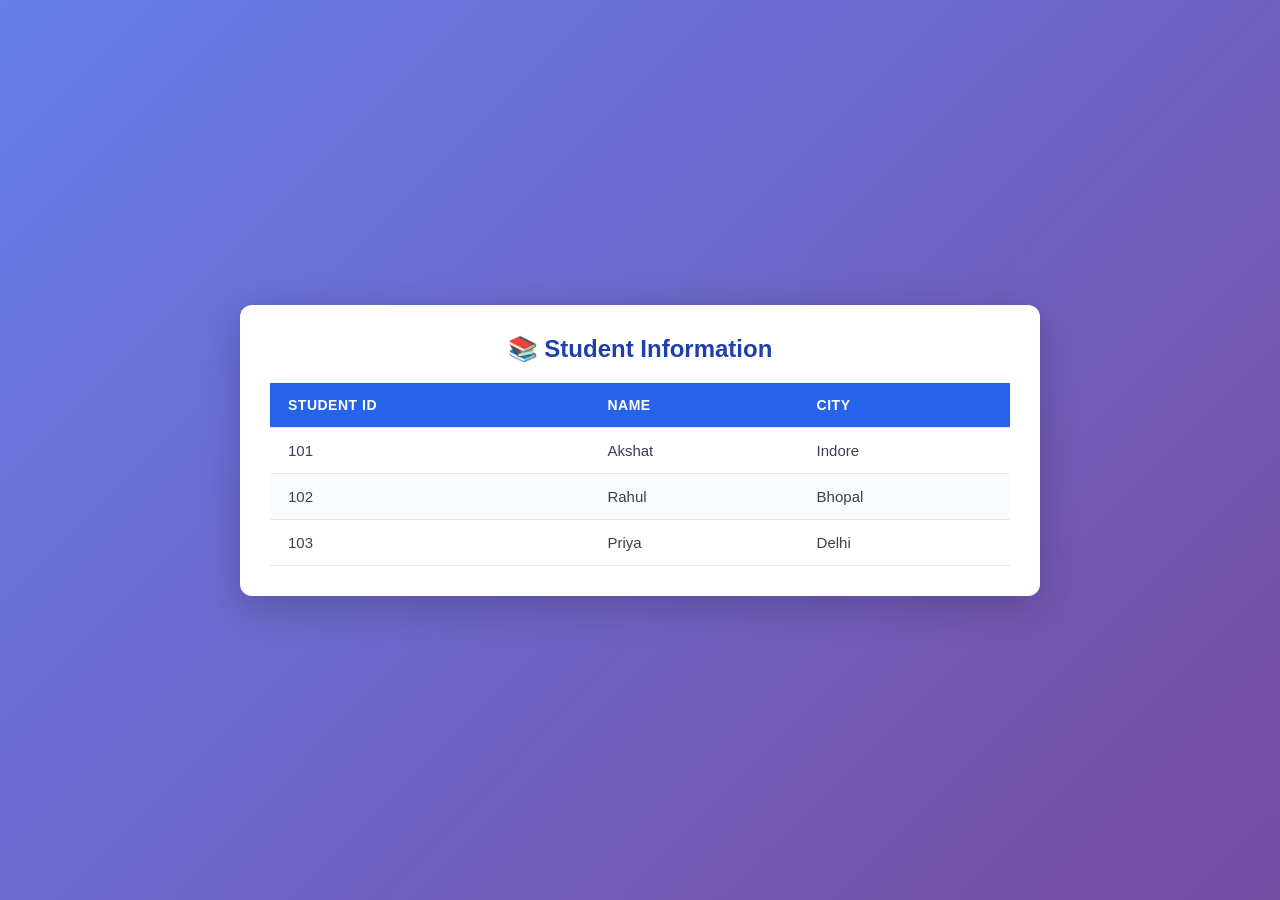
<file: responsive_table.html>
<!DOCTYPE html>
<html lang="en">

<head>
    <meta charset="UTF-8">
    <meta name="viewport" content="width=device-width, initial-scale=1.0">
    <title>Responsive Student Table</title>
    <style>
        * {
            margin: 0;
            padding: 0;
            box-sizing: border-box;
        }

        body {
            font-family: 'Segoe UI', Tahoma, Geneva, Verdana, sans-serif;
            background: linear-gradient(135deg, #667eea 0%, #764ba2 100%);
            min-height: 100vh;
            display: flex;
            align-items: center;
            justify-content: center;
            padding: 20px;
        }

        .table-container {
            background: #fff;
            padding: 30px;
            border-radius: 12px;
            box-shadow: 0 10px 40px rgba(0, 0, 0, 0.2);
            width: 100%;
            max-width: 800px;
        }

        h2 {
            text-align: center;
            margin-bottom: 20px;
            color: #1e40af;
            font-size: 24px;
        }

        /* Table wrapper for horizontal scroll on small screens */
        .table-wrapper {
            overflow-x: auto;
            -webkit-overflow-scrolling: touch;
        }

        table {
            width: 100%;
            border-collapse: collapse;
            min-width: 400px;
        }

        th,
        td {
            padding: 14px 18px;
            text-align: left;
            border-bottom: 1px solid #e5e7eb;
        }

        th {
            background: #2563eb;
            color: #fff;
            font-weight: 600;
            text-transform: uppercase;
            font-size: 14px;
            letter-spacing: 0.5px;
        }

        tr:nth-child(even) {
            background: #f9fafb;
        }

        tr:hover {
            background: #eff6ff;
            transition: background 0.3s ease;
        }

        td {
            color: #374151;
            font-size: 15px;
        }

        /* Mobile: Card-style layout */
        @media (max-width: 600px) {
            .table-container {
                padding: 20px 15px;
            }

            h2 {
                font-size: 20px;
            }

            thead {
                display: none;
            }

            table,
            tbody,
            tr,
            td {
                display: block;
                width: 100%;
            }

            tr {
                margin-bottom: 15px;
                background: #f9fafb;
                border-radius: 8px;
                padding: 10px;
                box-shadow: 0 2px 6px rgba(0, 0, 0, 0.08);
            }

            td {
                padding: 10px 12px;
                border-bottom: 1px solid #e5e7eb;
                text-align: right;
                position: relative;
            }

            td:last-child {
                border-bottom: none;
            }

            /* Add labels using data-label */
            td::before {
                content: attr(data-label);
                position: absolute;
                left: 12px;
                top: 10px;
                font-weight: 600;
                color: #2563eb;
                text-transform: uppercase;
                font-size: 12px;
            }

            td {
                padding-left: 50%;
            }
        }
    </style>
</head>

<body>
    <div class="table-container">
        <h2>📚 Student Information</h2>
        <div class="table-wrapper">
            <table>
                <thead>
                    <tr>
                        <th>Student ID</th>
                        <th>Name</th>
                        <th>City</th>
                    </tr>
                </thead>
                <tbody>
                    <tr>
                        <td data-label="Student ID">101</td>
                        <td data-label="Name">Akshat</td>
                        <td data-label="City">Indore</td>
                    </tr>
                    <tr>
                        <td data-label="Student ID">102</td>
                        <td data-label="Name">Rahul</td>
                        <td data-label="City">Bhopal</td>
                    </tr>
                    <tr>
                        <td data-label="Student ID">103</td>
                        <td data-label="Name">Priya</td>
                        <td data-label="City">Delhi</td>
                    </tr>
                </tbody>
            </table>
        </div>
    </div>
</body>

</html>
</file>
